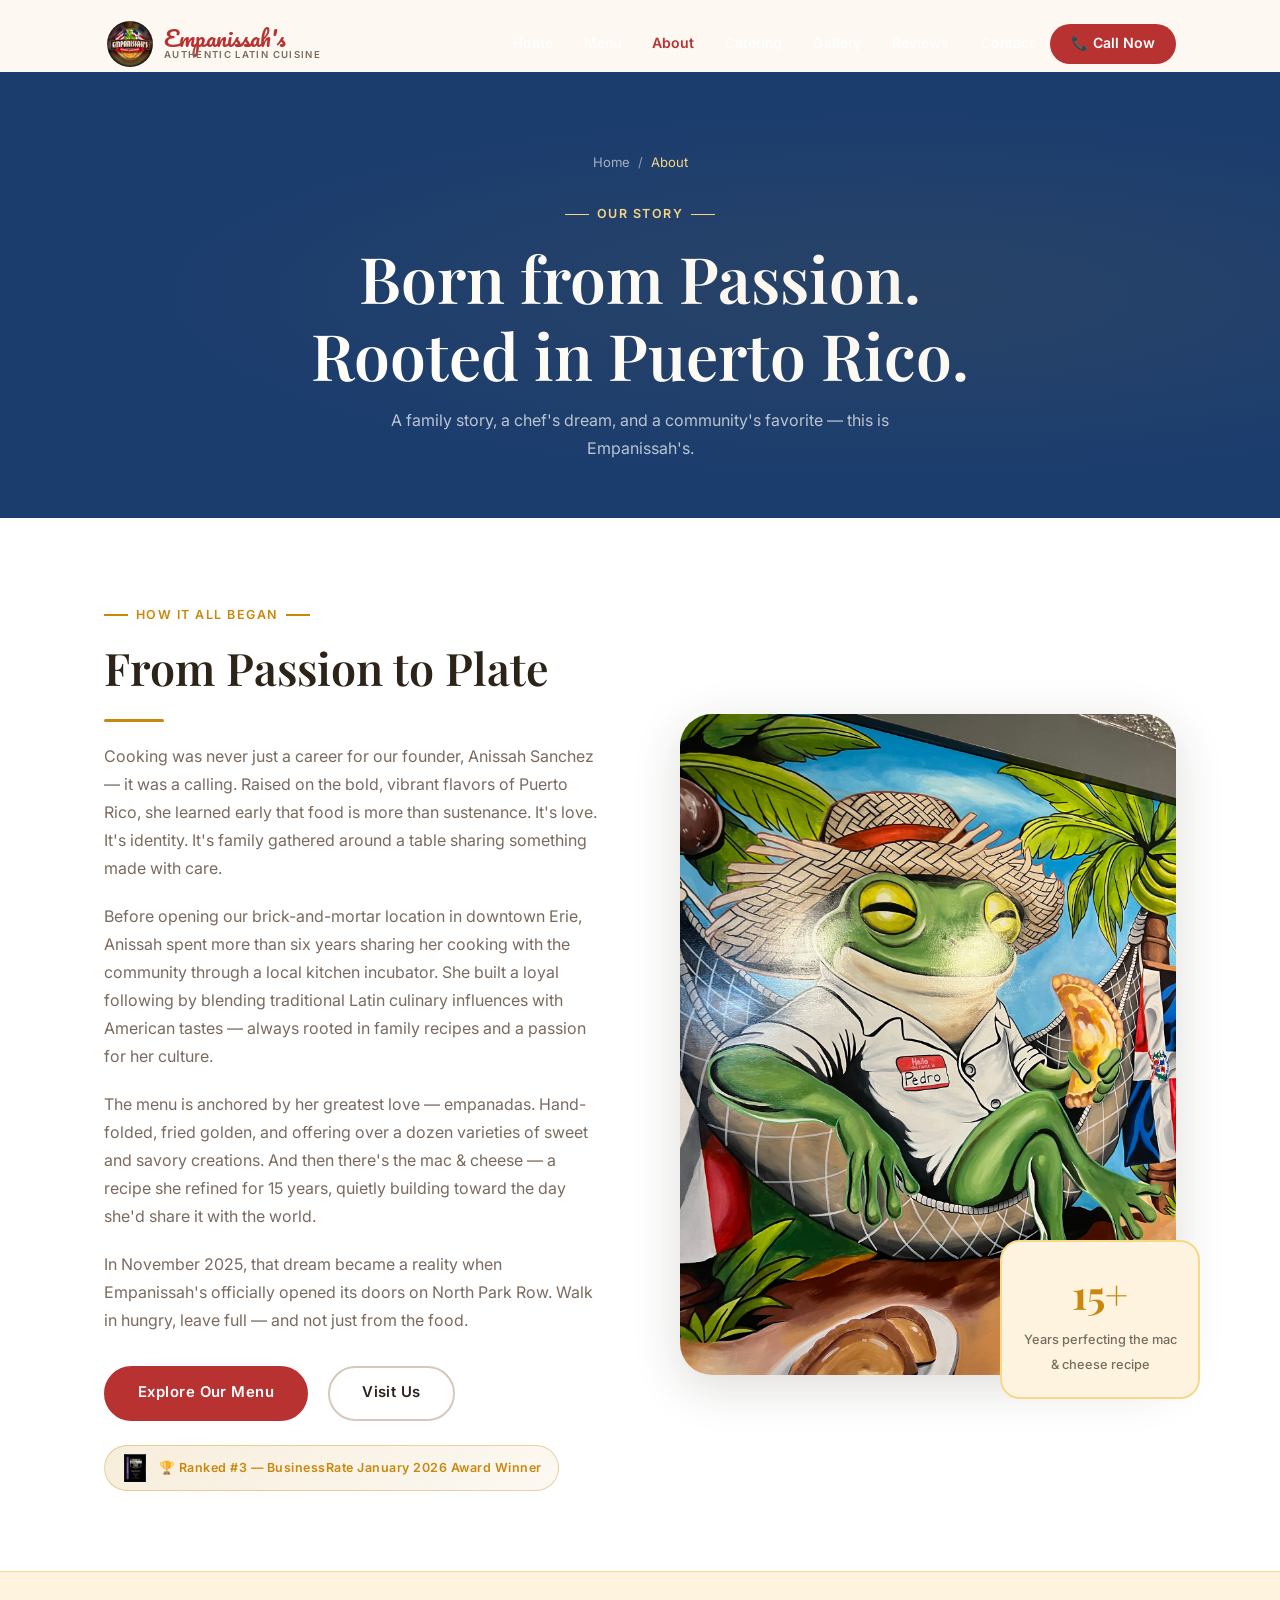
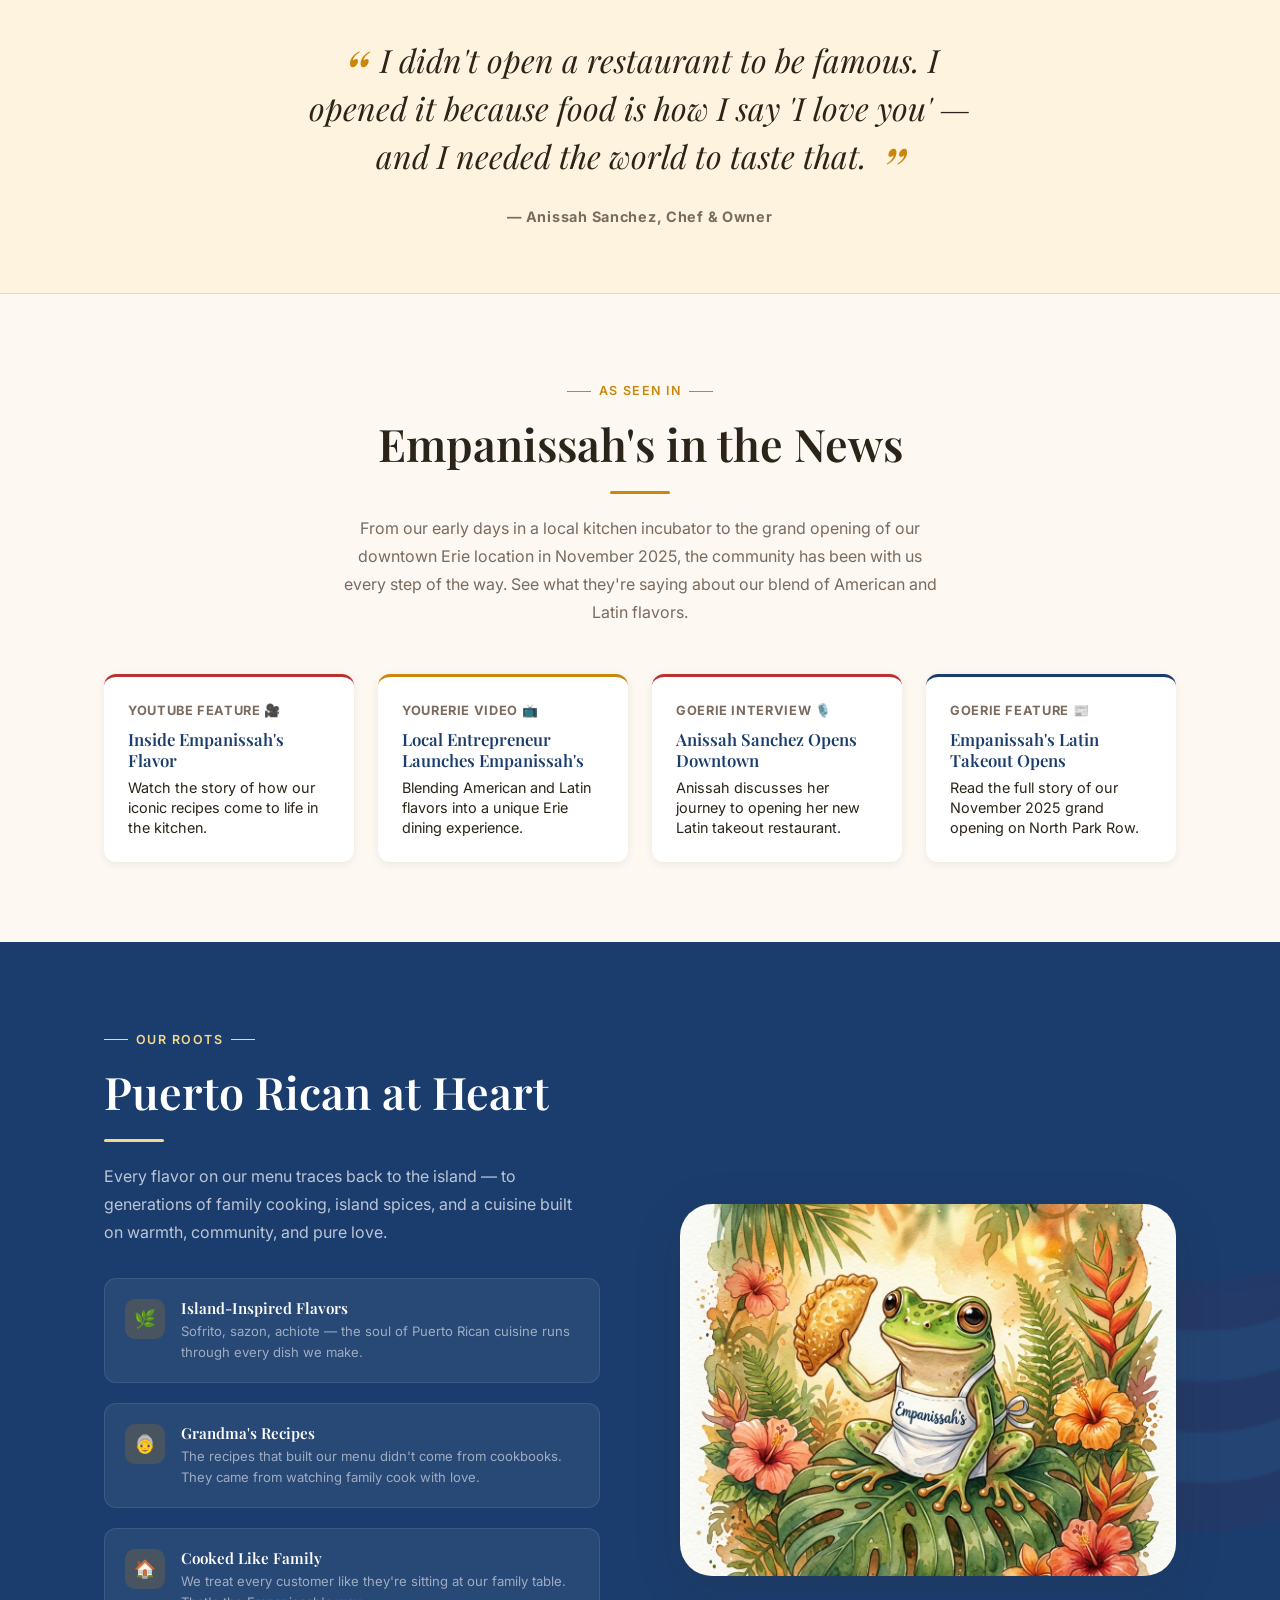
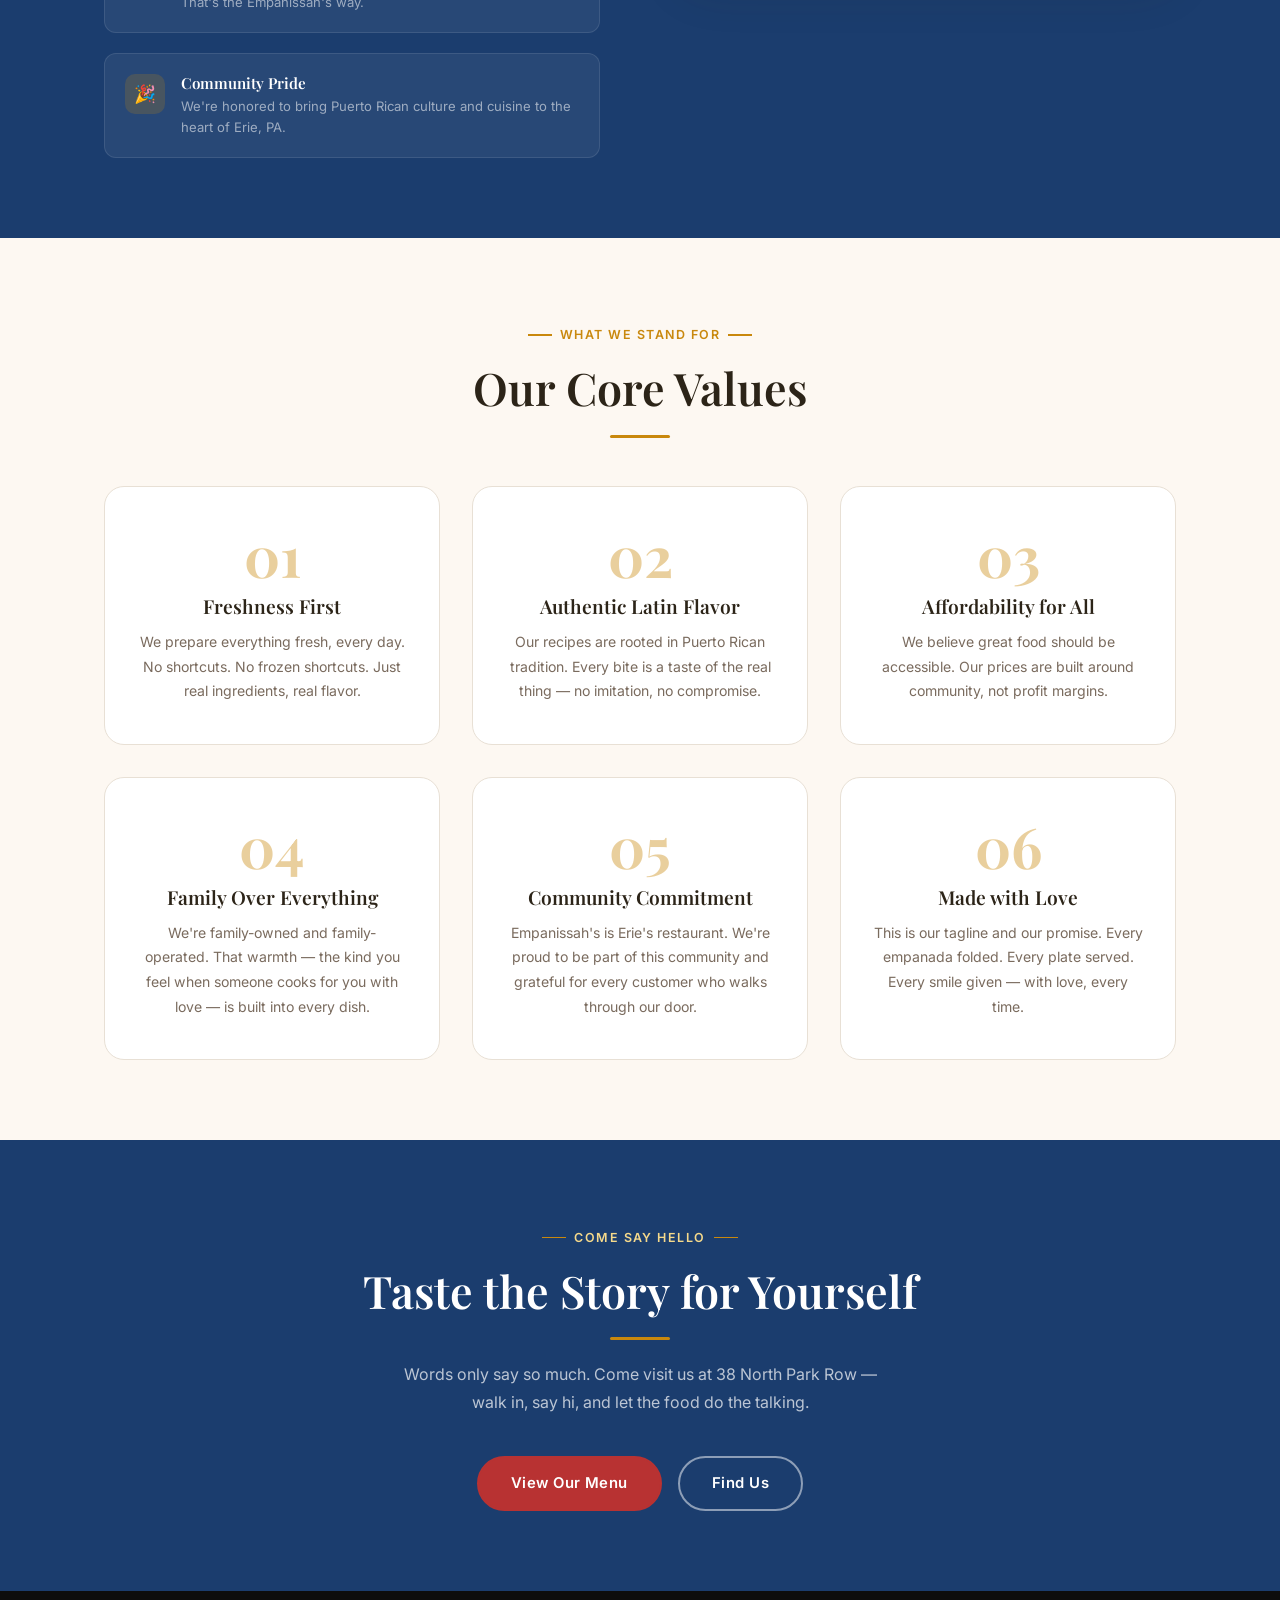
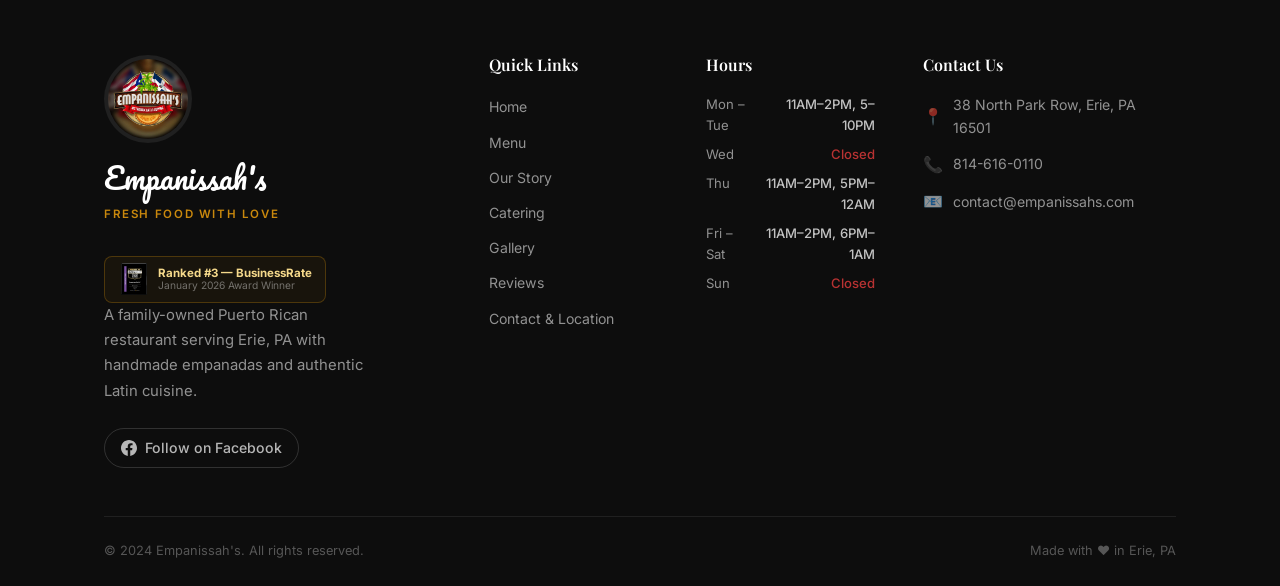
<file: about.html>
<!DOCTYPE html>
<html lang="en">
<head>
  <meta charset="UTF-8">
  <link rel="icon" href="assets/images/Logo.jpg" type="image/jpeg">
  <link rel="apple-touch-icon" href="assets/images/Logo.jpg">
  <meta name="viewport" content="width=device-width, initial-scale=1.0">
  <title>Our Story — Empanissah's | Family-Owned Puerto Rican Restaurant</title>
  <meta name="description" content="Learn the story behind Empanissah's — a family-owned Puerto Rican restaurant born from passion, built on tradition, and rooted in authentic Latin flavor in Erie, PA.">
  <link rel="stylesheet" href="css/main.css">
  <link rel="stylesheet" href="css/nav.css">
  <link rel="stylesheet" href="css/about.css">
</head>
<body class="about-page">

<nav class="site-nav scrolled" id="site-nav">
  <div class="nav-inner">
    <a href="index.html" class="nav-logo">
      <img src="assets/images/Logo.jpg" alt="Empanissah's Logo" class="nav-logo-img">
      <div class="nav-logo-text">
        <span class="logo-name" style="color:var(--red);">Empanissah's</span>
        <span class="logo-tag" style="color:var(--text-muted);">Authentic Latin Cuisine</span>
      </div>
    </a>
    <div class="nav-links">
      <a href="index.html">Home</a>
      <a href="menu.html">Menu</a>
      <a href="about.html" class="active">About</a>
      <a href="catering.html">Catering</a>
      <a href="gallery.html">Gallery</a>
      <a href="reviews.html">Reviews</a>
      <a href="contact.html">Contact</a>
      <a href="tel:8146160110" class="nav-cta">📞 Call Now</a>
    </div>
    <button class="nav-hamburger" id="hamburger" aria-label="Toggle menu"><span></span><span></span><span></span></button>
  </div>
  <div class="nav-mobile" id="nav-mobile">
    <div class="nav-mobile-inner">
      <a href="index.html">Home</a>
      <a href="menu.html">Menu</a>
      <a href="about.html" class="active">About</a>
      <a href="catering.html">Catering</a>
      <a href="gallery.html">Gallery</a>
      <a href="reviews.html">Reviews</a>
      <a href="contact.html">Contact &amp; Location</a>
      <a href="tel:8146160110" class="nav-mobile-cta">📞 Call Now — 814-616-0110</a>
    </div>
  </div>
</nav>

<div style="padding-top:72px;"></div>

<!-- Page Hero -->
<section class="page-hero">
  <div class="container">
    <nav class="breadcrumb"><a href="index.html">Home</a> / <span>About</span></nav>
    <div class="section-eyebrow" style="justify-content:center;">Our Story</div>
    <h1>Born from Passion.<br>Rooted in Puerto Rico.</h1>
    <p>A family story, a chef's dream, and a community's favorite — this is Empanissah's.</p>
  </div>
</section>

<!-- Chef Story -->
<section class="about-story">
  <div class="container">
    <div class="about-story-text">
      <div class="section-eyebrow reveal">How It All Began</div>
      <h2 class="reveal">From Passion to Plate</h2>
      <div class="divider divider-left reveal"></div>
      <p class="reveal">
        Cooking was never just a career for our founder, Anissah Sanchez — it was a calling. Raised on the bold, vibrant flavors of Puerto Rico, she learned early that food is more than sustenance. It's love. It's identity. It's family gathered around a table sharing something made with care.
      </p>
      <p class="reveal">
        Before opening our brick-and-mortar location in downtown Erie, Anissah spent more than six years sharing her cooking with the community through a local kitchen incubator. She built a loyal following by blending traditional Latin culinary influences with American tastes — always rooted in family recipes and a passion for her culture.
      </p>
      <p class="reveal">
        The menu is anchored by her greatest love — empanadas. Hand-folded, fried golden, and offering over a dozen varieties of sweet and savory creations. And then there's the mac & cheese — a recipe she refined for 15 years, quietly building toward the day she'd share it with the world.
      </p>
      <p class="reveal">
        In November 2025, that dream became a reality when Empanissah's officially opened its doors on North Park Row. Walk in hungry, leave full — and not just from the food.
      </p>
      <div style="margin-top:2rem;" class="reveal">
        <a href="menu.html" class="btn btn-primary">Explore Our Menu</a>
        <a href="contact.html" class="btn btn-outline-dark" style="margin-left:1rem;">Visit Us</a>
      </div>
      <div style="margin-top:1.5rem;" class="reveal">
        <div class="award-badge-inline">
          <img src="assets/images/Award.jpg" alt="BusinessRate Award 2026">
          🏆 Ranked #3 — BusinessRate January 2026 Award Winner
        </div>
      </div>
    </div>
    <div class="about-story-image reveal">
      <img src="assets/images/gmap1.jpg" alt="Inside Empanissah's warm dining room">
      <div class="about-story-accent">
        <span class="number">15+</span>
        <span class="label">Years perfecting the mac &amp; cheese recipe</span>
      </div>
    </div>
  </div>
</section>

<!-- Chef Quote -->
<div class="chef-statement">
  <div class="container">
    <p class="chef-quote reveal">
      I didn't open a restaurant to be famous. I opened it because food is how I say 'I love you' — and I needed the world to taste that.
    </p>
    <p class="chef-attribution reveal">— Anissah Sanchez, Chef &amp; Owner</p>
  </div>
</div>

<!-- In The Press -->
<section class="section" id="press" style="background:var(--cream);">
  <div class="container">
    <div class="text-center reveal" style="margin-bottom:3rem;">
      <div class="section-eyebrow" style="justify-content:center;">As Seen In</div>
      <h2>Empanissah's in the News</h2>
      <div class="divider"></div>
      <p style="max-width:600px;margin:0 auto;">From our early days in a local kitchen incubator to the grand opening of our downtown Erie location in November 2025, the community has been with us every step of the way. See what they're saying about our blend of American and Latin flavors.</p>
    </div>
    
    <div style="display:grid;grid-template-columns:repeat(auto-fit,minmax(250px,1fr));gap:1.5rem;" class="reveal">
      <!-- Press Item 1 -->
      <a href="https://www.youtube.com/watch?v=xwEvopsQfrc" target="_blank" rel="noopener" style="background:#fff;border-radius:var(--radius);padding:1.5rem;box-shadow:var(--shadow-sm);text-decoration:none;transition:transform 0.3s, box-shadow 0.3s;display:block;border-top:3px solid var(--red);" onmouseover="this.style.transform='translateY(-4px)';this.style.boxShadow='var(--shadow-md)';" onmouseout="this.style.transform='none';this.style.boxShadow='var(--shadow-sm)';">
        <div style="font-size:0.8rem;text-transform:uppercase;color:var(--text-muted);font-weight:700;margin-bottom:0.5rem;letter-spacing:0.05em;">YouTube Feature 🎥</div>
        <h4 style="color:var(--navy);margin-bottom:0.5rem;font-size:1.05rem;">Inside Empanissah's Flavor</h4>
        <p style="color:var(--text);font-size:0.9rem;margin:0;line-height:1.4;">Watch the story of how our iconic recipes come to life in the kitchen.</p>
      </a>
      
      <!-- Press Item 2 -->
      <a href="https://www.yourerie.com/video/local-entrepreneur-launches-empanissah-blending-american-and-latin-flavors/11225456/" target="_blank" rel="noopener" style="background:#fff;border-radius:var(--radius);padding:1.5rem;box-shadow:var(--shadow-sm);text-decoration:none;transition:transform 0.3s, box-shadow 0.3s;display:block;border-top:3px solid var(--gold);" onmouseover="this.style.transform='translateY(-4px)';this.style.boxShadow='var(--shadow-md)';" onmouseout="this.style.transform='none';this.style.boxShadow='var(--shadow-sm)';">
        <div style="font-size:0.8rem;text-transform:uppercase;color:var(--text-muted);font-weight:700;margin-bottom:0.5rem;letter-spacing:0.05em;">YourErie Video 📺</div>
        <h4 style="color:var(--navy);margin-bottom:0.5rem;font-size:1.05rem;">Local Entrepreneur Launches Empanissah's</h4>
        <p style="color:var(--text);font-size:0.9rem;margin:0;line-height:1.4;">Blending American and Latin flavors into a unique Erie dining experience.</p>
      </a>
      
      <!-- Press Item 3 -->
      <a href="https://www.goerie.com/videos/entertainment/dining/2025/11/12/anissah-sanchez-opens-latin-takeout-restaurant-empanissahs-downtown/87198710007/" target="_blank" rel="noopener" style="background:#fff;border-radius:var(--radius);padding:1.5rem;box-shadow:var(--shadow-sm);text-decoration:none;transition:transform 0.3s, box-shadow 0.3s;display:block;border-top:3px solid var(--red);" onmouseover="this.style.transform='translateY(-4px)';this.style.boxShadow='var(--shadow-md)';" onmouseout="this.style.transform='none';this.style.boxShadow='var(--shadow-sm)';">
        <div style="font-size:0.8rem;text-transform:uppercase;color:var(--text-muted);font-weight:700;margin-bottom:0.5rem;letter-spacing:0.05em;">GoErie Interview 🎙️</div>
        <h4 style="color:var(--navy);margin-bottom:0.5rem;font-size:1.05rem;">Anissah Sanchez Opens Downtown</h4>
        <p style="color:var(--text);font-size:0.9rem;margin:0;line-height:1.4;">Anissah discusses her journey to opening her new Latin takeout restaurant.</p>
      </a>

      <!-- Press Item 4 -->
      <a href="https://www.goerie.com/story/entertainment/dining/2025/11/12/empanissahs-restaurant-latin-takeout-opens-downtown/87129016007/?gnt-cfr=1&gca-cat=pp&gca-ds=override" target="_blank" rel="noopener" style="background:#fff;border-radius:var(--radius);padding:1.5rem;box-shadow:var(--shadow-sm);text-decoration:none;transition:transform 0.3s, box-shadow 0.3s;display:block;border-top:3px solid var(--navy);" onmouseover="this.style.transform='translateY(-4px)';this.style.boxShadow='var(--shadow-md)';" onmouseout="this.style.transform='none';this.style.boxShadow='var(--shadow-sm)';">
        <div style="font-size:0.8rem;text-transform:uppercase;color:var(--text-muted);font-weight:700;margin-bottom:0.5rem;letter-spacing:0.05em;">GoErie Feature 📰</div>
        <h4 style="color:var(--navy);margin-bottom:0.5rem;font-size:1.05rem;">Empanissah's Latin Takeout Opens</h4>
        <p style="color:var(--text);font-size:0.9rem;margin:0;line-height:1.4;">Read the full story of our November 2025 grand opening on North Park Row.</p>
      </a>
    </div>
  </div>
</section>

<!-- Puerto Rican Heritage -->
<section class="heritage-section">
  <div class="container">
    <div>
      <div class="section-eyebrow reveal">Our Roots</div>
      <h2 class="reveal">Puerto Rican at Heart</h2>
      <div class="divider divider-left reveal" style="background:var(--gold-light);"></div>
      <p class="reveal" style="max-width:480px;">Every flavor on our menu traces back to the island — to generations of family cooking, island spices, and a cuisine built on warmth, community, and pure love.</p>
      <div class="heritage-pillars">
        <div class="heritage-pillar reveal">
          <div class="heritage-pillar-icon">🌿</div>
          <div>
            <h4>Island-Inspired Flavors</h4>
            <p>Sofrito, sazon, achiote — the soul of Puerto Rican cuisine runs through every dish we make.</p>
          </div>
        </div>
        <div class="heritage-pillar reveal reveal-delay-1">
          <div class="heritage-pillar-icon">👵</div>
          <div>
            <h4>Grandma's Recipes</h4>
            <p>The recipes that built our menu didn't come from cookbooks. They came from watching family cook with love.</p>
          </div>
        </div>
        <div class="heritage-pillar reveal reveal-delay-2">
          <div class="heritage-pillar-icon">🏠</div>
          <div>
            <h4>Cooked Like Family</h4>
            <p>We treat every customer like they're sitting at our family table. That's the Empanissah's way.</p>
          </div>
        </div>
        <div class="heritage-pillar reveal reveal-delay-3">
          <div class="heritage-pillar-icon">🎉</div>
          <div>
            <h4>Community Pride</h4>
            <p>We're honored to bring Puerto Rican culture and cuisine to the heart of Erie, PA.</p>
          </div>
        </div>
      </div>
    </div>
    <div class="heritage-image reveal">
      <img src="assets/images/mural_frog.png" alt="Empanissah's tropical frog illustration — our Puerto Rican spirit">
    </div>
  </div>
</section>

<!-- Values -->
<section class="values-section">
  <div class="container text-center">
    <div class="section-eyebrow reveal" style="justify-content:center;">What We Stand For</div>
    <h2 class="reveal">Our Core Values</h2>
    <div class="divider reveal"></div>
    <div class="values-grid">
      <div class="value-card reveal">
        <div class="value-number">01</div>
        <h3>Freshness First</h3>
        <p>We prepare everything fresh, every day. No shortcuts. No frozen shortcuts. Just real ingredients, real flavor.</p>
      </div>
      <div class="value-card reveal reveal-delay-1">
        <div class="value-number">02</div>
        <h3>Authentic Latin Flavor</h3>
        <p>Our recipes are rooted in Puerto Rican tradition. Every bite is a taste of the real thing — no imitation, no compromise.</p>
      </div>
      <div class="value-card reveal reveal-delay-2">
        <div class="value-number">03</div>
        <h3>Affordability for All</h3>
        <p>We believe great food should be accessible. Our prices are built around community, not profit margins.</p>
      </div>
      <div class="value-card reveal">
        <div class="value-number">04</div>
        <h3>Family Over Everything</h3>
        <p>We're family-owned and family-operated. That warmth — the kind you feel when someone cooks for you with love — is built into every dish.</p>
      </div>
      <div class="value-card reveal reveal-delay-1">
        <div class="value-number">05</div>
        <h3>Community Commitment</h3>
        <p>Empanissah's is Erie's restaurant. We're proud to be part of this community and grateful for every customer who walks through our door.</p>
      </div>
      <div class="value-card reveal reveal-delay-2">
        <div class="value-number">06</div>
        <h3>Made with Love</h3>
        <p>This is our tagline and our promise. Every empanada folded. Every plate served. Every smile given — with love, every time.</p>
      </div>
    </div>
  </div>
</section>

<!-- CTA -->
<section class="section" style="background:var(--navy);text-align:center;">
  <div class="container">
    <div class="section-eyebrow reveal" style="justify-content:center;color:var(--gold-light);">Come Say Hello</div>
    <h2 style="color:var(--white);" class="reveal">Taste the Story for Yourself</h2>
    <div class="divider reveal"></div>
    <p style="color:rgba(255,255,255,0.7);max-width:500px;margin:0 auto 2.5rem;" class="reveal">Words only say so much. Come visit us at 38 North Park Row — walk in, say hi, and let the food do the talking.</p>
    <div style="display:flex;gap:1rem;justify-content:center;flex-wrap:wrap;" class="reveal">
      <a href="menu.html" class="btn btn-primary">View Our Menu</a>
      <a href="contact.html" class="btn btn-secondary">Find Us</a>
    </div>
  </div>
</section>

<!-- Footer -->
<footer class="site-footer">
  <div class="container">
    <div class="footer-grid">
      <div class="footer-brand">
        <img src="assets/images/Logo.jpg" alt="Empanissah's Logo" style="width:88px;height:88px;object-fit:contain;border-radius:50%;background:rgba(255,255,255,0.08);padding:4px;margin-bottom:0.75rem;display:block;">
        <span class="logo-name">Empanissah's</span>
        <span class="logo-tag">Fresh food with love</span>
        <div class="footer-award">
          <img src="assets/images/Award.jpg" alt="BusinessRate Award">
          <div class="footer-award-text">
            <strong>Ranked #3 — BusinessRate</strong>
            <span>January 2026 Award Winner</span>
          </div>
        </div>
        <p>A family-owned Puerto Rican restaurant serving Erie, PA with handmade empanadas and authentic Latin cuisine.</p>
        <div class="footer-social">
          <a href="https://www.facebook.com/people/Empanissahs/61561961867814/" target="_blank" rel="noopener">
            <svg width="16" height="16" viewBox="0 0 24 24" fill="currentColor"><path d="M24 12.073c0-6.627-5.373-12-12-12s-12 5.373-12 12c0 5.99 4.388 10.954 10.125 11.854v-8.385H7.078v-3.47h3.047V9.43c0-3.007 1.792-4.669 4.533-4.669 1.312 0 2.686.235 2.686.235v2.953H15.83c-1.491 0-1.956.925-1.956 1.874v2.25h3.328l-.532 3.47h-2.796v8.385C19.612 23.027 24 18.062 24 12.073z"/></svg>
            Follow on Facebook
          </a>
        </div>
      </div>
      <div class="footer-col">
        <h4>Quick Links</h4>
        <ul>
          <li><a href="index.html">Home</a></li>
          <li><a href="menu.html">Menu</a></li>
          <li><a href="about.html">Our Story</a></li>
          <li><a href="catering.html">Catering</a></li>
          <li><a href="gallery.html">Gallery</a></li>
          <li><a href="reviews.html">Reviews</a></li>
          <li><a href="contact.html">Contact &amp; Location</a></li>
        </ul>
      </div>
      <div class="footer-col">
        <h4>Hours</h4>
        <div class="footer-hours">
          <div class="hour-row"><span class="day">Mon – Tue</span><span class="time">11AM–2PM, 5–10PM</span></div>
          <div class="hour-row"><span class="day">Wed</span><span class="time closed">Closed</span></div>
          <div class="hour-row"><span class="day">Thu</span><span class="time">11AM–2PM, 5PM–12AM</span></div>
          <div class="hour-row"><span class="day">Fri – Sat</span><span class="time">11AM–2PM, 6PM–1AM</span></div>
          <div class="hour-row"><span class="day">Sun</span><span class="time closed">Closed</span></div>
        </div>
      </div>
      <div class="footer-col">
        <h4>Contact Us</h4>
        <div class="footer-contact">
          <a href="https://maps.google.com/?q=38+North+Park+Row,+Erie,+PA+16501" target="_blank"><span class="icon">📍</span> 38 North Park Row, Erie, PA 16501</a>
          <a href="tel:8146160110"><span class="icon">📞</span> 814-616-0110</a>
          <a href="mailto:contact@empanissahs.com"><span class="icon">📧</span> contact@empanissahs.com</a>
        </div>
      </div>
    </div>
    <div class="footer-bottom">
      <span>© 2024 Empanissah's. All rights reserved.</span>
      <span>Made with ❤️ in Erie, PA</span>
    </div>
  </div>
</footer>

<script src="js/main.js"></script>
</body>
</html>
</file>
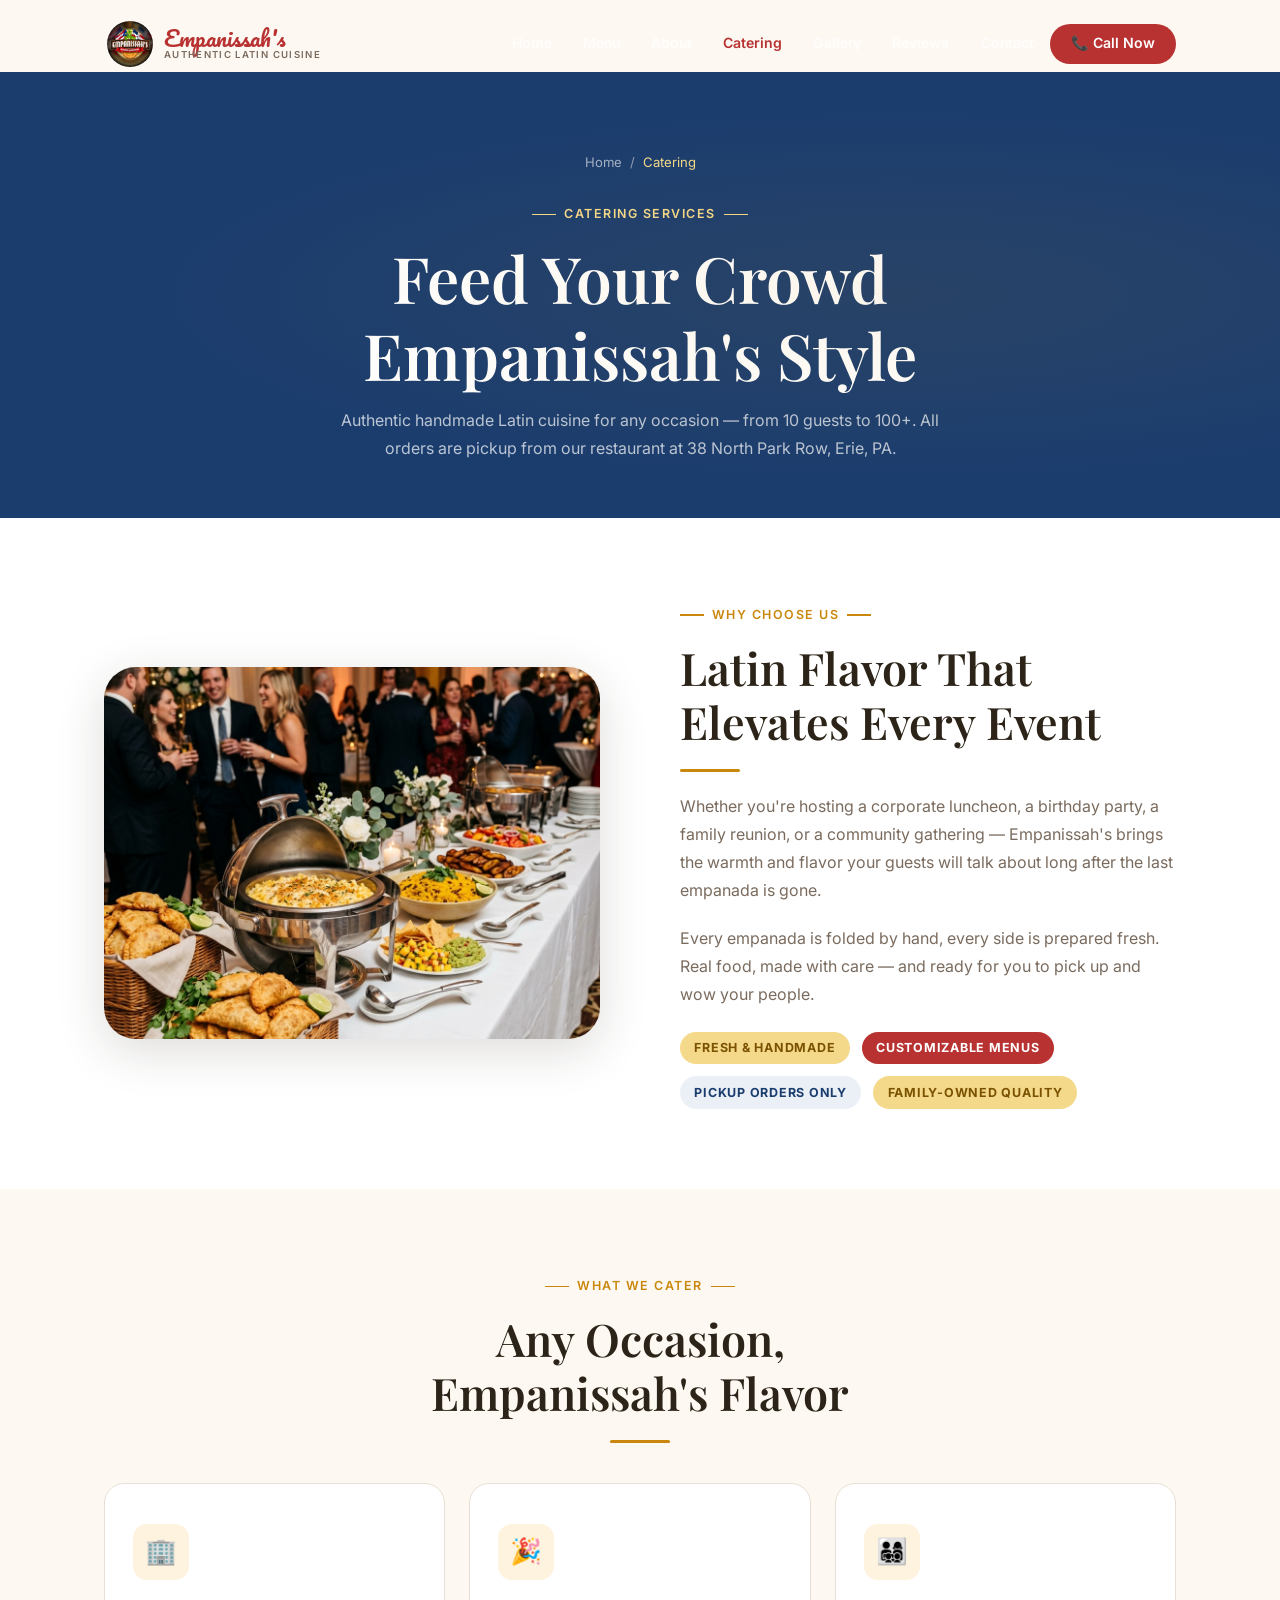
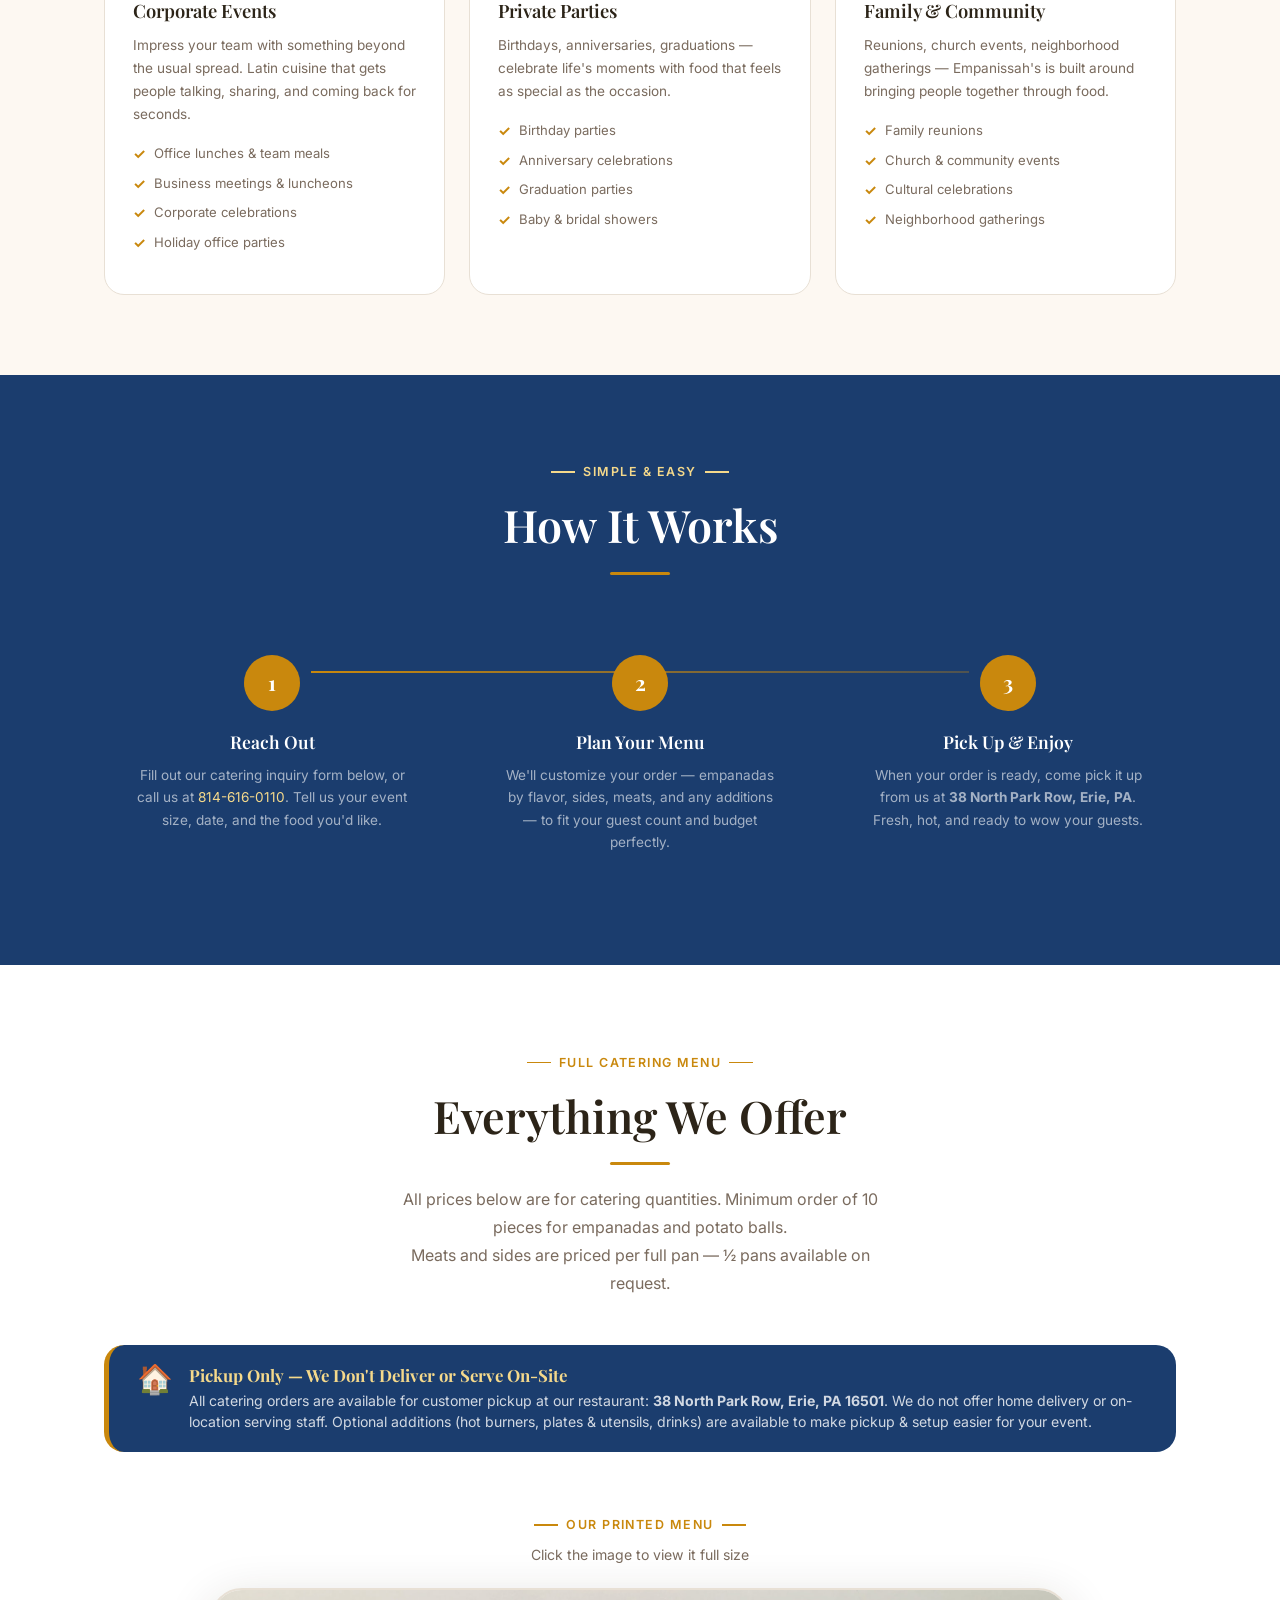
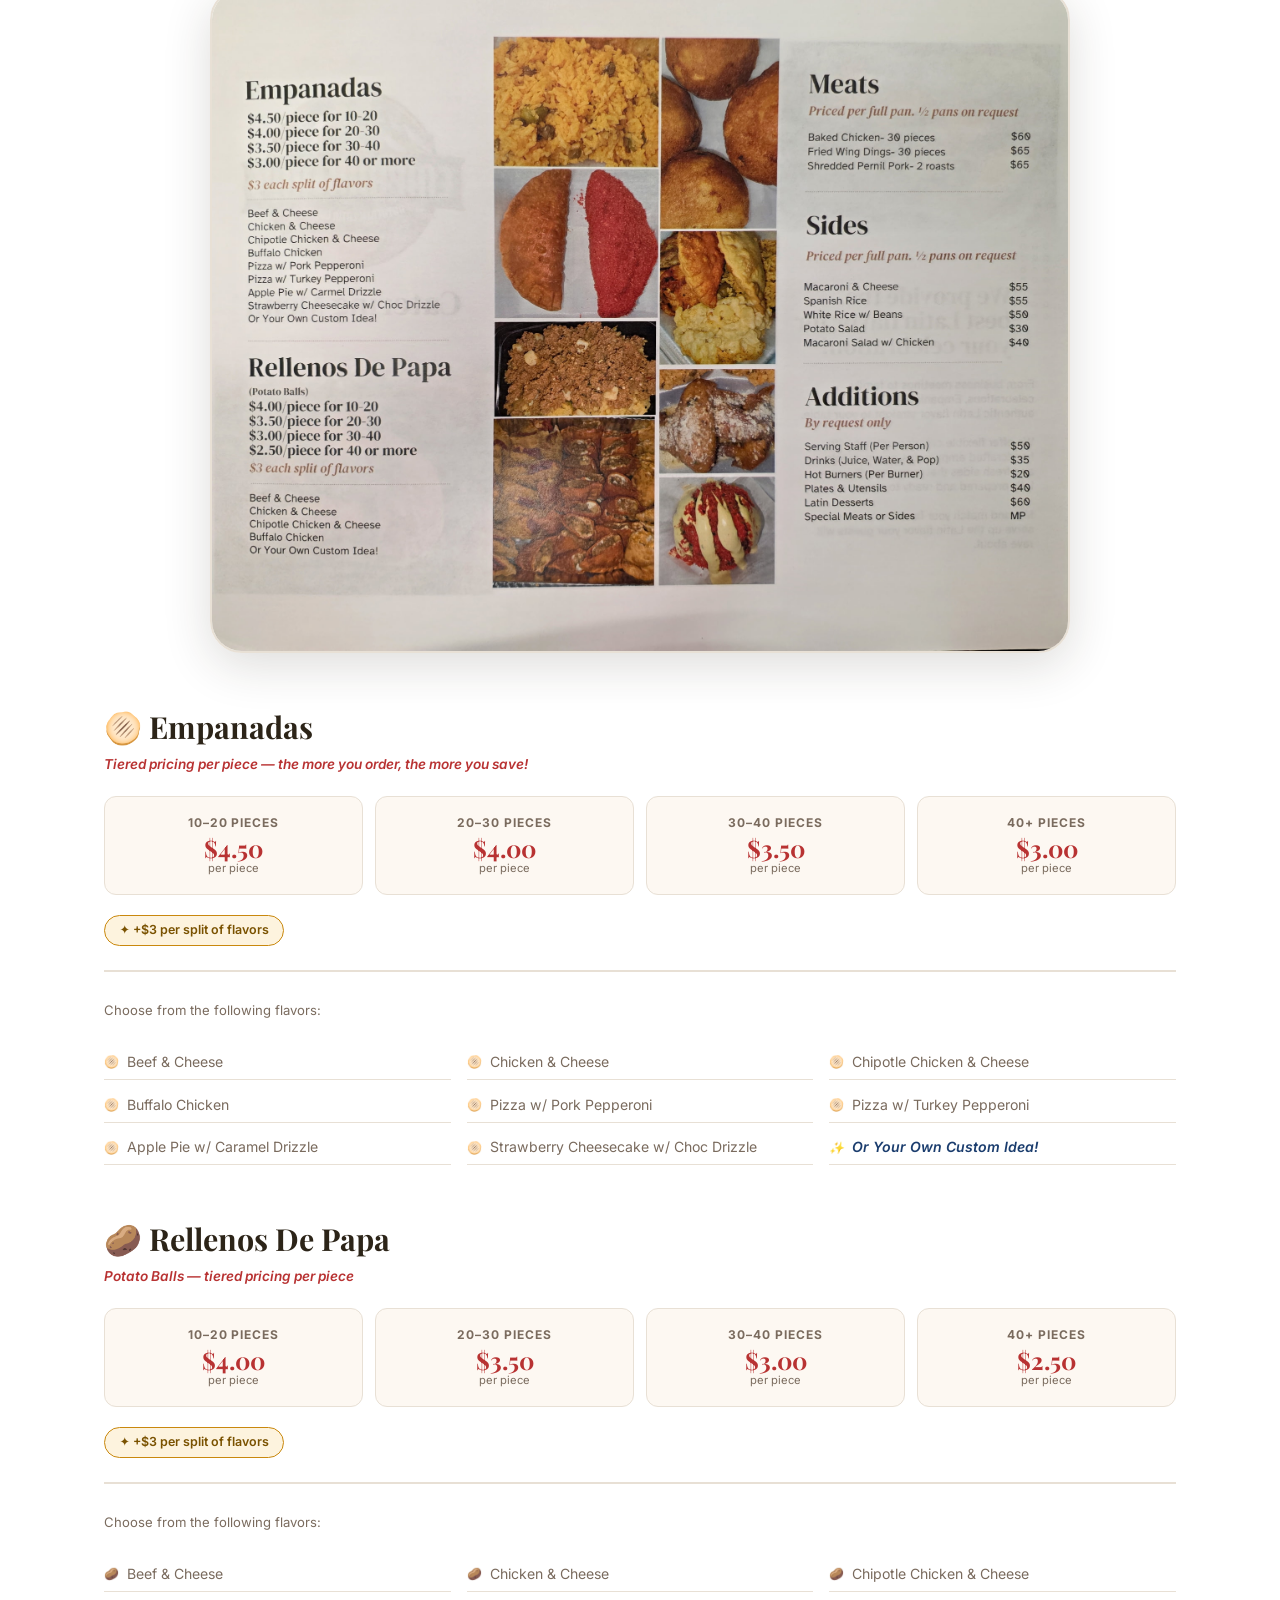
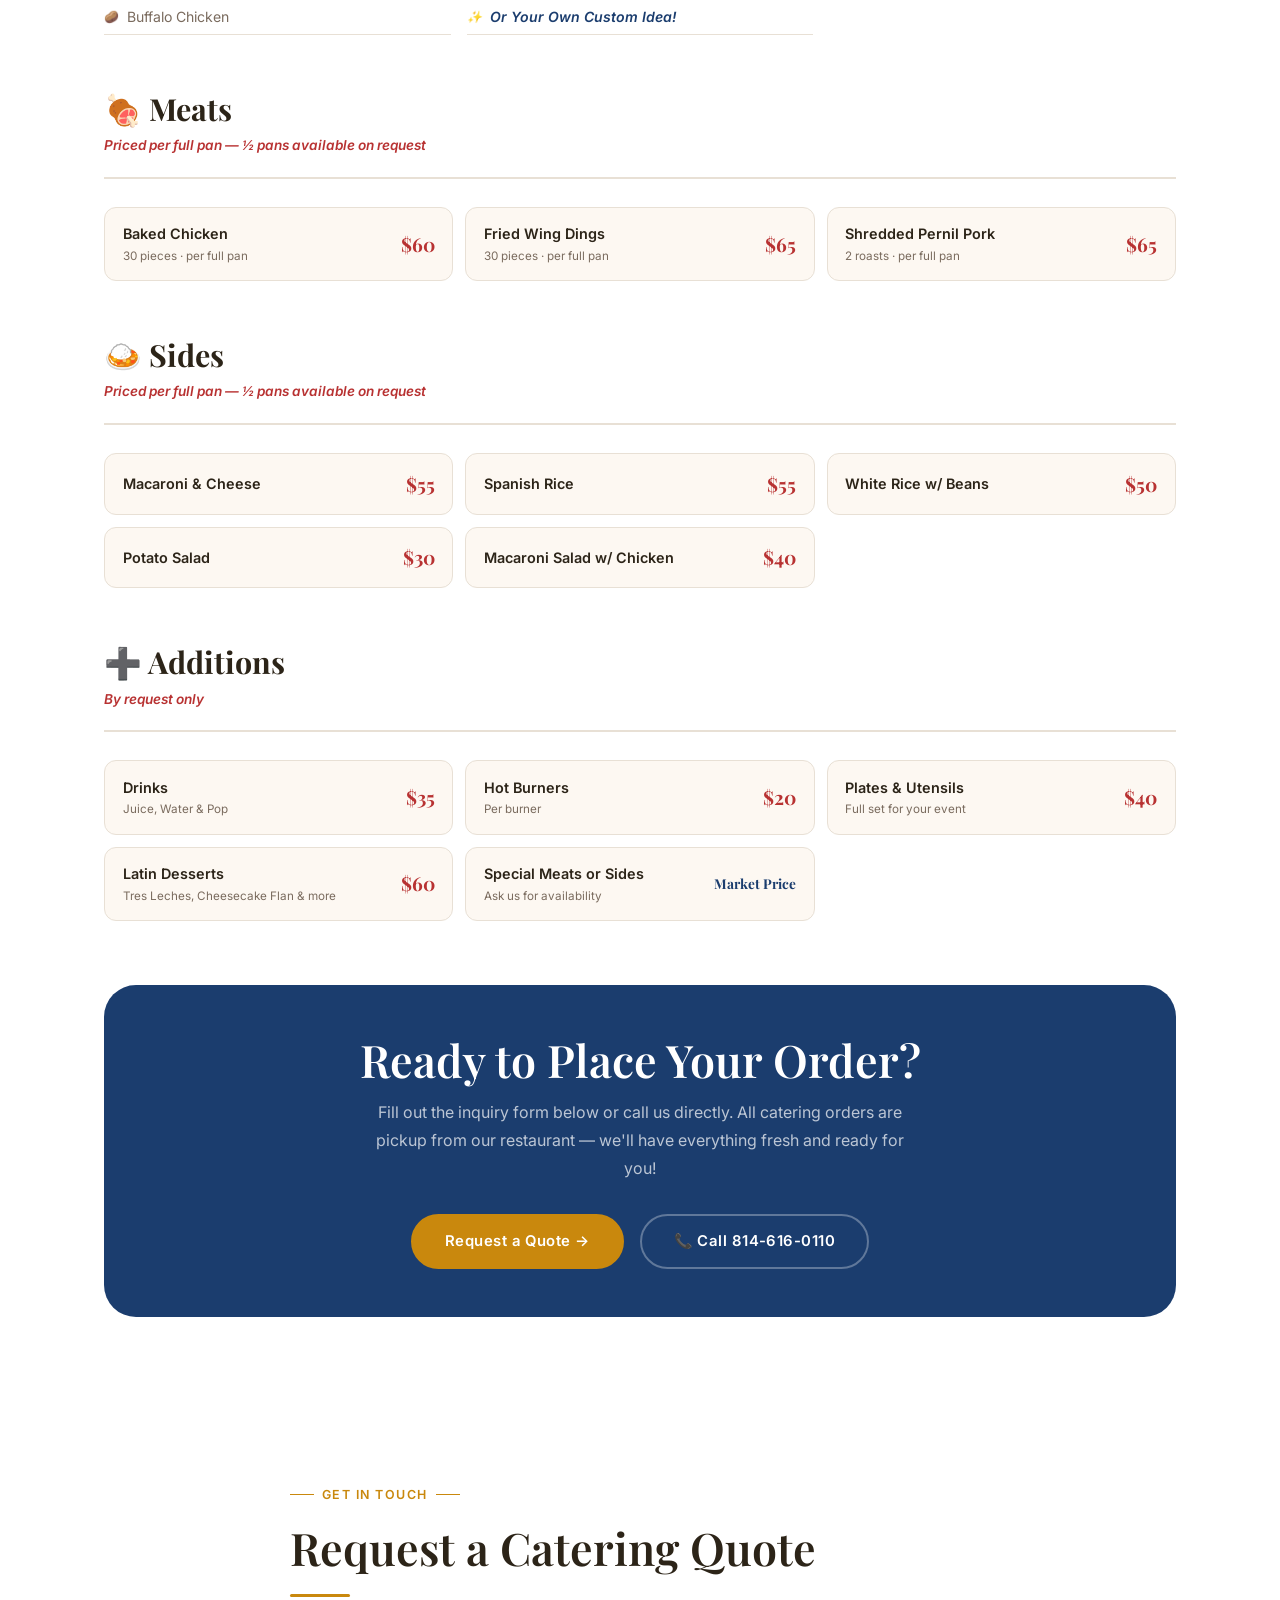
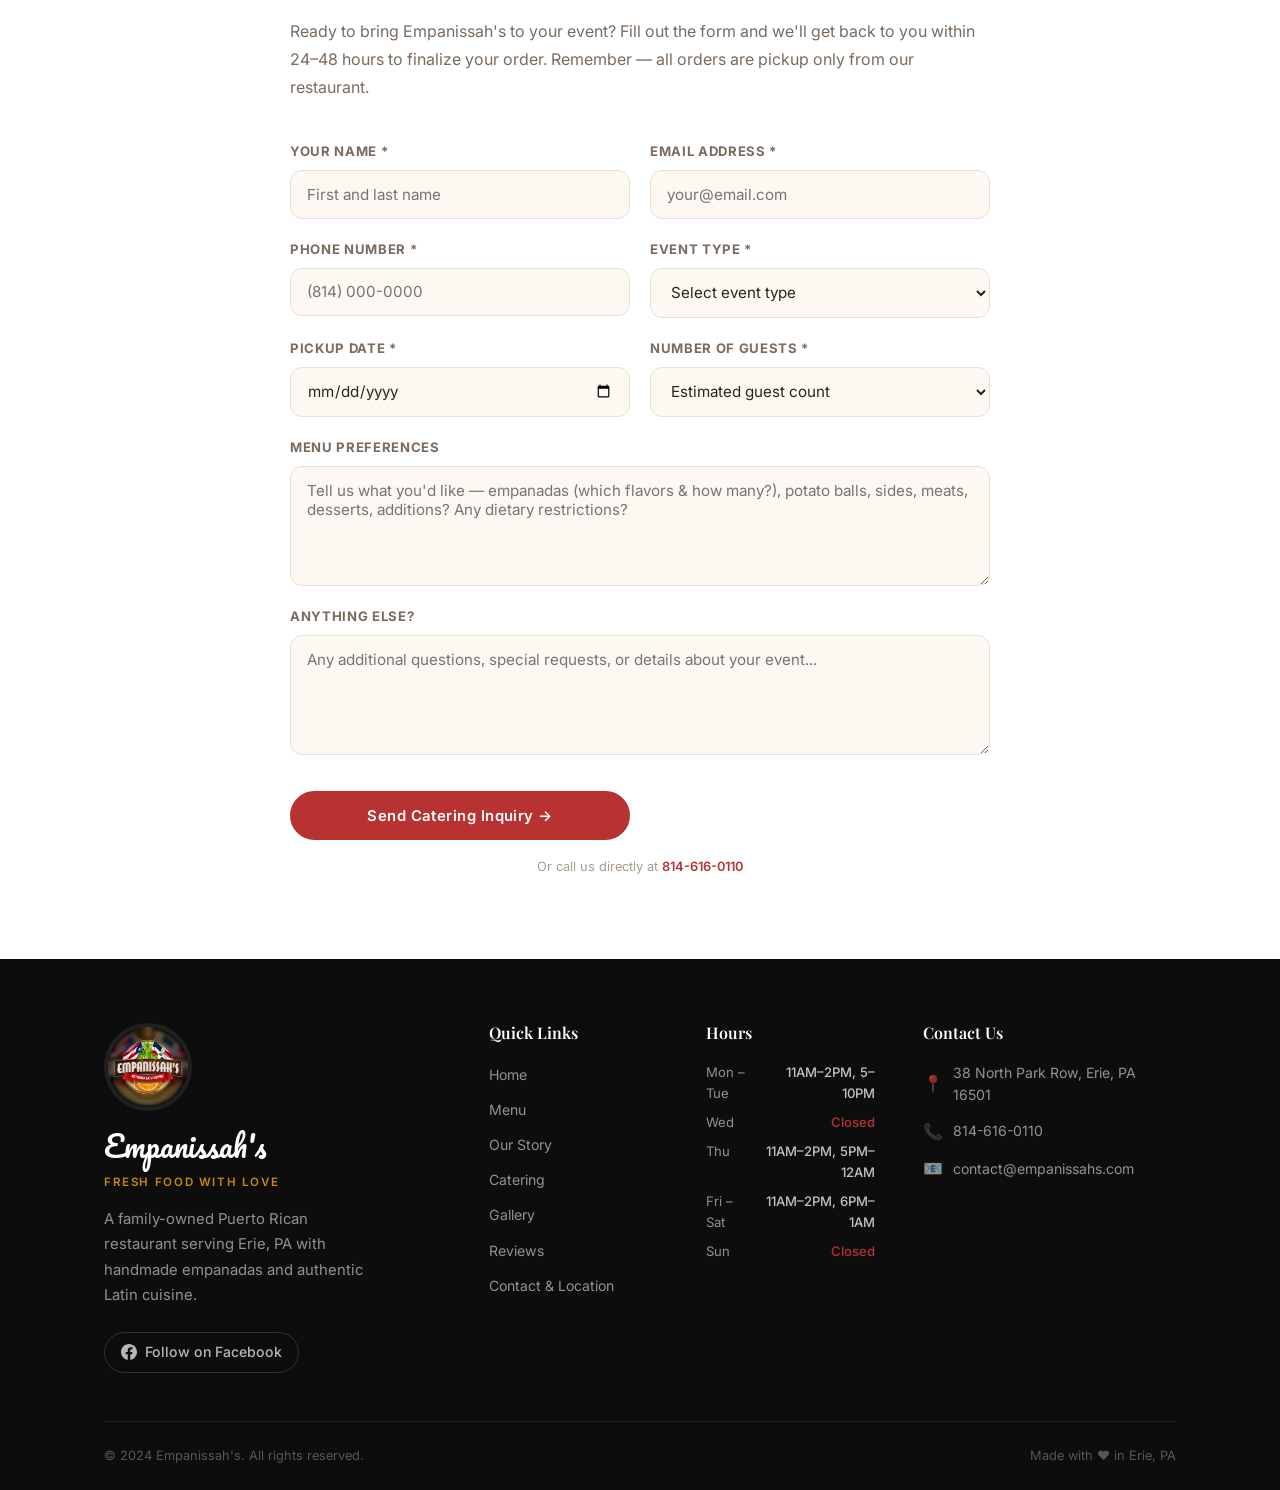
<file: catering.html>
<!DOCTYPE html>
<html lang="en">
<head>
  <meta charset="UTF-8">
  <link rel="icon" href="assets/images/Logo.jpg" type="image/jpeg">
  <link rel="apple-touch-icon" href="assets/images/Logo.jpg">
  <meta name="viewport" content="width=device-width, initial-scale=1.0">
  <title>Catering — Empanissah's | Latin Cuisine for Your Event</title>
  <meta name="description" content="Book Empanissah's for catering — authentic Puerto Rican and Latin cuisine for corporate events, family gatherings, parties, and celebrations in Erie, PA. Pickup only.">
  <link rel="stylesheet" href="css/main.css">
  <link rel="stylesheet" href="css/nav.css">
  <link rel="stylesheet" href="css/pages.css">
  <style>
    /* ── CATERING MENU STYLES ── */
    .catering-menu-section { background: var(--white); }
    .catering-menu-section .container { max-width: var(--container); margin: 0 auto; padding: 5rem var(--section-px); }

    .pickup-notice {
      display: flex;
      align-items: flex-start;
      gap: 1rem;
      background: var(--navy);
      color: #fff;
      border-radius: var(--radius-lg);
      padding: 1.25rem 1.75rem;
      margin-bottom: 3.5rem;
      border-left: 5px solid var(--gold);
    }
    .pickup-notice-icon { font-size: 1.8rem; line-height: 1; flex-shrink: 0; }
    .pickup-notice h4 { font-family: var(--font-heading); font-size: 1.05rem; font-weight: 700; color: var(--gold-light); margin-bottom: 0.25rem; }
    .pickup-notice p { font-size: 0.88rem; color: rgba(255,255,255,0.8); line-height: 1.5; margin: 0; }

    .catering-category { margin-bottom: 3.5rem; }
    .catering-category-header {
      display: flex;
      align-items: center;
      gap: 1rem;
      margin-bottom: 0.5rem;
    }
    .catering-category-header h2 {
      font-family: var(--font-heading);
      font-size: 1.9rem;
      font-weight: 700;
      color: var(--text);
      margin: 0;
    }
    .catering-category-sub {
      font-size: 0.85rem;
      font-style: italic;
      color: var(--red);
      font-weight: 600;
      margin-bottom: 1.25rem;
    }
    .catering-category-note {
      font-size: 0.82rem;
      color: var(--text-muted);
      margin-bottom: 1.5rem;
    }
    .catering-divider { border: none; border-top: 2px solid var(--border); margin-bottom: 1.75rem; }

    /* Tiered pricing table */
    .tiered-pricing {
      display: grid;
      grid-template-columns: repeat(4, 1fr);
      gap: 0.75rem;
      margin-bottom: 1.25rem;
    }
    .tier-box {
      background: var(--cream);
      border: 1px solid var(--border);
      border-radius: var(--radius);
      padding: 1rem;
      text-align: center;
      transition: all var(--transition);
    }
    .tier-box:hover { border-color: var(--gold); transform: translateY(-2px); box-shadow: var(--shadow-sm); }
    .tier-qty { font-size: 0.75rem; font-weight: 700; text-transform: uppercase; letter-spacing: 0.08em; color: var(--text-muted); margin-bottom: 0.25rem; }
    .tier-price { font-family: var(--font-heading); font-size: 1.5rem; font-weight: 700; color: var(--red); line-height: 1; }
    .tier-unit { font-size: 0.7rem; color: var(--text-muted); }

    .split-note {
      display: inline-flex;
      align-items: center;
      gap: 0.4rem;
      background: var(--gold-soft);
      border: 1px solid var(--gold);
      border-radius: 100px;
      padding: 0.3rem 0.9rem;
      font-size: 0.78rem;
      font-weight: 600;
      color: #7A5200;
      margin-bottom: 1.5rem;
    }

    /* Flavors list */
    .flavors-list {
      display: grid;
      grid-template-columns: repeat(3, 1fr);
      gap: 0.5rem 1rem;
      margin-bottom: 0;
    }
    .flavor-item {
      display: flex;
      align-items: center;
      gap: 0.5rem;
      font-size: 0.88rem;
      color: var(--text-muted);
      padding: 0.35rem 0;
      border-bottom: 1px solid var(--border);
    }
    .flavor-item::before { content: '🫓'; font-size: 0.75rem; flex-shrink: 0; }
    .flavor-item.potato::before { content: '🥔'; }
    .flavor-item.custom { color: var(--navy); font-weight: 600; font-style: italic; }
    .flavor-item.custom::before { content: '✨'; }

    @media (max-width: 768px) {
      .tiered-pricing { grid-template-columns: repeat(2, 1fr); }
      .flavors-list { grid-template-columns: 1fr 1fr; }
    }
    @media (max-width: 480px) {
      .tiered-pricing { grid-template-columns: 1fr 1fr; }
      .flavors-list { grid-template-columns: 1fr; }
    }

    /* Per-pan items grid (meats, sides, additions) */
    .catering-items-grid {
      display: grid;
      grid-template-columns: repeat(3, 1fr);
      gap: 0.75rem;
    }
    .catering-item-row {
      display: flex;
      justify-content: space-between;
      align-items: center;
      background: var(--cream);
      border: 1px solid var(--border);
      border-radius: var(--radius);
      padding: 0.9rem 1.1rem;
      transition: all var(--transition);
    }
    .catering-item-row:hover { border-color: var(--gold); box-shadow: var(--shadow-sm); transform: translateY(-2px); }
    .catering-item-row .item-name { font-size: 0.9rem; font-weight: 600; color: var(--text); }
    .catering-item-row .item-detail { font-size: 0.73rem; color: var(--text-muted); margin-top: 0.1rem; }
    .catering-item-row .item-price { font-family: var(--font-heading); font-size: 1.2rem; font-weight: 700; color: var(--red); white-space: nowrap; }
    .catering-item-row .item-price.mp { font-size: 0.85rem; color: var(--navy); }

    @media (max-width: 900px) { .catering-items-grid { grid-template-columns: 1fr 1fr; } }
    @media (max-width: 560px) { .catering-items-grid { grid-template-columns: 1fr; } }

    /* CTA banner */
    .catering-cta-banner {
      background: var(--navy);
      border-radius: var(--radius-xl);
      padding: 3rem 2.5rem;
      text-align: center;
      margin-top: 4rem;
    }
    .catering-cta-banner h2 { color: var(--white); margin-bottom: 0.75rem; }
    .catering-cta-banner p { color: rgba(255,255,255,0.7); max-width: 540px; margin: 0 auto 2rem; }
    .catering-cta-banner .btn-row { display: flex; flex-wrap: wrap; gap: 1rem; justify-content: center; }
  </style>
</head>
<body class="catering-page">

<nav class="site-nav scrolled" id="site-nav">
  <div class="nav-inner">
    <a href="index.html" class="nav-logo">
      <img src="assets/images/Logo.jpg" alt="Empanissah's Logo" class="nav-logo-img">
      <div class="nav-logo-text">
        <span class="logo-name" style="color:var(--red);">Empanissah's</span>
        <span class="logo-tag" style="color:var(--text-muted);">Authentic Latin Cuisine</span>
      </div>
    </a>
    <div class="nav-links">
      <a href="index.html">Home</a>
      <a href="menu.html">Menu</a>
      <a href="about.html">About</a>
      <a href="catering.html" class="active">Catering</a>
      <a href="gallery.html">Gallery</a>
      <a href="reviews.html">Reviews</a>
      <a href="contact.html">Contact</a>
      <a href="tel:8146160110" class="nav-cta">📞 Call Now</a>
    </div>
    <button class="nav-hamburger" id="hamburger" aria-label="Toggle menu"><span></span><span></span><span></span></button>
  </div>
  <div class="nav-mobile" id="nav-mobile">
    <div class="nav-mobile-inner">
      <a href="index.html">Home</a>
      <a href="menu.html">Menu</a>
      <a href="about.html">About</a>
      <a href="catering.html" class="active">Catering</a>
      <a href="gallery.html">Gallery</a>
      <a href="reviews.html">Reviews</a>
      <a href="contact.html">Contact &amp; Location</a>
      <a href="tel:8146160110" class="nav-mobile-cta">📞 Call Now — 814-616-0110</a>
    </div>
  </div>
</nav>

<div style="padding-top:72px;"></div>

<!-- Page Hero -->
<section class="page-hero">
  <div class="container">
    <nav class="breadcrumb"><a href="index.html">Home</a> / <span>Catering</span></nav>
    <div class="section-eyebrow" style="justify-content:center;">Catering Services</div>
    <h1>Feed Your Crowd<br>Empanissah's Style</h1>
    <p>Authentic handmade Latin cuisine for any occasion — from 10 guests to 100+. All orders are pickup from our restaurant at 38 North Park Row, Erie, PA.</p>
  </div>
</section>

<!-- Intro -->
<section class="catering-intro">
  <div class="container">
    <div class="catering-intro-image reveal">
      <img src="assets/images/catering.png" alt="Empanissah's catering spread">
    </div>
    <div class="catering-intro-text">
      <div class="section-eyebrow reveal">Why Choose Us</div>
      <h2 class="reveal">Latin Flavor That<br>Elevates Every Event</h2>
      <div class="divider divider-left reveal"></div>
      <p class="reveal">
        Whether you're hosting a corporate luncheon, a birthday party, a family reunion, or a community gathering — Empanissah's brings the warmth and flavor your guests will talk about long after the last empanada is gone.
      </p>
      <p class="reveal">
        Every empanada is folded by hand, every side is prepared fresh. Real food, made with care — and ready for you to pick up and wow your people.
      </p>
      <div style="display:flex;flex-wrap:wrap;gap:0.75rem;margin-top:1.5rem;" class="reveal">
        <span class="badge badge-gold" style="font-size:0.78rem;padding:0.4rem 0.9rem;">Fresh &amp; Handmade</span>
        <span class="badge badge-red" style="font-size:0.78rem;padding:0.4rem 0.9rem;">Customizable Menus</span>
        <span class="badge badge-navy" style="font-size:0.78rem;padding:0.4rem 0.9rem;">Pickup Orders Only</span>
        <span class="badge badge-gold" style="font-size:0.78rem;padding:0.4rem 0.9rem;">Family-Owned Quality</span>
      </div>
    </div>
  </div>
</section>

<!-- Event Types -->
<section class="section catering-types">
  <div class="container">
    <div class="text-center reveal">
      <div class="section-eyebrow" style="justify-content:center;">What We Cater</div>
      <h2>Any Occasion,<br>Empanissah's Flavor</h2>
      <div class="divider"></div>
    </div>
    <div class="catering-types-grid">
      <div class="catering-type-card reveal">
        <div class="catering-type-icon">🏢</div>
        <h3>Corporate Events</h3>
        <p>Impress your team with something beyond the usual spread. Latin cuisine that gets people talking, sharing, and coming back for seconds.</p>
        <ul class="catering-type-list">
          <li>Office lunches &amp; team meals</li>
          <li>Business meetings &amp; luncheons</li>
          <li>Corporate celebrations</li>
          <li>Holiday office parties</li>
        </ul>
      </div>
      <div class="catering-type-card reveal reveal-delay-1">
        <div class="catering-type-icon">🎉</div>
        <h3>Private Parties</h3>
        <p>Birthdays, anniversaries, graduations — celebrate life's moments with food that feels as special as the occasion.</p>
        <ul class="catering-type-list">
          <li>Birthday parties</li>
          <li>Anniversary celebrations</li>
          <li>Graduation parties</li>
          <li>Baby &amp; bridal showers</li>
        </ul>
      </div>
      <div class="catering-type-card reveal reveal-delay-2">
        <div class="catering-type-icon">👨‍👩‍👧‍👦</div>
        <h3>Family &amp; Community</h3>
        <p>Reunions, church events, neighborhood gatherings — Empanissah's is built around bringing people together through food.</p>
        <ul class="catering-type-list">
          <li>Family reunions</li>
          <li>Church &amp; community events</li>
          <li>Cultural celebrations</li>
          <li>Neighborhood gatherings</li>
        </ul>
      </div>
    </div>
  </div>
</section>

<!-- How It Works -->
<section class="catering-steps">
  <div class="container">
    <div class="text-center">
      <div class="section-eyebrow reveal" style="justify-content:center;">Simple &amp; Easy</div>
      <h2 class="reveal">How It Works</h2>
      <div class="divider reveal"></div>
    </div>
    <div class="steps-grid">
      <div class="step-card reveal">
        <div class="step-number">1</div>
        <h3>Reach Out</h3>
        <p>Fill out our catering inquiry form below, or call us at <a href="tel:8146160110" style="color:var(--gold-light);">814-616-0110</a>. Tell us your event size, date, and the food you'd like.</p>
      </div>
      <div class="step-card reveal reveal-delay-2">
        <div class="step-number">2</div>
        <h3>Plan Your Menu</h3>
        <p>We'll customize your order — empanadas by flavor, sides, meats, and any additions — to fit your guest count and budget perfectly.</p>
      </div>
      <div class="step-card reveal reveal-delay-4">
        <div class="step-number">3</div>
        <h3>Pick Up &amp; Enjoy</h3>
        <p>When your order is ready, come pick it up from us at <strong>38 North Park Row, Erie, PA</strong>. Fresh, hot, and ready to wow your guests.</p>
      </div>
    </div>
  </div>
</section>

<!-- ══════════ CATERING MENU ══════════ -->
<section class="catering-menu-section">
  <div class="container">

    <div class="text-center reveal" style="margin-bottom:3rem;">
      <div class="section-eyebrow" style="justify-content:center;">Full Catering Menu</div>
      <h2>Everything We Offer</h2>
      <div class="divider"></div>
      <p style="max-width:520px;margin:0 auto;">All prices below are for catering quantities. Minimum order of 10 pieces for empanadas and potato balls. <br>Meats and sides are priced per full pan — ½ pans available on request.</p>
    </div>

    <!-- Pickup Notice -->
    <div class="pickup-notice reveal">
      <div class="pickup-notice-icon">🏠</div>
      <div>
        <h4>Pickup Only — We Don't Deliver or Serve On-Site</h4>
        <p>All catering orders are available for customer pickup at our restaurant: <strong>38 North Park Row, Erie, PA 16501</strong>. We do not offer home delivery or on-location serving staff. Optional additions (hot burners, plates &amp; utensils, drinks) are available to make pickup &amp; setup easier for your event.</p>
      </div>
    </div>

    <!-- ── MENU IMAGE ── -->
    <div class="catering-menu-img-wrap reveal" style="margin-bottom:3.5rem;">
      <div style="text-align:center;margin-bottom:1.25rem;">
        <div class="section-eyebrow" style="justify-content:center;margin-bottom:0.5rem;">Our Printed Menu</div>
        <p style="font-size:0.88rem;color:var(--text-muted);">Click the image to view it full size</p>
      </div>
      <div id="catering-menu-card" onclick="openCateringMenu()" style="
        position:relative;
        max-width:860px;
        margin:0 auto;
        border-radius:var(--radius-xl);
        overflow:hidden;
        box-shadow:var(--shadow-lg);
        cursor:zoom-in;
        border:2px solid var(--border);
        transition:all var(--transition);
      ">
        <img
          src="assets/images/catering menu.jpg"
          alt="Empanissah's Full Catering Menu"
          style="width:100%;display:block;object-fit:cover;"
        >
        <div style="
          position:absolute;
          inset:0;
          background:rgba(0,0,0,0);
          display:flex;
          align-items:center;
          justify-content:center;
          transition:background 0.25s ease;
        " class="catering-menu-hover-overlay">
          <div style="
            background:rgba(0,0,0,0.72);
            color:#fff;
            border-radius:100px;
            padding:0.6rem 1.5rem;
            font-size:0.9rem;
            font-weight:700;
            letter-spacing:0.05em;
            display:flex;
            align-items:center;
            gap:0.5rem;
            opacity:0;
            transform:translateY(4px);
            transition:all 0.25s ease;
            backdrop-filter:blur(6px);
          " class="catering-menu-hover-label">🔍 View Full Size</div>
        </div>
      </div>
    </div>

    <!-- Catering Menu Lightbox -->
    <div id="catering-menu-lightbox" onclick="closeCateringMenu()" style="
      display:none;
      position:fixed;
      inset:0;
      z-index:9999;
      background:rgba(0,0,0,0.9);
      backdrop-filter:blur(8px);
      align-items:center;
      justify-content:center;
      padding:2rem;
      cursor:zoom-out;
    ">
      <img
        src="assets/images/catering menu.jpg"
        alt="Empanissah's Full Catering Menu"
        style="max-width:95vw;max-height:92vh;object-fit:contain;border-radius:12px;box-shadow:0 24px 80px rgba(0,0,0,0.5);"
      >
      <button onclick="closeCateringMenu()" style="
        position:fixed;
        top:1.5rem;
        right:1.5rem;
        width:44px;
        height:44px;
        border-radius:50%;
        background:rgba(255,255,255,0.15);
        color:white;
        font-size:1.1rem;
        cursor:pointer;
        border:none;
        backdrop-filter:blur(8px);
        transition:background 0.2s;
        display:flex;
        align-items:center;
        justify-content:center;
      ">✕</button>
    </div>

    <!-- ── EMPANADAS ── -->
    <div class="catering-category reveal">
      <div class="catering-category-header">
        <h2>🫓 Empanadas</h2>
      </div>
      <div class="catering-category-sub">Tiered pricing per piece — the more you order, the more you save!</div>
      <div class="tiered-pricing">
        <div class="tier-box">
          <div class="tier-qty">10–20 pieces</div>
          <div class="tier-price">$4.50</div>
          <div class="tier-unit">per piece</div>
        </div>
        <div class="tier-box">
          <div class="tier-qty">20–30 pieces</div>
          <div class="tier-price">$4.00</div>
          <div class="tier-unit">per piece</div>
        </div>
        <div class="tier-box">
          <div class="tier-qty">30–40 pieces</div>
          <div class="tier-price">$3.50</div>
          <div class="tier-unit">per piece</div>
        </div>
        <div class="tier-box">
          <div class="tier-qty">40+ pieces</div>
          <div class="tier-price">$3.00</div>
          <div class="tier-unit">per piece</div>
        </div>
      </div>
      <div class="split-note">✦ +$3 per split of flavors</div>
      <hr class="catering-divider">
      <div class="catering-category-note">Choose from the following flavors:</div>
      <div class="flavors-list">
        <div class="flavor-item">Beef &amp; Cheese</div>
        <div class="flavor-item">Chicken &amp; Cheese</div>
        <div class="flavor-item">Chipotle Chicken &amp; Cheese</div>
        <div class="flavor-item">Buffalo Chicken</div>
        <div class="flavor-item">Pizza w/ Pork Pepperoni</div>
        <div class="flavor-item">Pizza w/ Turkey Pepperoni</div>
        <div class="flavor-item">Apple Pie w/ Caramel Drizzle</div>
        <div class="flavor-item">Strawberry Cheesecake w/ Choc Drizzle</div>
        <div class="flavor-item custom">Or Your Own Custom Idea!</div>
      </div>
    </div>

    <!-- ── RELLENOS DE PAPA ── -->
    <div class="catering-category reveal">
      <div class="catering-category-header">
        <h2>🥔 Rellenos De Papa</h2>
      </div>
      <div class="catering-category-sub">Potato Balls — tiered pricing per piece</div>
      <div class="tiered-pricing">
        <div class="tier-box">
          <div class="tier-qty">10–20 pieces</div>
          <div class="tier-price">$4.00</div>
          <div class="tier-unit">per piece</div>
        </div>
        <div class="tier-box">
          <div class="tier-qty">20–30 pieces</div>
          <div class="tier-price">$3.50</div>
          <div class="tier-unit">per piece</div>
        </div>
        <div class="tier-box">
          <div class="tier-qty">30–40 pieces</div>
          <div class="tier-price">$3.00</div>
          <div class="tier-unit">per piece</div>
        </div>
        <div class="tier-box">
          <div class="tier-qty">40+ pieces</div>
          <div class="tier-price">$2.50</div>
          <div class="tier-unit">per piece</div>
        </div>
      </div>
      <div class="split-note">✦ +$3 per split of flavors</div>
      <hr class="catering-divider">
      <div class="catering-category-note">Choose from the following flavors:</div>
      <div class="flavors-list">
        <div class="flavor-item potato">Beef &amp; Cheese</div>
        <div class="flavor-item potato">Chicken &amp; Cheese</div>
        <div class="flavor-item potato">Chipotle Chicken &amp; Cheese</div>
        <div class="flavor-item potato">Buffalo Chicken</div>
        <div class="flavor-item custom">Or Your Own Custom Idea!</div>
      </div>
    </div>

    <!-- ── MEATS ── -->
    <div class="catering-category reveal">
      <div class="catering-category-header">
        <h2>🍖 Meats</h2>
      </div>
      <div class="catering-category-sub">Priced per full pan — ½ pans available on request</div>
      <hr class="catering-divider">
      <div class="catering-items-grid">
        <div class="catering-item-row">
          <div>
            <div class="item-name">Baked Chicken</div>
            <div class="item-detail">30 pieces · per full pan</div>
          </div>
          <div class="item-price">$60</div>
        </div>
        <div class="catering-item-row">
          <div>
            <div class="item-name">Fried Wing Dings</div>
            <div class="item-detail">30 pieces · per full pan</div>
          </div>
          <div class="item-price">$65</div>
        </div>
        <div class="catering-item-row">
          <div>
            <div class="item-name">Shredded Pernil Pork</div>
            <div class="item-detail">2 roasts · per full pan</div>
          </div>
          <div class="item-price">$65</div>
        </div>
      </div>
    </div>

    <!-- ── SIDES ── -->
    <div class="catering-category reveal">
      <div class="catering-category-header">
        <h2>🍛 Sides</h2>
      </div>
      <div class="catering-category-sub">Priced per full pan — ½ pans available on request</div>
      <hr class="catering-divider">
      <div class="catering-items-grid">
        <div class="catering-item-row">
          <div><div class="item-name">Macaroni &amp; Cheese</div></div>
          <div class="item-price">$55</div>
        </div>
        <div class="catering-item-row">
          <div><div class="item-name">Spanish Rice</div></div>
          <div class="item-price">$55</div>
        </div>
        <div class="catering-item-row">
          <div><div class="item-name">White Rice w/ Beans</div></div>
          <div class="item-price">$50</div>
        </div>
        <div class="catering-item-row">
          <div><div class="item-name">Potato Salad</div></div>
          <div class="item-price">$30</div>
        </div>
        <div class="catering-item-row">
          <div><div class="item-name">Macaroni Salad w/ Chicken</div></div>
          <div class="item-price">$40</div>
        </div>
      </div>
    </div>

    <!-- ── ADDITIONS ── -->
    <div class="catering-category reveal">
      <div class="catering-category-header">
        <h2>➕ Additions</h2>
      </div>
      <div class="catering-category-sub">By request only</div>
      <hr class="catering-divider">
      <div class="catering-items-grid">
        <div class="catering-item-row">
          <div>
            <div class="item-name">Drinks</div>
            <div class="item-detail">Juice, Water &amp; Pop</div>
          </div>
          <div class="item-price">$35</div>
        </div>
        <div class="catering-item-row">
          <div>
            <div class="item-name">Hot Burners</div>
            <div class="item-detail">Per burner</div>
          </div>
          <div class="item-price">$20</div>
        </div>
        <div class="catering-item-row">
          <div>
            <div class="item-name">Plates &amp; Utensils</div>
            <div class="item-detail">Full set for your event</div>
          </div>
          <div class="item-price">$40</div>
        </div>
        <div class="catering-item-row">
          <div>
            <div class="item-name">Latin Desserts</div>
            <div class="item-detail">Tres Leches, Cheesecake Flan &amp; more</div>
          </div>
          <div class="item-price">$60</div>
        </div>
        <div class="catering-item-row">
          <div>
            <div class="item-name">Special Meats or Sides</div>
            <div class="item-detail">Ask us for availability</div>
          </div>
          <div class="item-price mp">Market Price</div>
        </div>
      </div>
    </div>

    <!-- CTA Banner -->
    <div class="catering-cta-banner reveal">
      <h2>Ready to Place Your Order?</h2>
      <p>Fill out the inquiry form below or call us directly. All catering orders are pickup from our restaurant — we'll have everything fresh and ready for you!</p>
      <div class="btn-row">
        <a href="#catering-form" class="btn btn-gold">Request a Quote →</a>
        <a href="tel:8146160110" class="btn btn-secondary" style="color:#fff;border-color:rgba(255,255,255,0.3);">📞 Call 814-616-0110</a>
      </div>
    </div>

  </div>
</section>

<!-- Inquiry Form -->
<section class="catering-form-section" id="catering-form">
  <div class="container">
    <div class="catering-form-container">
      <div class="section-eyebrow reveal">Get in Touch</div>
      <h2 class="reveal">Request a Catering Quote</h2>
      <div class="divider divider-left reveal"></div>
      <p class="subtext reveal">Ready to bring Empanissah's to your event? Fill out the form and we'll get back to you within 24–48 hours to finalize your order. Remember — all orders are pickup only from our restaurant.</p>
      <form class="form-grid reveal" onsubmit="handleCateringSubmit(event)">
        <div class="form-group">
          <label for="cat-name">Your Name *</label>
          <input type="text" id="cat-name" name="name" placeholder="First and last name" required>
        </div>
        <div class="form-group">
          <label for="cat-email">Email Address *</label>
          <input type="email" id="cat-email" name="email" placeholder="your@email.com" required>
        </div>
        <div class="form-group">
          <label for="cat-phone">Phone Number *</label>
          <input type="tel" id="cat-phone" name="phone" placeholder="(814) 000-0000" required>
        </div>
        <div class="form-group">
          <label for="cat-eventtype">Event Type *</label>
          <select id="cat-eventtype" name="event_type" required>
            <option value="">Select event type</option>
            <option value="corporate">Corporate / Business</option>
            <option value="birthday">Birthday Party</option>
            <option value="family">Family / Reunion</option>
            <option value="wedding">Wedding / Anniversary</option>
            <option value="graduation">Graduation</option>
            <option value="community">Community / Church Event</option>
            <option value="other">Other</option>
          </select>
        </div>
        <div class="form-group">
          <label for="cat-date">Pickup Date *</label>
          <input type="date" id="cat-date" name="event_date" required>
        </div>
        <div class="form-group">
          <label for="cat-guests">Number of Guests *</label>
          <select id="cat-guests" name="guests" required>
            <option value="">Estimated guest count</option>
            <option value="10-25">10–25 guests</option>
            <option value="25-50">25–50 guests</option>
            <option value="50-100">50–100 guests</option>
            <option value="100-200">100–200 guests</option>
            <option value="200+">200+ guests</option>
          </select>
        </div>
        <div class="form-group full">
          <label for="cat-menu">Menu Preferences</label>
          <textarea id="cat-menu" name="menu" placeholder="Tell us what you'd like — empanadas (which flavors &amp; how many?), potato balls, sides, meats, desserts, additions? Any dietary restrictions?"></textarea>
        </div>
        <div class="form-group full">
          <label for="cat-message">Anything Else?</label>
          <textarea id="cat-message" name="message" placeholder="Any additional questions, special requests, or details about your event..."></textarea>
        </div>
        <div class="form-submit">
          <button type="submit" class="btn btn-primary" id="cat-submit-btn">Send Catering Inquiry →</button>
        </div>
      </form>
      <p class="form-note reveal">Or call us directly at <a href="tel:8146160110" style="color:var(--red);font-weight:600;">814-616-0110</a></p>
    </div>
  </div>
</section>

<!-- Footer -->
<footer class="site-footer">
  <div class="container">
    <div class="footer-grid">
      <div class="footer-brand">
        <img src="assets/images/Logo.jpg" alt="Empanissah's Logo" style="width:88px;height:88px;object-fit:contain;border-radius:50%;background:rgba(255,255,255,0.08);padding:4px;margin-bottom:0.75rem;display:block;">
        <span class="logo-name">Empanissah's</span>
        <span class="logo-tag">Fresh food with love</span>
        <p>A family-owned Puerto Rican restaurant serving Erie, PA with handmade empanadas and authentic Latin cuisine.</p>
        <div class="footer-social">
          <a href="https://www.facebook.com/people/Empanissahs/61561961867814/" target="_blank" rel="noopener">
            <svg width="16" height="16" viewBox="0 0 24 24" fill="currentColor"><path d="M24 12.073c0-6.627-5.373-12-12-12s-12 5.373-12 12c0 5.99 4.388 10.954 10.125 11.854v-8.385H7.078v-3.47h3.047V9.43c0-3.007 1.792-4.669 4.533-4.669 1.312 0 2.686.235 2.686.235v2.953H15.83c-1.491 0-1.956.925-1.956 1.874v2.25h3.328l-.532 3.47h-2.796v8.385C19.612 23.027 24 18.062 24 12.073z"/></svg>
            Follow on Facebook
          </a>
        </div>
      </div>
      <div class="footer-col">
        <h4>Quick Links</h4>
        <ul>
          <li><a href="index.html">Home</a></li>
          <li><a href="menu.html">Menu</a></li>
          <li><a href="about.html">Our Story</a></li>
          <li><a href="catering.html">Catering</a></li>
          <li><a href="gallery.html">Gallery</a></li>
          <li><a href="reviews.html">Reviews</a></li>
          <li><a href="contact.html">Contact &amp; Location</a></li>
        </ul>
      </div>
      <div class="footer-col">
        <h4>Hours</h4>
        <div class="footer-hours">
          <div class="hour-row"><span class="day">Mon – Tue</span><span class="time">11AM–2PM, 5–10PM</span></div>
          <div class="hour-row"><span class="day">Wed</span><span class="time closed">Closed</span></div>
          <div class="hour-row"><span class="day">Thu</span><span class="time">11AM–2PM, 5PM–12AM</span></div>
          <div class="hour-row"><span class="day">Fri – Sat</span><span class="time">11AM–2PM, 6PM–1AM</span></div>
          <div class="hour-row"><span class="day">Sun</span><span class="time closed">Closed</span></div>
        </div>
      </div>
      <div class="footer-col">
        <h4>Contact Us</h4>
        <div class="footer-contact">
          <a href="https://maps.google.com/?q=38+North+Park+Row,+Erie,+PA+16501" target="_blank"><span class="icon">📍</span> 38 North Park Row, Erie, PA 16501</a>
          <a href="tel:8146160110"><span class="icon">📞</span> 814-616-0110</a>
          <a href="mailto:contact@empanissahs.com"><span class="icon">📧</span> contact@empanissahs.com</a>
        </div>
      </div>
    </div>
    <div class="footer-bottom">
      <span>© 2024 Empanissah's. All rights reserved.</span>
      <span>Made with ❤️ in Erie, PA</span>
    </div>
  </div>
</footer>

<script src="js/main.js"></script>
<script>
function handleCateringSubmit(e) {
  e.preventDefault();
  const btn = document.getElementById('cat-submit-btn');
  btn.textContent = '✅ Inquiry Sent! We\'ll be in touch soon.';
  btn.disabled = true;
  btn.style.background = 'var(--navy)';
  btn.style.borderColor = 'var(--navy)';
}

function openCateringMenu() {
  const lb = document.getElementById('catering-menu-lightbox');
  lb.style.display = 'flex';
  document.body.style.overflow = 'hidden';
}
function closeCateringMenu() {
  const lb = document.getElementById('catering-menu-lightbox');
  lb.style.display = 'none';
  document.body.style.overflow = '';
}
document.addEventListener('keydown', function(e) {
  if (e.key === 'Escape') closeCateringMenu();
});

// Hover effect for menu card
const card = document.getElementById('catering-menu-card');
if (card) {
  const overlay = card.querySelector('.catering-menu-hover-overlay');
  const label   = card.querySelector('.catering-menu-hover-label');
  card.addEventListener('mouseenter', function() {
    overlay.style.background = 'rgba(0,0,0,0.35)';
    label.style.opacity = '1';
    label.style.transform = 'translateY(0)';
  });
  card.addEventListener('mouseleave', function() {
    overlay.style.background = 'rgba(0,0,0,0)';
    label.style.opacity = '0';
    label.style.transform = 'translateY(4px)';
  });
}
</script>
</body>
</html>
</file>
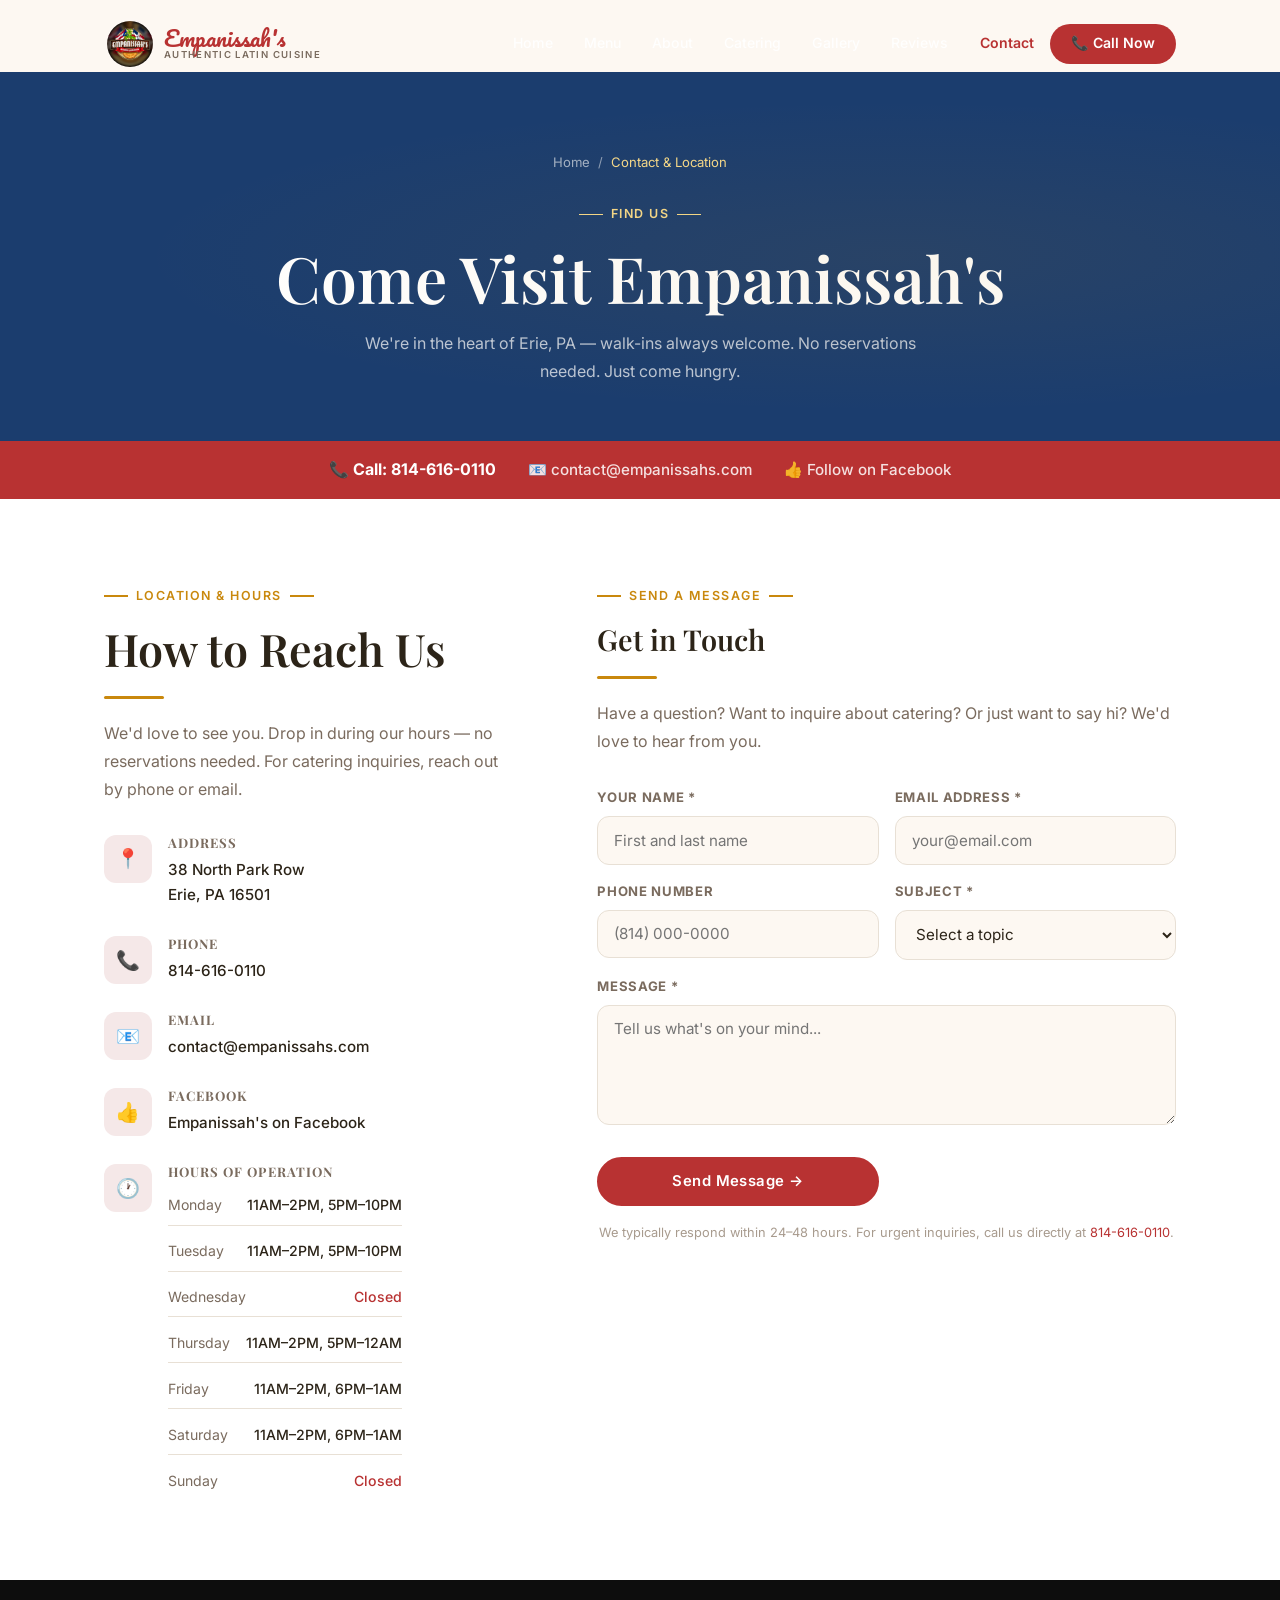
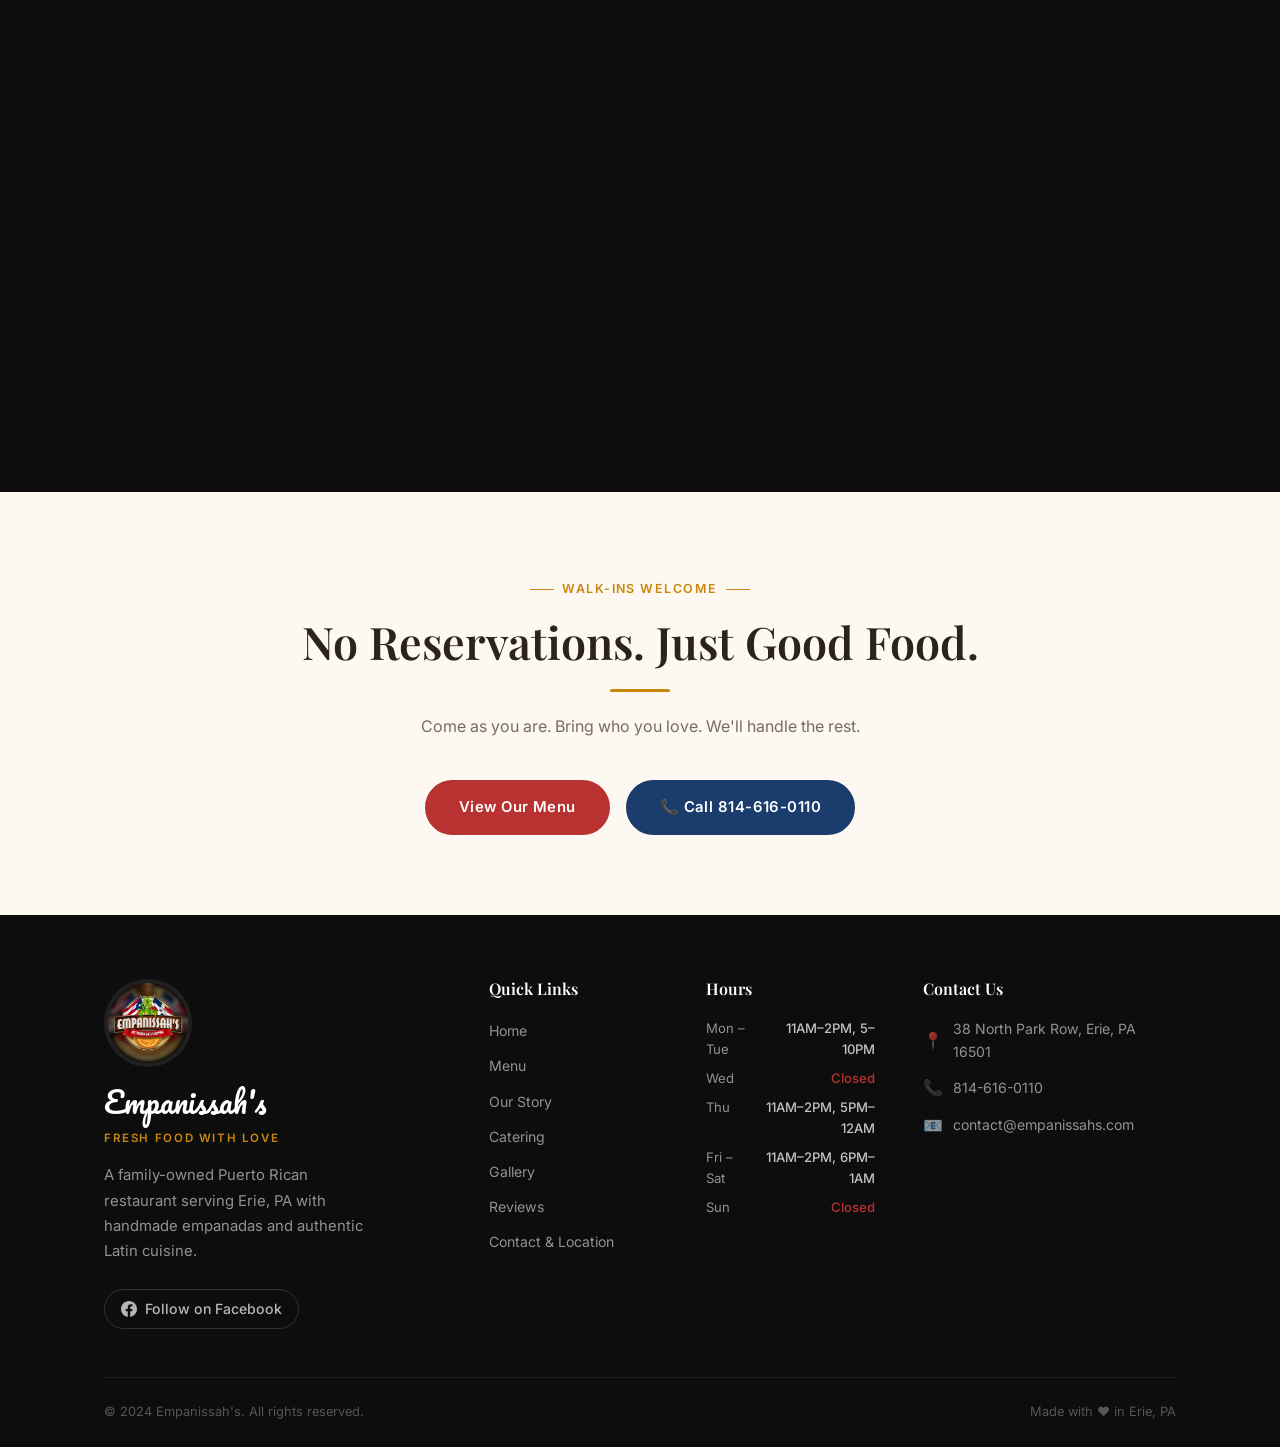
<file: contact.html>
<!DOCTYPE html>
<html lang="en">
<head>
  <meta charset="UTF-8">
  <link rel="icon" href="assets/images/Logo.jpg" type="image/jpeg">
  <link rel="apple-touch-icon" href="assets/images/Logo.jpg">
  <meta name="viewport" content="width=device-width, initial-scale=1.0">
  <title>Contact &amp; Location — Empanissah's | 38 North Park Row, Erie PA</title>
  <meta name="description" content="Find Empanissah's at 38 North Park Row, Erie, PA 16501. View our hours, get directions, call 814-616-0110, or send us a message. Walk-ins always welcome.">
  <link rel="stylesheet" href="css/main.css">
  <link rel="stylesheet" href="css/nav.css">
  <link rel="stylesheet" href="css/pages.css">
</head>
<body class="contact-page">

<nav class="site-nav scrolled" id="site-nav">
  <div class="nav-inner">
    <a href="index.html" class="nav-logo">
      <img src="assets/images/Logo.jpg" alt="Empanissah's Logo" class="nav-logo-img">
      <div class="nav-logo-text">
        <span class="logo-name" style="color:var(--red);">Empanissah's</span>
        <span class="logo-tag" style="color:var(--text-muted);">Authentic Latin Cuisine</span>
      </div>
    </a>
    <div class="nav-links">
      <a href="index.html">Home</a>
      <a href="menu.html">Menu</a>
      <a href="about.html">About</a>
      <a href="catering.html">Catering</a>
      <a href="gallery.html">Gallery</a>
      <a href="reviews.html">Reviews</a>
      <a href="contact.html" class="active">Contact</a>
      <a href="tel:8146160110" class="nav-cta">📞 Call Now</a>
    </div>
    <button class="nav-hamburger" id="hamburger" aria-label="Toggle menu"><span></span><span></span><span></span></button>
  </div>
  <div class="nav-mobile" id="nav-mobile">
    <div class="nav-mobile-inner">
      <a href="index.html">Home</a>
      <a href="menu.html">Menu</a>
      <a href="about.html">About</a>
      <a href="catering.html">Catering</a>
      <a href="gallery.html">Gallery</a>
      <a href="reviews.html">Reviews</a>
      <a href="contact.html" class="active">Contact &amp; Location</a>
      <a href="tel:8146160110" class="nav-mobile-cta">📞 Call Now — 814-616-0110</a>
    </div>
  </div>
</nav>

<div style="padding-top:72px;"></div>

<!-- Page Hero -->
<section class="page-hero">
  <div class="container">
    <nav class="breadcrumb"><a href="index.html">Home</a> / <span>Contact &amp; Location</span></nav>
    <div class="section-eyebrow" style="justify-content:center;">Find Us</div>
    <h1>Come Visit Empanissah's</h1>
    <p>We're in the heart of Erie, PA — walk-ins always welcome. No reservations needed. Just come hungry.</p>
  </div>
</section>

<!-- Quick CTA Bar -->
<div style="background:var(--red);padding:1rem 0;">
  <div class="container" style="display:flex;flex-wrap:wrap;align-items:center;justify-content:center;gap:2rem;">
    <a href="tel:8146160110" style="color:white;font-weight:700;font-size:1rem;display:flex;align-items:center;gap:0.5rem;">
      📞 Call: 814-616-0110
    </a>
    <a href="mailto:contact@empanissahs.com" style="color:rgba(255,255,255,0.85);font-weight:500;font-size:0.95rem;display:flex;align-items:center;gap:0.5rem;">
      📧 contact@empanissahs.com
    </a>
    <a href="https://www.facebook.com/people/Empanissahs/61561961867814/" target="_blank" rel="noopener" style="color:rgba(255,255,255,0.85);font-weight:500;font-size:0.95rem;display:flex;align-items:center;gap:0.5rem;">
      👍 Follow on Facebook
    </a>
  </div>
</div>

<!-- Main Contact Content -->
<section class="contact-main">
  <div class="container">
    <div class="contact-info">
      <div class="section-eyebrow reveal">Location &amp; Hours</div>
      <h2 class="reveal">How to Reach Us</h2>
      <div class="divider divider-left reveal"></div>
      <p class="description reveal">We'd love to see you. Drop in during our hours — no reservations needed. For catering inquiries, reach out by phone or email.</p>

      <div class="contact-items">
        <div class="contact-item reveal">
          <div class="contact-item-icon">📍</div>
          <div class="contact-item-body">
            <h5>Address</h5>
            <a href="https://maps.google.com/?q=38+North+Park+Row,+Erie,+PA+16501" target="_blank" rel="noopener">
              38 North Park Row<br>Erie, PA 16501
            </a>
          </div>
        </div>

        <div class="contact-item reveal">
          <div class="contact-item-icon">📞</div>
          <div class="contact-item-body">
            <h5>Phone</h5>
            <a href="tel:8146160110">814-616-0110</a>
          </div>
        </div>

        <div class="contact-item reveal">
          <div class="contact-item-icon">📧</div>
          <div class="contact-item-body">
            <h5>Email</h5>
            <a href="mailto:contact@empanissahs.com">contact@empanissahs.com</a>
          </div>
        </div>

        <div class="contact-item reveal">
          <div class="contact-item-icon">👍</div>
          <div class="contact-item-body">
            <h5>Facebook</h5>
            <a href="https://www.facebook.com/people/Empanissahs/61561961867814/" target="_blank" rel="noopener">Empanissah's on Facebook</a>
          </div>
        </div>

        <div class="contact-item reveal">
          <div class="contact-item-icon">🕐</div>
          <div class="contact-item-body">
            <h5>Hours of Operation</h5>
            <div class="contact-hours-grid">
              <div class="contact-hour-row">
                <span class="day">Monday</span>
                <span class="time">11AM–2PM, 5PM–10PM</span>
              </div>
              <div class="contact-hour-row">
                <span class="day">Tuesday</span>
                <span class="time">11AM–2PM, 5PM–10PM</span>
              </div>
              <div class="contact-hour-row">
                <span class="day">Wednesday</span>
                <span class="time closed">Closed</span>
              </div>
              <div class="contact-hour-row">
                <span class="day">Thursday</span>
                <span class="time">11AM–2PM, 5PM–12AM</span>
              </div>
              <div class="contact-hour-row">
                <span class="day">Friday</span>
                <span class="time">11AM–2PM, 6PM–1AM</span>
              </div>
              <div class="contact-hour-row">
                <span class="day">Saturday</span>
                <span class="time">11AM–2PM, 6PM–1AM</span>
              </div>
              <div class="contact-hour-row">
                <span class="day">Sunday</span>
                <span class="time closed">Closed</span>
              </div>
            </div>
          </div>
        </div>
      </div>
    </div>

    <!-- Contact Form -->
    <div>
      <div class="section-eyebrow reveal">Send a Message</div>
      <h2 class="reveal" style="font-size:1.8rem;">Get in Touch</h2>
      <div class="divider divider-left reveal"></div>
      <p class="reveal" style="margin-bottom:2rem;">Have a question? Want to inquire about catering? Or just want to say hi? We'd love to hear from you.</p>
      <form class="form-grid reveal" onsubmit="handleContactSubmit(event)" style="gap:1rem;">
        <div class="form-group">
          <label for="con-name">Your Name *</label>
          <input type="text" id="con-name" name="name" placeholder="First and last name" required>
        </div>
        <div class="form-group">
          <label for="con-email">Email Address *</label>
          <input type="email" id="con-email" name="email" placeholder="your@email.com" required>
        </div>
        <div class="form-group">
          <label for="con-phone">Phone Number</label>
          <input type="tel" id="con-phone" name="phone" placeholder="(814) 000-0000">
        </div>
        <div class="form-group">
          <label for="con-subject">Subject *</label>
          <select id="con-subject" name="subject" required>
            <option value="">Select a topic</option>
            <option value="catering">Catering Inquiry</option>
            <option value="feedback">Feedback</option>
            <option value="menu">Menu Question</option>
            <option value="hours">Hours / Location</option>
            <option value="other">Other</option>
          </select>
        </div>
        <div class="form-group full">
          <label for="con-message">Message *</label>
          <textarea id="con-message" name="message" placeholder="Tell us what's on your mind..." required></textarea>
        </div>
        <div class="form-submit">
          <button type="submit" class="btn btn-primary" id="con-submit-btn">Send Message →</button>
        </div>
      </form>
      <p class="form-note">We typically respond within 24–48 hours. For urgent inquiries, call us directly at <a href="tel:8146160110" style="color:var(--red);">814-616-0110</a>.</p>
    </div>
  </div>
</section>

<!-- Map -->
<div class="contact-map-section">
  <iframe
    src="https://www.google.com/maps/embed?pb=!1m18!1m12!1m3!1d2974.7408178649!2d-80.08586812393758!3d42.12960597120949!2m3!1f0!2f0!3f0!3m2!1i1024!2i768!4f13.1!3m3!1m2!1s0x88330e32a4b9c8cf%3A0x4d9e4de9abb67e13!2s38%20N%20Park%20Row%2C%20Erie%2C%20PA%2016501!5e0!3m2!1sen!2sus!4v1712250000000!5m2!1sen!2sus"
    allowfullscreen
    loading="lazy"
    referrerpolicy="no-referrer-when-downgrade"
    title="Empanissah's at 38 North Park Row, Erie PA — Google Maps">
  </iframe>
</div>

<!-- Final CTA -->
<section class="section" style="background:var(--cream);text-align:center;">
  <div class="container">
    <div class="section-eyebrow reveal" style="justify-content:center;">Walk-Ins Welcome</div>
    <h2 class="reveal">No Reservations. Just Good Food.</h2>
    <div class="divider reveal"></div>
    <p style="max-width:500px;margin:0 auto 2.5rem;" class="reveal">Come as you are. Bring who you love. We'll handle the rest.</p>
    <div style="display:flex;gap:1rem;justify-content:center;flex-wrap:wrap;" class="reveal">
      <a href="menu.html" class="btn btn-primary">View Our Menu</a>
      <a href="tel:8146160110" class="btn btn-navy">📞 Call 814-616-0110</a>
    </div>
  </div>
</section>

<!-- Footer -->
<footer class="site-footer">
  <div class="container">
    <div class="footer-grid">
      <div class="footer-brand">
        <img src="assets/images/Logo.jpg" alt="Empanissah's Logo" style="width:88px;height:88px;object-fit:contain;border-radius:50%;background:rgba(255,255,255,0.08);padding:4px;margin-bottom:0.75rem;display:block;">
        <span class="logo-name">Empanissah's</span>
        <span class="logo-tag">Fresh food with love</span>
        <p>A family-owned Puerto Rican restaurant serving Erie, PA with handmade empanadas and authentic Latin cuisine.</p>
        <div class="footer-social">
          <a href="https://www.facebook.com/people/Empanissahs/61561961867814/" target="_blank" rel="noopener">
            <svg width="16" height="16" viewBox="0 0 24 24" fill="currentColor"><path d="M24 12.073c0-6.627-5.373-12-12-12s-12 5.373-12 12c0 5.99 4.388 10.954 10.125 11.854v-8.385H7.078v-3.47h3.047V9.43c0-3.007 1.792-4.669 4.533-4.669 1.312 0 2.686.235 2.686.235v2.953H15.83c-1.491 0-1.956.925-1.956 1.874v2.25h3.328l-.532 3.47h-2.796v8.385C19.612 23.027 24 18.062 24 12.073z"/></svg>
            Follow on Facebook
          </a>
        </div>
      </div>
      <div class="footer-col">
        <h4>Quick Links</h4>
        <ul>
          <li><a href="index.html">Home</a></li>
          <li><a href="menu.html">Menu</a></li>
          <li><a href="about.html">Our Story</a></li>
          <li><a href="catering.html">Catering</a></li>
          <li><a href="gallery.html">Gallery</a></li>
          <li><a href="reviews.html">Reviews</a></li>
          <li><a href="contact.html">Contact &amp; Location</a></li>
        </ul>
      </div>
      <div class="footer-col">
        <h4>Hours</h4>
        <div class="footer-hours">
          <div class="hour-row"><span class="day">Mon – Tue</span><span class="time">11AM–2PM, 5–10PM</span></div>
          <div class="hour-row"><span class="day">Wed</span><span class="time closed">Closed</span></div>
          <div class="hour-row"><span class="day">Thu</span><span class="time">11AM–2PM, 5PM–12AM</span></div>
          <div class="hour-row"><span class="day">Fri – Sat</span><span class="time">11AM–2PM, 6PM–1AM</span></div>
          <div class="hour-row"><span class="day">Sun</span><span class="time closed">Closed</span></div>
        </div>
      </div>
      <div class="footer-col">
        <h4>Contact Us</h4>
        <div class="footer-contact">
          <a href="https://maps.google.com/?q=38+North+Park+Row,+Erie,+PA+16501" target="_blank"><span class="icon">📍</span> 38 North Park Row, Erie, PA 16501</a>
          <a href="tel:8146160110"><span class="icon">📞</span> 814-616-0110</a>
          <a href="mailto:contact@empanissahs.com"><span class="icon">📧</span> contact@empanissahs.com</a>
        </div>
      </div>
    </div>
    <div class="footer-bottom">
      <span>© 2024 Empanissah's. All rights reserved.</span>
      <span>Made with ❤️ in Erie, PA</span>
    </div>
  </div>
</footer>

<script src="js/main.js"></script>
<script>
function handleContactSubmit(e) {
  e.preventDefault();
  const btn = document.getElementById('con-submit-btn');
  btn.textContent = '✅ Message Sent! We\'ll be in touch.';
  btn.disabled = true;
  btn.style.background = 'var(--navy)';
  btn.style.borderColor = 'var(--navy)';
}
</script>
</body>
</html>
</file>
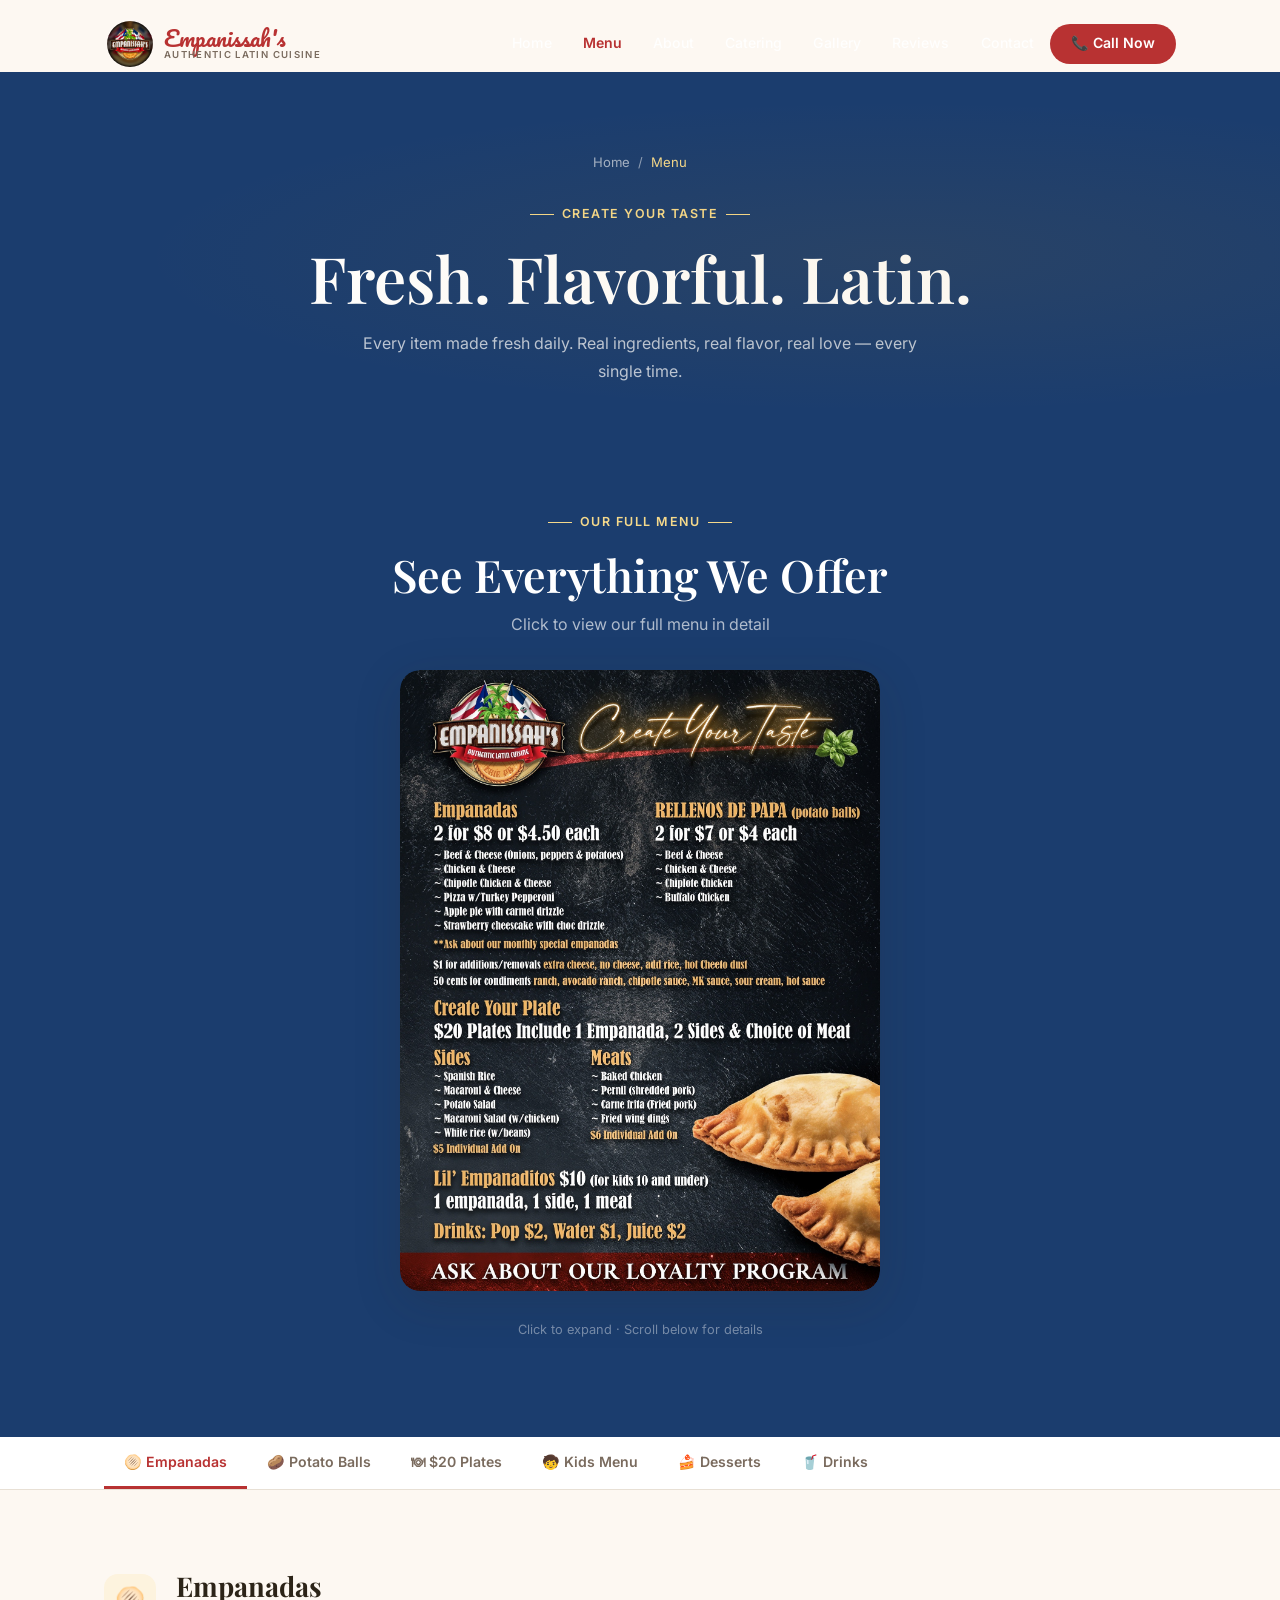
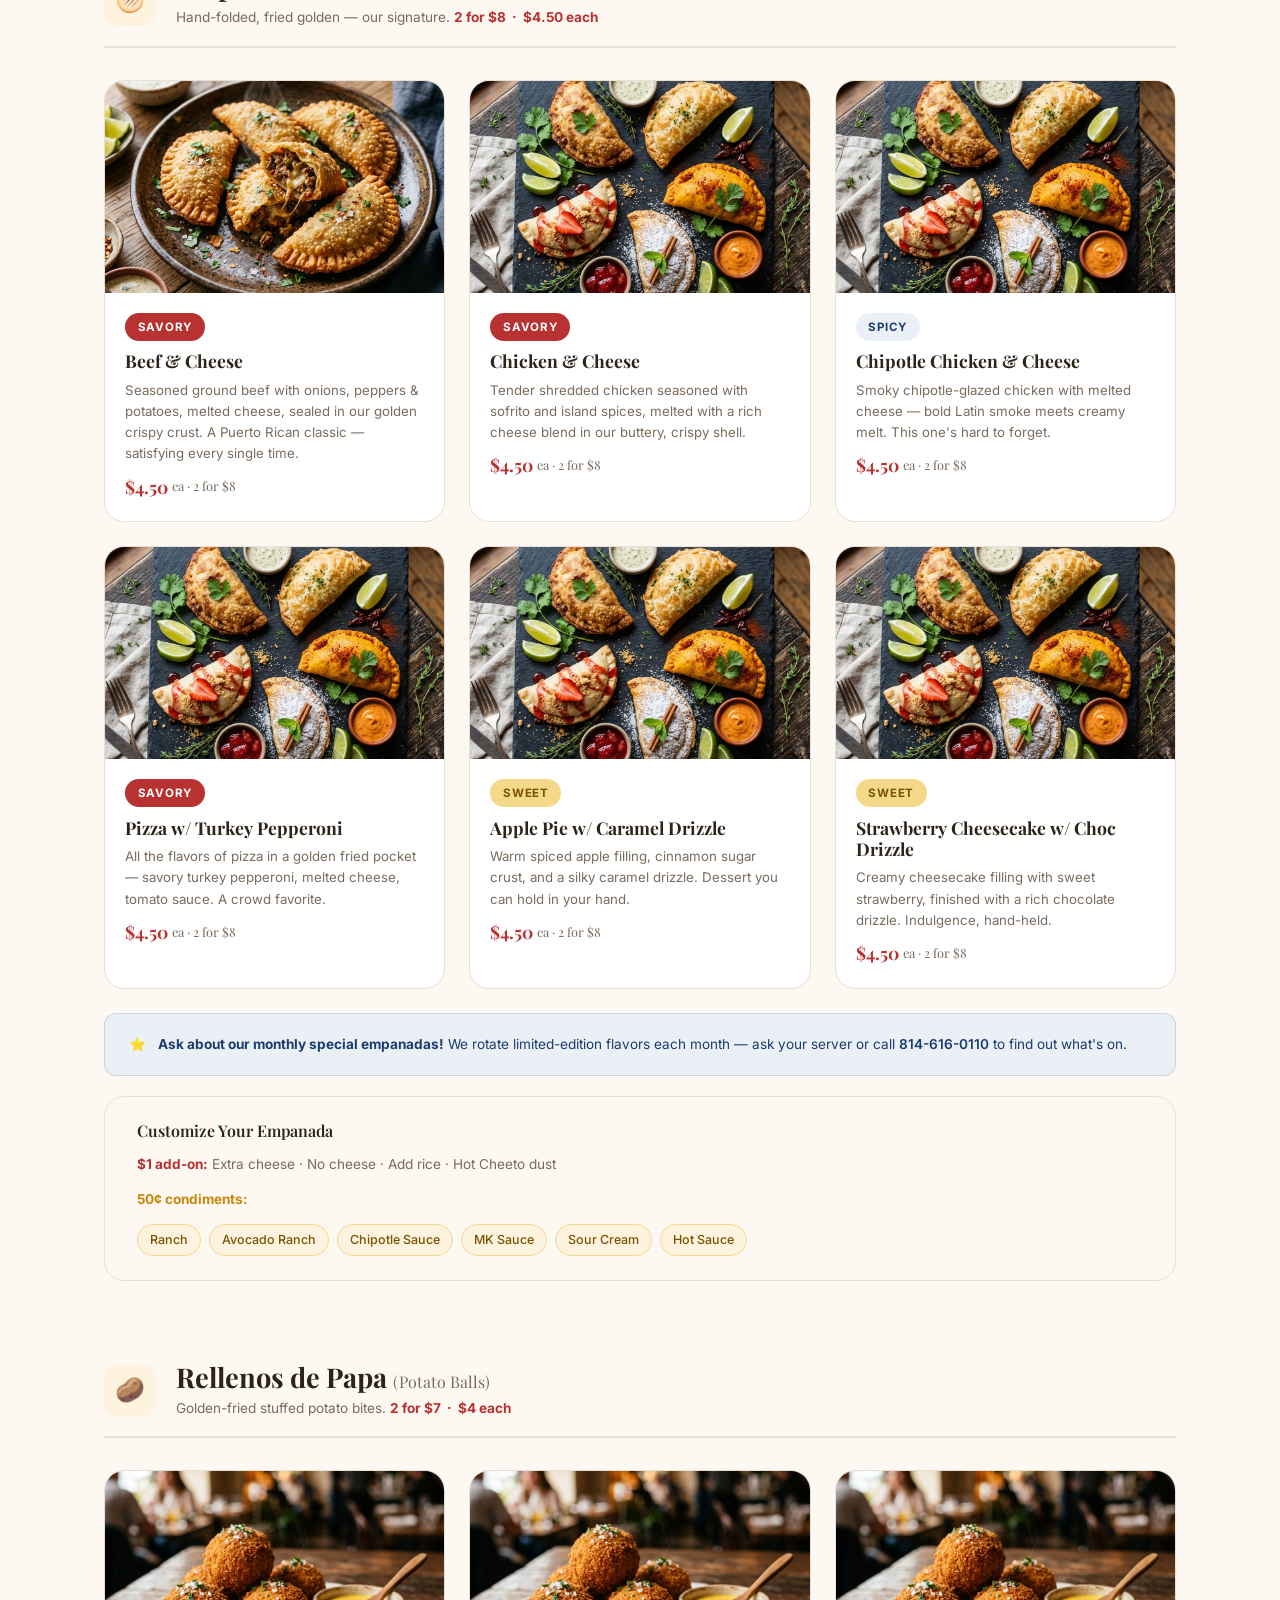
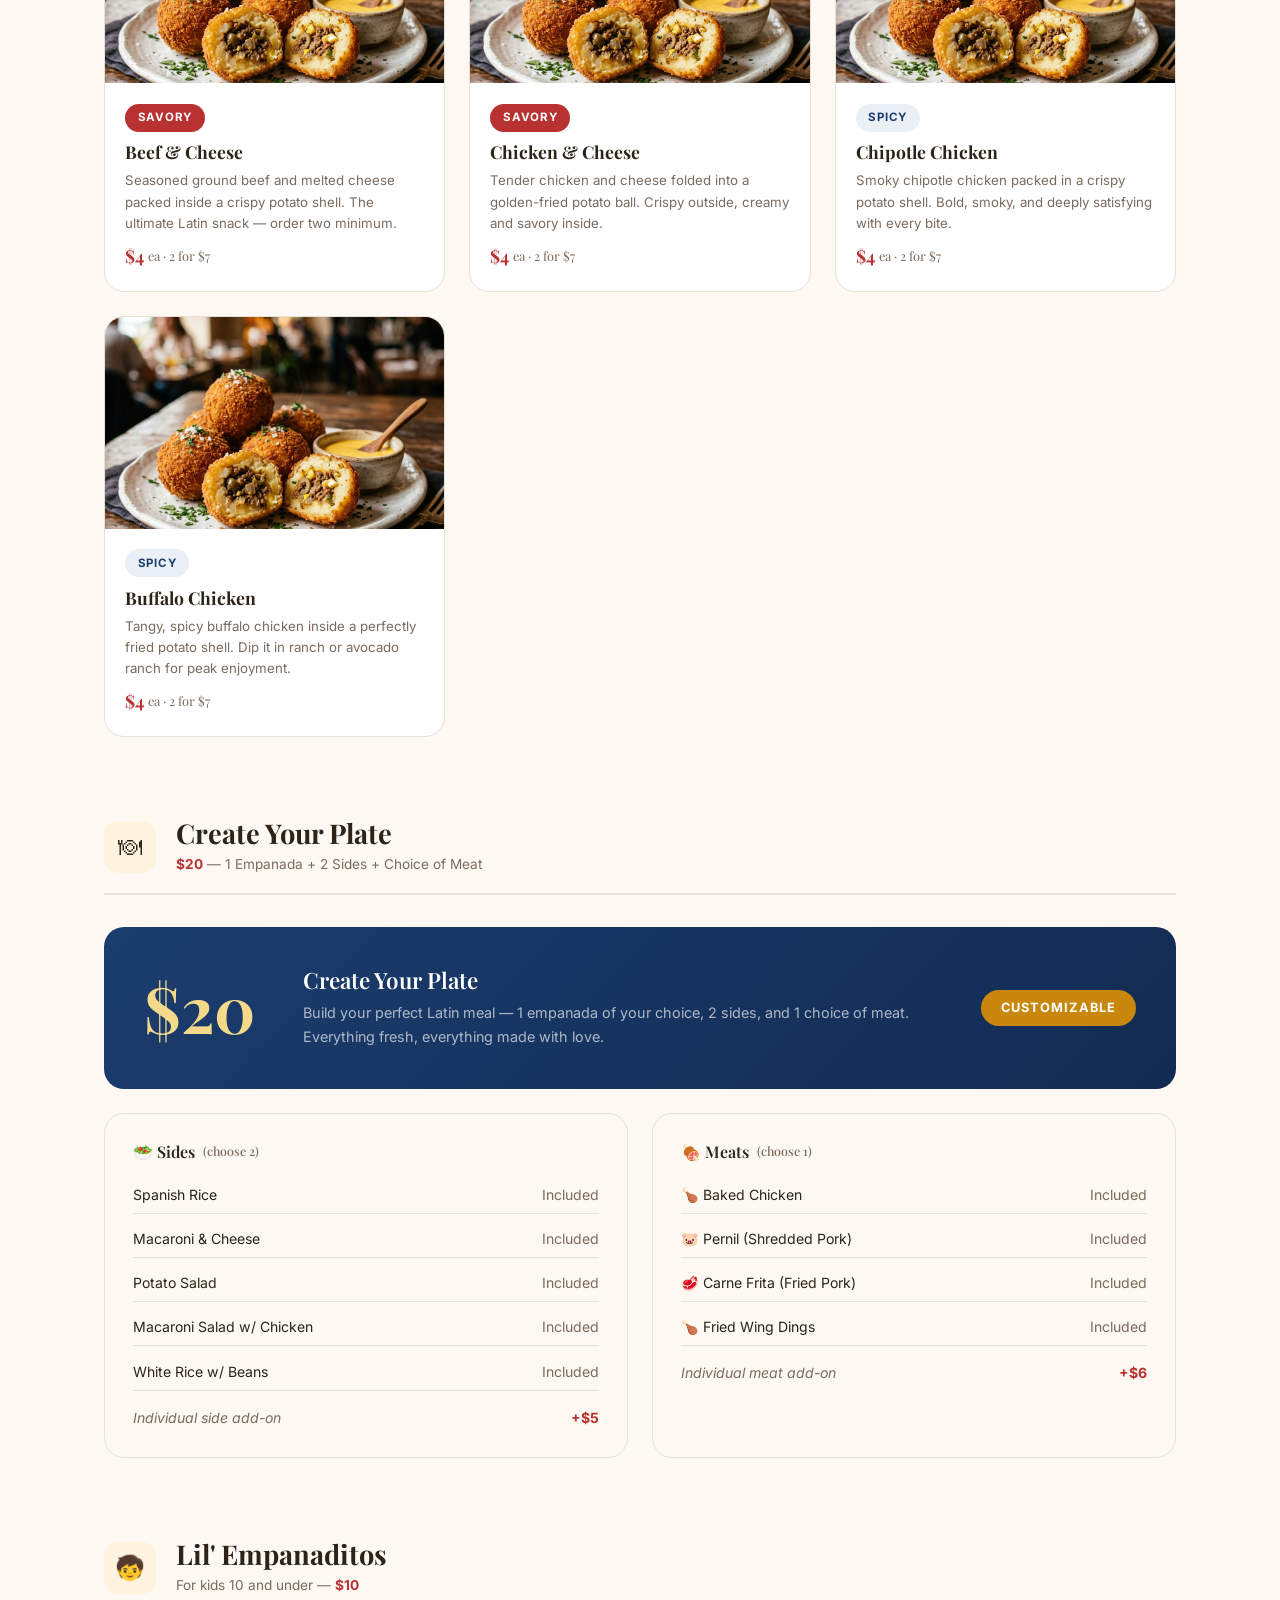
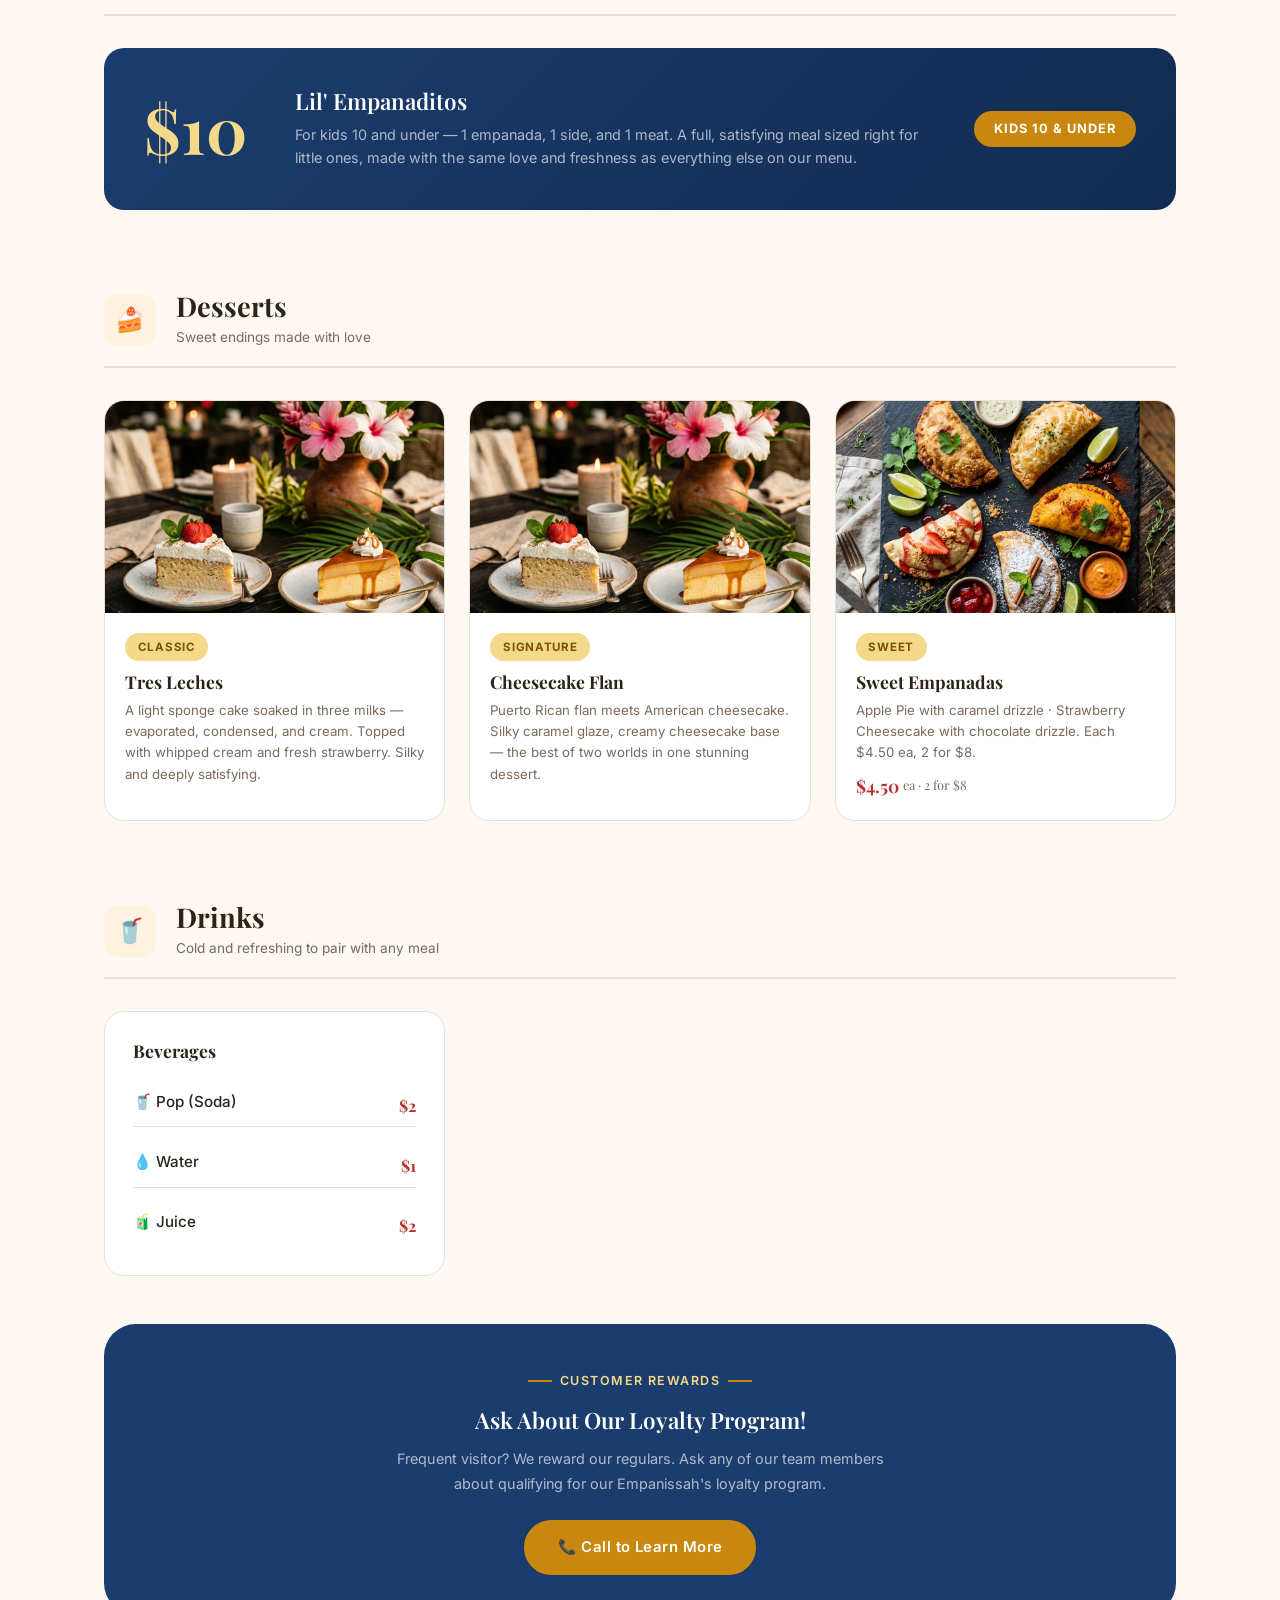
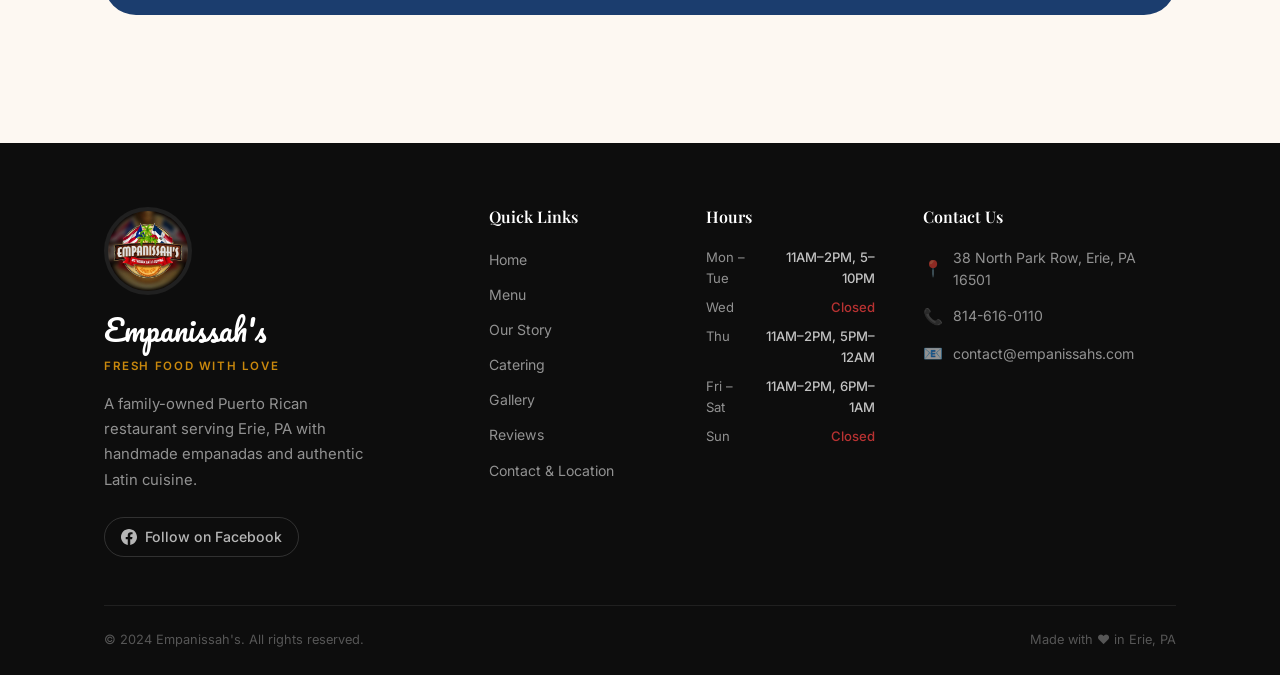
<file: menu.html>
<!DOCTYPE html>
<html lang="en">
<head>
  <meta charset="UTF-8">
  <link rel="icon" href="assets/images/Logo.jpg" type="image/jpeg">
  <link rel="apple-touch-icon" href="assets/images/Logo.jpg">
  <meta name="viewport" content="width=device-width, initial-scale=1.0">
  <title>Menu — Empanissah's | Authentic Latin Cuisine</title>
  <meta name="description" content="Browse the full Empanissah's menu — empanadas 2 for $8, potato balls 2 for $7, $20 Create Your Plate, kids menu, drinks, and more. Fresh Latin food in Erie, PA.">
  <link rel="stylesheet" href="css/main.css">
  <link rel="stylesheet" href="css/nav.css">
  <link rel="stylesheet" href="css/menu.css">
  <style>
    /* Full Menu Image Lightbox */
    #menu-lightbox {
      display: none;
      position: fixed;
      inset: 0;
      z-index: 9999;
      align-items: center;
      justify-content: center;
      background: rgba(0,0,0,0.94);
      backdrop-filter: blur(12px);
    }
    #menu-lightbox.open { display: flex; }
    #menu-lightbox img {
      max-width: 92vw;
      max-height: 92vh;
      object-fit: contain;
      border-radius: 16px;
      box-shadow: 0 24px 80px rgba(0,0,0,0.6);
    }
    #menu-lb-close {
      position: fixed;
      top: 1.5rem;
      right: 1.5rem;
      width: 48px;
      height: 48px;
      border-radius: 50%;
      background: rgba(255,255,255,0.15);
      color: white;
      font-size: 1.2rem;
      cursor: pointer;
      border: none;
      backdrop-filter: blur(8px);
      transition: background 0.2s;
      display: flex;
      align-items: center;
      justify-content: center;
    }
    #menu-lb-close:hover { background: rgba(255,255,255,0.28); }

    /* Price tag */
    .price-tag {
      display: inline-flex;
      align-items: center;
      gap: 0.25rem;
      font-family: var(--font-heading);
      font-size: 1.1rem;
      font-weight: 700;
      color: var(--red);
      margin-top: 0.5rem;
    }
    .price-note {
      font-size: 0.78rem;
      color: var(--text-muted);
      margin-top: 0.2rem;
    }

    /* Addon pills */
    .addon-list {
      display: flex;
      flex-wrap: wrap;
      gap: 0.4rem;
      margin-top: 0.75rem;
    }
    .addon-pill {
      font-size: 0.73rem;
      padding: 0.22rem 0.65rem;
      border-radius: 100px;
      background: var(--cream-dark);
      border: 1px solid var(--border);
      color: var(--text-muted);
      font-weight: 500;
    }

    /* Menu image showcase */
    .menu-image-section {
      background: var(--navy);
      padding: 4rem 0;
      text-align: center;
    }
    .menu-image-section .section-eyebrow { color: var(--gold-light); justify-content: center; }
    .menu-image-section .section-eyebrow::before,
    .menu-image-section .section-eyebrow::after { background: var(--gold-light); }
    .menu-image-section h2 { color: var(--white); margin-bottom: 0.5rem; }
    .menu-image-section p { color: rgba(255,255,255,0.65); max-width: 480px; margin: 0 auto 2rem; }
    .menu-board-thumb {
      display: inline-block;
      position: relative;
      cursor: pointer;
      border-radius: var(--radius-lg);
      overflow: hidden;
      box-shadow: var(--shadow-lg);
      transition: transform var(--transition), box-shadow var(--transition);
      max-width: 480px;
      width: 90%;
    }
    .menu-board-thumb:hover {
      transform: scale(1.02);
      box-shadow: 0 24px 64px rgba(0,0,0,0.5);
    }
    .menu-board-thumb img { display: block; width: 100%; border-radius: var(--radius-lg); }
    .menu-board-overlay {
      position: absolute;
      inset: 0;
      background: rgba(0,0,0,0.0);
      transition: background 0.3s;
      display: flex;
      align-items: center;
      justify-content: center;
      border-radius: var(--radius-lg);
    }
    .menu-board-thumb:hover .menu-board-overlay { background: rgba(0,0,0,0.25); }
    .menu-board-zoom {
      color: white;
      font-size: 1rem;
      font-weight: 700;
      background: rgba(0,0,0,0.5);
      padding: 0.6rem 1.4rem;
      border-radius: 100px;
      opacity: 0;
      transition: opacity 0.3s;
      display: flex;
      align-items: center;
      gap: 0.5rem;
    }
    .menu-board-thumb:hover .menu-board-zoom { opacity: 1; }

    /* Condiments section */
    .condiments-grid {
      display: flex;
      flex-wrap: wrap;
      gap: 0.5rem;
      margin-top: 0.75rem;
    }
    .condiment-tag {
      font-size: 0.78rem;
      padding: 0.3rem 0.75rem;
      border-radius: 100px;
      background: var(--gold-soft);
      border: 1px solid var(--gold-light);
      color: #7A5200;
      font-weight: 500;
    }
  </style>
</head>
<body class="menu-page">

<nav class="site-nav scrolled" id="site-nav">
  <div class="nav-inner">
    <a href="index.html" class="nav-logo">
      <img src="assets/images/Logo.jpg" alt="Empanissah's Logo" class="nav-logo-img">
      <div class="nav-logo-text">
        <span class="logo-name" style="color:var(--red);">Empanissah's</span>
        <span class="logo-tag" style="color:var(--text-muted);">Authentic Latin Cuisine</span>
      </div>
    </a>
    <div class="nav-links">
      <a href="index.html">Home</a>
      <a href="menu.html" class="active">Menu</a>
      <a href="about.html">About</a>
      <a href="catering.html">Catering</a>
      <a href="gallery.html">Gallery</a>
      <a href="reviews.html">Reviews</a>
      <a href="contact.html">Contact</a>
      <a href="tel:8146160110" class="nav-cta">📞 Call Now</a>
    </div>
    <button class="nav-hamburger" id="hamburger" aria-label="Toggle menu">
      <span></span><span></span><span></span>
    </button>
  </div>
  <div class="nav-mobile" id="nav-mobile">
    <div class="nav-mobile-inner">
      <a href="index.html">Home</a>
      <a href="menu.html" class="active">Menu</a>
      <a href="about.html">About</a>
      <a href="catering.html">Catering</a>
      <a href="gallery.html">Gallery</a>
      <a href="reviews.html">Reviews</a>
      <a href="contact.html">Contact &amp; Location</a>
      <a href="tel:8146160110" class="nav-mobile-cta">📞 Call Now — 814-616-0110</a>
    </div>
  </div>
</nav>

<div style="padding-top:72px;"></div>

<!-- Page Hero -->
<section class="page-hero">
  <div class="container">
    <nav class="breadcrumb"><a href="index.html">Home</a> / <span>Menu</span></nav>
    <div class="section-eyebrow" style="justify-content:center;">Create Your Taste</div>
    <h1>Fresh. Flavorful. Latin.</h1>
    <p>Every item made fresh daily. Real ingredients, real flavor, real love — every single time.</p>
  </div>
</section>

<!-- Full Menu Board Image -->
<section class="menu-image-section">
  <div class="container">
    <div class="section-eyebrow reveal">Our Full Menu</div>
    <h2 class="reveal">See Everything We Offer</h2>
    <p class="reveal">Click to view our full menu in detail</p>
    <div class="menu-board-thumb reveal" onclick="openMenuLightbox()">
      <img src="assets/images/menu_board.jpg" alt="Empanissah's full menu — Create Your Taste">
      <div class="menu-board-overlay">
        <div class="menu-board-zoom">🔍 View Full Menu</div>
      </div>
    </div>
    <p style="color:rgba(255,255,255,0.4);font-size:0.8rem;margin-top:1.25rem;" class="reveal">Click to expand · Scroll below for details</p>
  </div>
</section>

<!-- Sticky Category Nav -->
<div class="menu-category-nav">
  <div class="menu-category-inner">
    <button class="menu-cat-btn active" onclick="scrollToSection('empanadas', this)">🫓 Empanadas</button>
    <button class="menu-cat-btn" onclick="scrollToSection('potato-balls', this)">🥔 Potato Balls</button>
    <button class="menu-cat-btn" onclick="scrollToSection('create-plate', this)">🍽 $20 Plates</button>
    <button class="menu-cat-btn" onclick="scrollToSection('kids', this)">🧒 Kids Menu</button>
    <button class="menu-cat-btn" onclick="scrollToSection('desserts', this)">🍰 Desserts</button>
    <button class="menu-cat-btn" onclick="scrollToSection('drinks', this)">🥤 Drinks</button>
  </div>
</div>

<div class="menu-page-content">
  <div class="container">

    <!-- ── EMPANADAS ── -->
    <section class="menu-section" id="empanadas">
      <div class="menu-section-header reveal">
        <div class="menu-section-icon">🫓</div>
        <div>
          <h2>Empanadas</h2>
          <p>Hand-folded, fried golden — our signature. <strong style="color:var(--red);">2 for $8 &nbsp;·&nbsp; $4.50 each</strong></p>
        </div>
      </div>
      <div class="menu-full-grid">

        <div class="menu-full-card reveal">
          <img class="menu-full-image" src="assets/images/hero_empanadas.png" alt="Beef & Cheese Empanada">
          <div class="menu-full-body">
            <span class="badge badge-red">Savory</span>
            <h3>Beef &amp; Cheese</h3>
            <p>Seasoned ground beef with onions, peppers &amp; potatoes, melted cheese, sealed in our golden crispy crust. A Puerto Rican classic — satisfying every single time.</p>
            <div class="price-tag">$4.50 <span style="font-size:0.8rem;font-weight:400;color:var(--text-muted);">ea · 2 for $8</span></div>
          </div>
        </div>

        <div class="menu-full-card reveal reveal-delay-1">
          <img class="menu-full-image" src="assets/images/empanada_variety.png" alt="Chicken & Cheese Empanada">
          <div class="menu-full-body">
            <span class="badge badge-red">Savory</span>
            <h3>Chicken &amp; Cheese</h3>
            <p>Tender shredded chicken seasoned with sofrito and island spices, melted with a rich cheese blend in our buttery, crispy shell.</p>
            <div class="price-tag">$4.50 <span style="font-size:0.8rem;font-weight:400;color:var(--text-muted);">ea · 2 for $8</span></div>
          </div>
        </div>

        <div class="menu-full-card reveal reveal-delay-2">
          <img class="menu-full-image" src="assets/images/empanada_variety.png" alt="Chipotle Chicken & Cheese">
          <div class="menu-full-body">
            <span class="badge badge-navy">Spicy</span>
            <h3>Chipotle Chicken &amp; Cheese</h3>
            <p>Smoky chipotle-glazed chicken with melted cheese — bold Latin smoke meets creamy melt. This one's hard to forget.</p>
            <div class="price-tag">$4.50 <span style="font-size:0.8rem;font-weight:400;color:var(--text-muted);">ea · 2 for $8</span></div>
          </div>
        </div>

        <div class="menu-full-card reveal">
          <img class="menu-full-image" src="assets/images/empanada_variety.png" alt="Pizza Empanada">
          <div class="menu-full-body">
            <span class="badge badge-red">Savory</span>
            <h3>Pizza w/ Turkey Pepperoni</h3>
            <p>All the flavors of pizza in a golden fried pocket — savory turkey pepperoni, melted cheese, tomato sauce. A crowd favorite.</p>
            <div class="price-tag">$4.50 <span style="font-size:0.8rem;font-weight:400;color:var(--text-muted);">ea · 2 for $8</span></div>
          </div>
        </div>

        <div class="menu-full-card reveal reveal-delay-1">
          <img class="menu-full-image" src="assets/images/empanada_variety.png" alt="Apple Pie Empanada">
          <div class="menu-full-body">
            <span class="badge badge-gold">Sweet</span>
            <h3>Apple Pie w/ Caramel Drizzle</h3>
            <p>Warm spiced apple filling, cinnamon sugar crust, and a silky caramel drizzle. Dessert you can hold in your hand.</p>
            <div class="price-tag">$4.50 <span style="font-size:0.8rem;font-weight:400;color:var(--text-muted);">ea · 2 for $8</span></div>
          </div>
        </div>

        <div class="menu-full-card reveal reveal-delay-2">
          <img class="menu-full-image" src="assets/images/empanada_variety.png" alt="Strawberry Cheesecake Empanada">
          <div class="menu-full-body">
            <span class="badge badge-gold">Sweet</span>
            <h3>Strawberry Cheesecake w/ Choc Drizzle</h3>
            <p>Creamy cheesecake filling with sweet strawberry, finished with a rich chocolate drizzle. Indulgence, hand-held.</p>
            <div class="price-tag">$4.50 <span style="font-size:0.8rem;font-weight:400;color:var(--text-muted);">ea · 2 for $8</span></div>
          </div>
        </div>

      </div>

      <!-- Monthly special note -->
      <div class="menu-note reveal" style="margin-top:1.5rem;">
        <span>⭐</span>
        <span><strong style="color:var(--navy);">Ask about our monthly special empanadas!</strong> We rotate limited-edition flavors each month — ask your server or call <a href="tel:8146160110" style="color:var(--navy);font-weight:600;">814-616-0110</a> to find out what's on.</span>
      </div>

      <!-- Customizations -->
      <div style="background:var(--cream);border:1px solid var(--border);border-radius:var(--radius-lg);padding:1.5rem 2rem;margin-top:1.25rem;" class="reveal">
        <h4 style="font-size:1rem;margin-bottom:0.75rem;">Customize Your Empanada</h4>
        <p style="font-size:0.85rem;margin-bottom:0.75rem;"><span style="color:var(--red);font-weight:700;">$1 add-on:</span> Extra cheese · No cheese · Add rice · Hot Cheeto dust</p>
        <p style="font-size:0.85rem;"><span style="color:var(--gold);font-weight:700;">50¢ condiments:</span></p>
        <div class="condiments-grid">
          <span class="condiment-tag">Ranch</span>
          <span class="condiment-tag">Avocado Ranch</span>
          <span class="condiment-tag">Chipotle Sauce</span>
          <span class="condiment-tag">MK Sauce</span>
          <span class="condiment-tag">Sour Cream</span>
          <span class="condiment-tag">Hot Sauce</span>
        </div>
      </div>
    </section>

    <!-- ── POTATO BALLS ── -->
    <section class="menu-section" id="potato-balls">
      <div class="menu-section-header reveal">
        <div class="menu-section-icon">🥔</div>
        <div>
          <h2>Rellenos de Papa <span style="font-size:1rem;font-weight:400;color:var(--text-muted);">(Potato Balls)</span></h2>
          <p>Golden-fried stuffed potato bites. <strong style="color:var(--red);">2 for $7 &nbsp;·&nbsp; $4 each</strong></p>
        </div>
      </div>
      <div class="menu-full-grid">

        <div class="menu-full-card reveal">
          <img class="menu-full-image" src="assets/images/potato_balls.png" alt="Beef & Cheese Potato Ball">
          <div class="menu-full-body">
            <span class="badge badge-red">Savory</span>
            <h3>Beef &amp; Cheese</h3>
            <p>Seasoned ground beef and melted cheese packed inside a crispy potato shell. The ultimate Latin snack — order two minimum.</p>
            <div class="price-tag">$4 <span style="font-size:0.8rem;font-weight:400;color:var(--text-muted);">ea · 2 for $7</span></div>
          </div>
        </div>

        <div class="menu-full-card reveal reveal-delay-1">
          <img class="menu-full-image" src="assets/images/potato_balls.png" alt="Chicken & Cheese Potato Ball">
          <div class="menu-full-body">
            <span class="badge badge-red">Savory</span>
            <h3>Chicken &amp; Cheese</h3>
            <p>Tender chicken and cheese folded into a golden-fried potato ball. Crispy outside, creamy and savory inside.</p>
            <div class="price-tag">$4 <span style="font-size:0.8rem;font-weight:400;color:var(--text-muted);">ea · 2 for $7</span></div>
          </div>
        </div>

        <div class="menu-full-card reveal reveal-delay-2">
          <img class="menu-full-image" src="assets/images/potato_balls.png" alt="Chipotle Chicken Potato Ball">
          <div class="menu-full-body">
            <span class="badge badge-navy">Spicy</span>
            <h3>Chipotle Chicken</h3>
            <p>Smoky chipotle chicken packed in a crispy potato shell. Bold, smoky, and deeply satisfying with every bite.</p>
            <div class="price-tag">$4 <span style="font-size:0.8rem;font-weight:400;color:var(--text-muted);">ea · 2 for $7</span></div>
          </div>
        </div>

        <div class="menu-full-card reveal">
          <img class="menu-full-image" src="assets/images/potato_balls.png" alt="Buffalo Chicken Potato Ball">
          <div class="menu-full-body">
            <span class="badge badge-navy">Spicy</span>
            <h3>Buffalo Chicken</h3>
            <p>Tangy, spicy buffalo chicken inside a perfectly fried potato shell. Dip it in ranch or avocado ranch for peak enjoyment.</p>
            <div class="price-tag">$4 <span style="font-size:0.8rem;font-weight:400;color:var(--text-muted);">ea · 2 for $7</span></div>
          </div>
        </div>

      </div>
    </section>

    <!-- ── CREATE YOUR PLATE ── -->
    <section class="menu-section" id="create-plate">
      <div class="menu-section-header reveal">
        <div class="menu-section-icon">🍽</div>
        <div>
          <h2>Create Your Plate</h2>
          <p><strong style="color:var(--red);">$20</strong> — 1 Empanada + 2 Sides + Choice of Meat</p>
        </div>
      </div>

      <div class="menu-full-grid">
        <div class="menu-full-card menu-special-card reveal" style="grid-column:1/-1;">
          <div class="menu-special-price">$20</div>
          <div class="menu-special-info">
            <h3>Create Your Plate</h3>
            <p>Build your perfect Latin meal — 1 empanada of your choice, 2 sides, and 1 choice of meat. Everything fresh, everything made with love.</p>
          </div>
          <span class="menu-special-badge">Customizable</span>
        </div>
      </div>

      <div style="display:grid;grid-template-columns:1fr 1fr;gap:1.5rem;margin-top:1.5rem;" class="reveal">
        <!-- Sides -->
        <div style="background:var(--cream);border:1px solid var(--border);border-radius:var(--radius-lg);padding:1.75rem;">
          <h4 style="font-size:1rem;margin-bottom:1rem;display:flex;align-items:center;gap:0.5rem;">🥗 Sides <span style="font-size:0.78rem;font-weight:500;color:var(--text-muted);">(choose 2)</span></h4>
          <div style="display:flex;flex-direction:column;gap:0.5rem;">
            <div style="display:flex;justify-content:space-between;font-size:0.88rem;padding:0.4rem 0;border-bottom:1px solid var(--border);">
              <span>Spanish Rice</span><span style="color:var(--text-muted);">Included</span>
            </div>
            <div style="display:flex;justify-content:space-between;font-size:0.88rem;padding:0.4rem 0;border-bottom:1px solid var(--border);">
              <span>Macaroni &amp; Cheese</span><span style="color:var(--text-muted);">Included</span>
            </div>
            <div style="display:flex;justify-content:space-between;font-size:0.88rem;padding:0.4rem 0;border-bottom:1px solid var(--border);">
              <span>Potato Salad</span><span style="color:var(--text-muted);">Included</span>
            </div>
            <div style="display:flex;justify-content:space-between;font-size:0.88rem;padding:0.4rem 0;border-bottom:1px solid var(--border);">
              <span>Macaroni Salad w/ Chicken</span><span style="color:var(--text-muted);">Included</span>
            </div>
            <div style="display:flex;justify-content:space-between;font-size:0.88rem;padding:0.4rem 0;border-bottom:1px solid var(--border);">
              <span>White Rice w/ Beans</span><span style="color:var(--text-muted);">Included</span>
            </div>
            <div style="display:flex;justify-content:space-between;font-size:0.88rem;padding:0.5rem 0 0;">
              <span style="color:var(--text-muted);font-style:italic;">Individual side add-on</span><span style="color:var(--red);font-weight:700;">+$5</span>
            </div>
          </div>
        </div>
        <!-- Meats -->
        <div style="background:var(--cream);border:1px solid var(--border);border-radius:var(--radius-lg);padding:1.75rem;">
          <h4 style="font-size:1rem;margin-bottom:1rem;display:flex;align-items:center;gap:0.5rem;">🍖 Meats <span style="font-size:0.78rem;font-weight:500;color:var(--text-muted);">(choose 1)</span></h4>
          <div style="display:flex;flex-direction:column;gap:0.5rem;">
            <div style="display:flex;justify-content:space-between;font-size:0.88rem;padding:0.4rem 0;border-bottom:1px solid var(--border);">
              <span>🍗 Baked Chicken</span><span style="color:var(--text-muted);">Included</span>
            </div>
            <div style="display:flex;justify-content:space-between;font-size:0.88rem;padding:0.4rem 0;border-bottom:1px solid var(--border);">
              <span>🐷 Pernil (Shredded Pork)</span><span style="color:var(--text-muted);">Included</span>
            </div>
            <div style="display:flex;justify-content:space-between;font-size:0.88rem;padding:0.4rem 0;border-bottom:1px solid var(--border);">
              <span>🥩 Carne Frita (Fried Pork)</span><span style="color:var(--text-muted);">Included</span>
            </div>
            <div style="display:flex;justify-content:space-between;font-size:0.88rem;padding:0.4rem 0;border-bottom:1px solid var(--border);">
              <span>🍗 Fried Wing Dings</span><span style="color:var(--text-muted);">Included</span>
            </div>
            <div style="display:flex;justify-content:space-between;font-size:0.88rem;padding:0.5rem 0 0;">
              <span style="color:var(--text-muted);font-style:italic;">Individual meat add-on</span><span style="color:var(--red);font-weight:700;">+$6</span>
            </div>
          </div>
        </div>
      </div>
    </section>

    <!-- ── KIDS ── -->
    <section class="menu-section" id="kids">
      <div class="menu-section-header reveal">
        <div class="menu-section-icon">🧒</div>
        <div>
          <h2>Lil' Empanaditos</h2>
          <p>For kids 10 and under — <strong style="color:var(--red);">$10</strong></p>
        </div>
      </div>
      <div class="menu-full-grid">
        <div class="menu-full-card menu-special-card reveal" style="grid-column:1/-1;">
          <div class="menu-special-price">$10</div>
          <div class="menu-special-info">
            <h3>Lil' Empanaditos</h3>
            <p>For kids 10 and under — 1 empanada, 1 side, and 1 meat. A full, satisfying meal sized right for little ones, made with the same love and freshness as everything else on our menu.</p>
          </div>
          <span class="menu-special-badge">Kids 10 &amp; Under</span>
        </div>
      </div>
    </section>

    <!-- ── DESSERTS ── -->
    <section class="menu-section" id="desserts">
      <div class="menu-section-header reveal">
        <div class="menu-section-icon">🍰</div>
        <div>
          <h2>Desserts</h2>
          <p>Sweet endings made with love</p>
        </div>
      </div>
      <div class="menu-full-grid">
        <div class="menu-full-card reveal">
          <img class="menu-full-image" src="assets/images/desserts.png" alt="Tres Leches">
          <div class="menu-full-body">
            <span class="badge badge-gold">Classic</span>
            <h3>Tres Leches</h3>
            <p>A light sponge cake soaked in three milks — evaporated, condensed, and cream. Topped with whipped cream and fresh strawberry. Silky and deeply satisfying.</p>
          </div>
        </div>
        <div class="menu-full-card reveal reveal-delay-1">
          <img class="menu-full-image" src="assets/images/desserts.png" alt="Cheesecake Flan">
          <div class="menu-full-body">
            <span class="badge badge-gold">Signature</span>
            <h3>Cheesecake Flan</h3>
            <p>Puerto Rican flan meets American cheesecake. Silky caramel glaze, creamy cheesecake base — the best of two worlds in one stunning dessert.</p>
          </div>
        </div>
        <div class="menu-full-card reveal reveal-delay-2">
          <img class="menu-full-image" src="assets/images/empanada_variety.png" alt="Sweet Empanadas">
          <div class="menu-full-body">
            <span class="badge badge-gold">Sweet</span>
            <h3>Sweet Empanadas</h3>
            <p>Apple Pie with caramel drizzle · Strawberry Cheesecake with chocolate drizzle. Each $4.50 ea, 2 for $8.</p>
            <div class="price-tag">$4.50 <span style="font-size:0.8rem;font-weight:400;color:var(--text-muted);">ea · 2 for $8</span></div>
          </div>
        </div>
      </div>
    </section>

    <!-- ── DRINKS ── -->
    <section class="menu-section" id="drinks">
      <div class="menu-section-header reveal">
        <div class="menu-section-icon">🥤</div>
        <div>
          <h2>Drinks</h2>
          <p>Cold and refreshing to pair with any meal</p>
        </div>
      </div>
      <div class="menu-full-grid">
        <div class="menu-full-card reveal" style="flex-direction:row;" >
          <div class="menu-full-body" style="padding:1.75rem;">
            <h3 style="font-size:1.1rem;margin-bottom:1rem;">Beverages</h3>
            <div style="display:flex;flex-direction:column;gap:0.6rem;">
              <div style="display:flex;justify-content:space-between;align-items:center;padding:0.5rem 0;border-bottom:1px solid var(--border);">
                <span style="font-size:0.95rem;font-weight:500;">🥤 Pop (Soda)</span>
                <span class="price-tag" style="font-size:1rem;">$2</span>
              </div>
              <div style="display:flex;justify-content:space-between;align-items:center;padding:0.5rem 0;border-bottom:1px solid var(--border);">
                <span style="font-size:0.95rem;font-weight:500;">💧 Water</span>
                <span class="price-tag" style="font-size:1rem;">$1</span>
              </div>
              <div style="display:flex;justify-content:space-between;align-items:center;padding:0.5rem 0;">
                <span style="font-size:0.95rem;font-weight:500;">🧃 Juice</span>
                <span class="price-tag" style="font-size:1rem;">$2</span>
              </div>
            </div>
          </div>
        </div>
      </div>
    </section>

    <!-- Loyalty note -->
    <div style="background:var(--navy);border-radius:var(--radius-xl);padding:2.5rem;text-align:center;margin-bottom:3rem;" class="reveal">
      <div class="section-eyebrow" style="justify-content:center;color:var(--gold-light);">Customer Rewards</div>
      <h3 style="color:var(--white);font-size:1.4rem;margin-bottom:0.75rem;">Ask About Our Loyalty Program!</h3>
      <p style="color:rgba(255,255,255,0.65);max-width:500px;margin:0 auto 1.5rem;font-size:0.9rem;">Frequent visitor? We reward our regulars. Ask any of our team members about qualifying for our Empanissah's loyalty program.</p>
      <a href="tel:8146160110" class="btn btn-gold">📞 Call to Learn More</a>
    </div>

  </div>
</div>

<!-- Menu Lightbox -->
<div id="menu-lightbox" onclick="closeMenuLightbox()">
  <img src="assets/images/menu_board.jpg" alt="Full Empanissah's Menu">
  <button id="menu-lb-close" onclick="closeMenuLightbox()">✕</button>
</div>

<!-- Footer -->
<footer class="site-footer">
  <div class="container">
    <div class="footer-grid">
      <div class="footer-brand">
        <img src="assets/images/Logo.jpg" alt="Empanissah's Logo" style="width:88px;height:88px;object-fit:contain;border-radius:50%;background:rgba(255,255,255,0.08);padding:4px;margin-bottom:0.75rem;display:block;">
        <span class="logo-name">Empanissah's</span>
        <span class="logo-tag">Fresh food with love</span>
        <p>A family-owned Puerto Rican restaurant serving Erie, PA with handmade empanadas and authentic Latin cuisine.</p>
        <div class="footer-social">
          <a href="https://www.facebook.com/people/Empanissahs/61561961867814/" target="_blank" rel="noopener">
            <svg width="16" height="16" viewBox="0 0 24 24" fill="currentColor"><path d="M24 12.073c0-6.627-5.373-12-12-12s-12 5.373-12 12c0 5.99 4.388 10.954 10.125 11.854v-8.385H7.078v-3.47h3.047V9.43c0-3.007 1.792-4.669 4.533-4.669 1.312 0 2.686.235 2.686.235v2.953H15.83c-1.491 0-1.956.925-1.956 1.874v2.25h3.328l-.532 3.47h-2.796v8.385C19.612 23.027 24 18.062 24 12.073z"/></svg>
            Follow on Facebook
          </a>
        </div>
      </div>
      <div class="footer-col">
        <h4>Quick Links</h4>
        <ul>
          <li><a href="index.html">Home</a></li>
          <li><a href="menu.html">Menu</a></li>
          <li><a href="about.html">Our Story</a></li>
          <li><a href="catering.html">Catering</a></li>
          <li><a href="gallery.html">Gallery</a></li>
          <li><a href="reviews.html">Reviews</a></li>
          <li><a href="contact.html">Contact &amp; Location</a></li>
        </ul>
      </div>
      <div class="footer-col">
        <h4>Hours</h4>
        <div class="footer-hours">
          <div class="hour-row"><span class="day">Mon – Tue</span><span class="time">11AM–2PM, 5–10PM</span></div>
          <div class="hour-row"><span class="day">Wed</span><span class="time closed">Closed</span></div>
          <div class="hour-row"><span class="day">Thu</span><span class="time">11AM–2PM, 5PM–12AM</span></div>
          <div class="hour-row"><span class="day">Fri – Sat</span><span class="time">11AM–2PM, 6PM–1AM</span></div>
          <div class="hour-row"><span class="day">Sun</span><span class="time closed">Closed</span></div>
        </div>
      </div>
      <div class="footer-col">
        <h4>Contact Us</h4>
        <div class="footer-contact">
          <a href="https://maps.google.com/?q=38+North+Park+Row,+Erie,+PA+16501" target="_blank"><span class="icon">📍</span> 38 North Park Row, Erie, PA 16501</a>
          <a href="tel:8146160110"><span class="icon">📞</span> 814-616-0110</a>
          <a href="mailto:contact@empanissahs.com"><span class="icon">📧</span> contact@empanissahs.com</a>
        </div>
      </div>
    </div>
    <div class="footer-bottom">
      <span>© 2024 Empanissah's. All rights reserved.</span>
      <span>Made with ❤️ in Erie, PA</span>
    </div>
  </div>
</footer>

<script src="js/main.js"></script>
<script>
function scrollToSection(id, btn) {
  const el = document.getElementById(id);
  if (el) {
    const offset = 140;
    const top = el.getBoundingClientRect().top + window.scrollY - offset;
    window.scrollTo({ top, behavior: 'smooth' });
  }
  document.querySelectorAll('.menu-cat-btn').forEach(b => b.classList.remove('active'));
  if (btn) btn.classList.add('active');
}
function openMenuLightbox() {
  document.getElementById('menu-lightbox').classList.add('open');
  document.body.style.overflow = 'hidden';
}
function closeMenuLightbox() {
  document.getElementById('menu-lightbox').classList.remove('open');
  document.body.style.overflow = '';
}
document.addEventListener('keydown', e => {
  if (e.key === 'Escape') closeMenuLightbox();
});
</script>
</body>
</html>
</file>
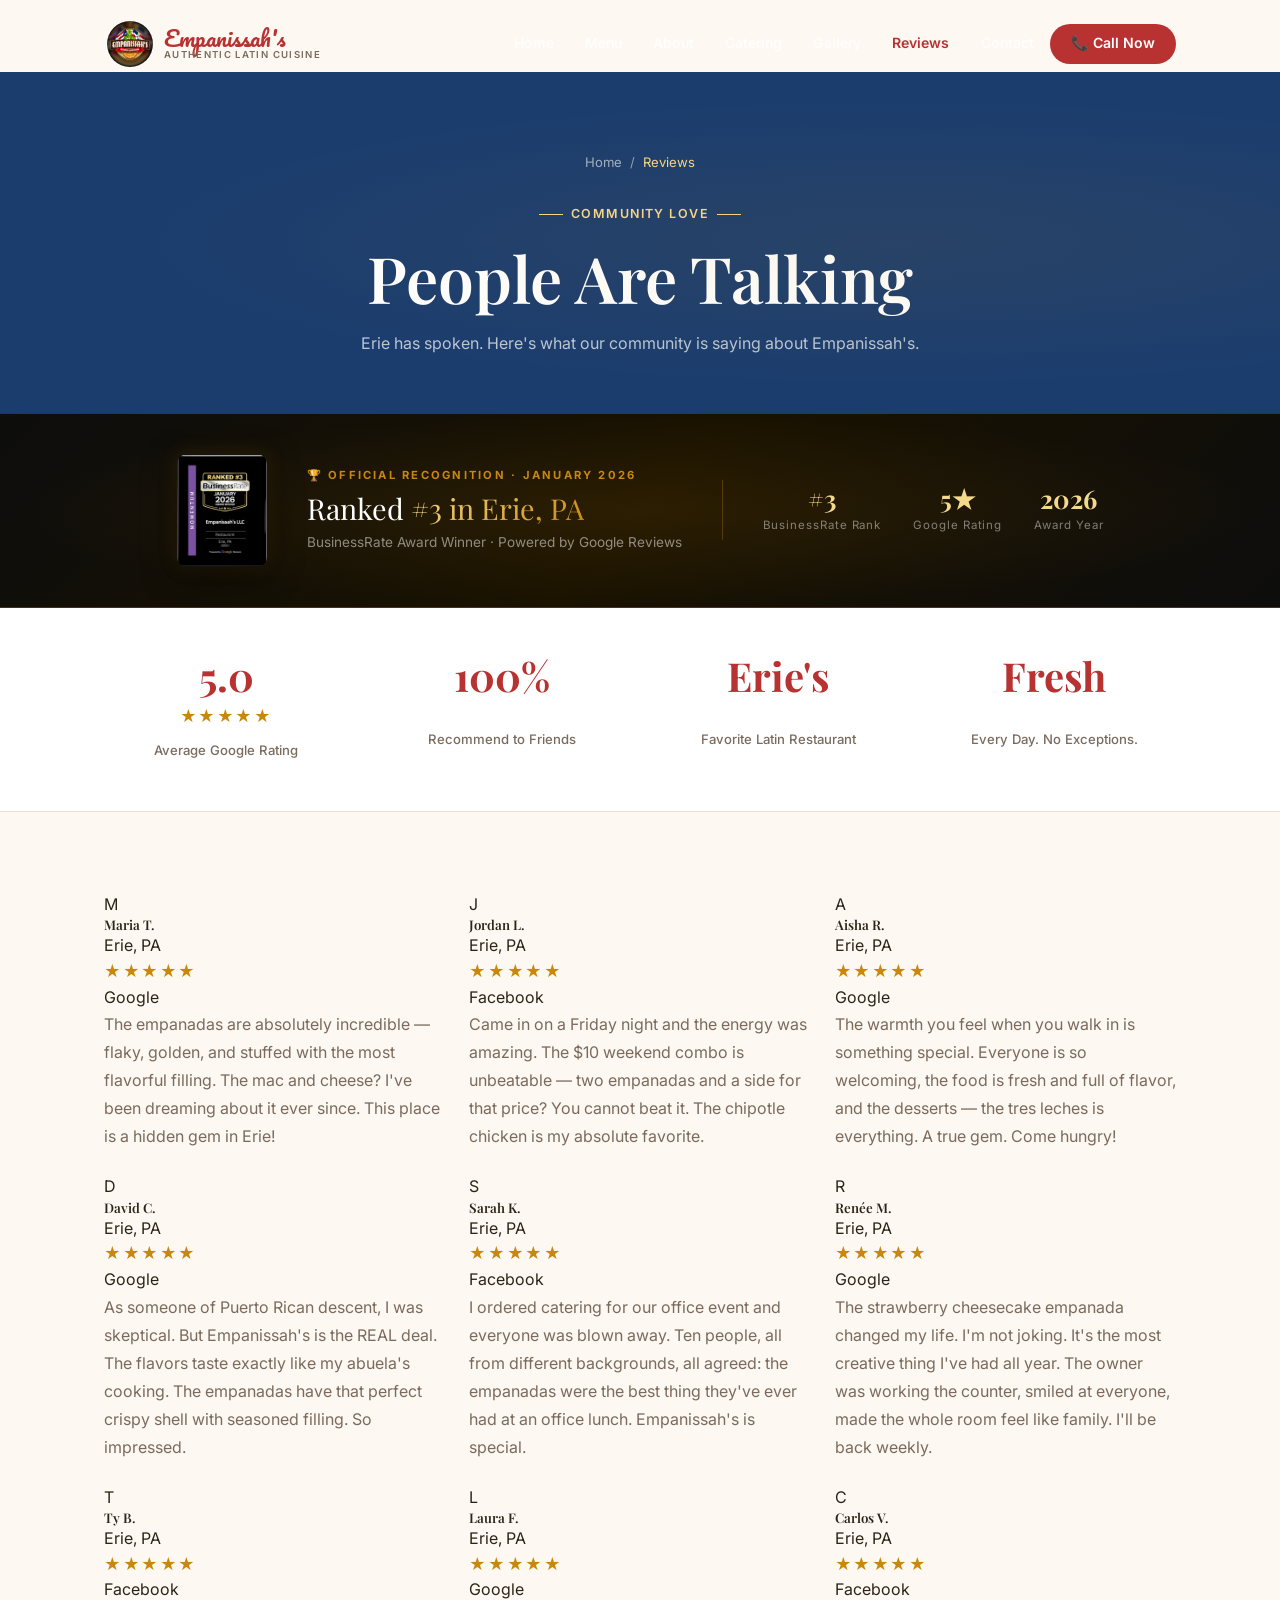
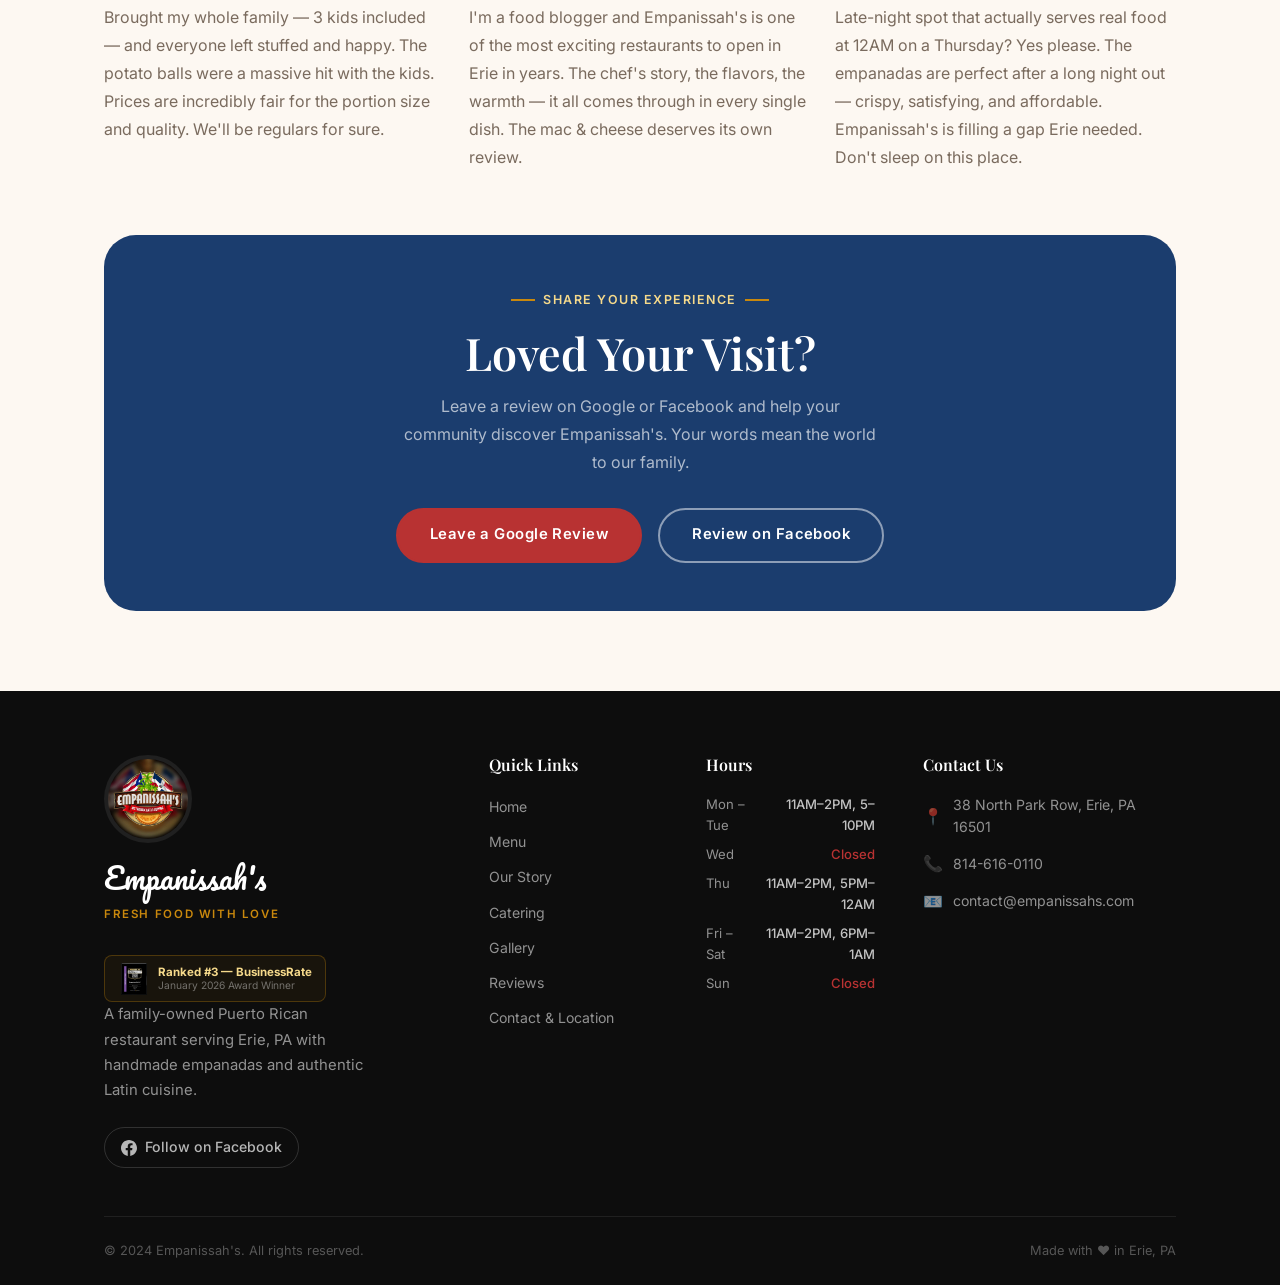
<file: reviews.html>
<!DOCTYPE html>
<html lang="en">
<head>
  <meta charset="UTF-8">
  <link rel="icon" href="assets/images/Logo.jpg" type="image/jpeg">
  <link rel="apple-touch-icon" href="assets/images/Logo.jpg">
  <meta name="viewport" content="width=device-width, initial-scale=1.0">
  <title>Reviews — Empanissah's | What People Are Saying</title>
  <meta name="description" content="Read what the Erie community is saying about Empanissah's — five-star reviews praising the handmade empanadas, famous mac & cheese, Latin flavors, and warm service.">
  <link rel="stylesheet" href="css/main.css">
  <link rel="stylesheet" href="css/nav.css">
  <link rel="stylesheet" href="css/pages.css">
</head>
<body class="reviews-page">

<nav class="site-nav scrolled" id="site-nav">
  <div class="nav-inner">
    <a href="index.html" class="nav-logo">
      <img src="assets/images/Logo.jpg" alt="Empanissah's Logo" class="nav-logo-img">
      <div class="nav-logo-text">
        <span class="logo-name" style="color:var(--red);">Empanissah's</span>
        <span class="logo-tag" style="color:var(--text-muted);">Authentic Latin Cuisine</span>
      </div>
    </a>
    <div class="nav-links">
      <a href="index.html">Home</a>
      <a href="menu.html">Menu</a>
      <a href="about.html">About</a>
      <a href="catering.html">Catering</a>
      <a href="gallery.html">Gallery</a>
      <a href="reviews.html" class="active">Reviews</a>
      <a href="contact.html">Contact</a>
      <a href="tel:8146160110" class="nav-cta">📞 Call Now</a>
    </div>
    <button class="nav-hamburger" id="hamburger" aria-label="Toggle menu"><span></span><span></span><span></span></button>
  </div>
  <div class="nav-mobile" id="nav-mobile">
    <div class="nav-mobile-inner">
      <a href="index.html">Home</a>
      <a href="menu.html">Menu</a>
      <a href="about.html">About</a>
      <a href="catering.html">Catering</a>
      <a href="gallery.html">Gallery</a>
      <a href="reviews.html" class="active">Reviews</a>
      <a href="contact.html">Contact &amp; Location</a>
      <a href="tel:8146160110" class="nav-mobile-cta">📞 Call Now — 814-616-0110</a>
    </div>
  </div>
</nav>

<div style="padding-top:72px;"></div>

<!-- Page Hero -->
<section class="page-hero">
  <div class="container">
    <nav class="breadcrumb"><a href="index.html">Home</a> / <span>Reviews</span></nav>
    <div class="section-eyebrow" style="justify-content:center;">Community Love</div>
    <h1>People Are Talking</h1>
    <p>Erie has spoken. Here's what our community is saying about Empanissah's.</p>
  </div>
</section>

<!-- Award Banner -->
<div class="award-banner reveal">
  <div class="container">
    <div class="award-banner-inner">
      <img src="assets/images/Award.jpg" alt="BusinessRate Award 2026" class="award-banner-img">
      <div class="award-banner-text">
        <span class="award-banner-tag">🏆 Official Recognition · January 2026</span>
        <div class="award-banner-title">Ranked <span>#3 in Erie, PA</span></div>
        <div class="award-banner-sub">BusinessRate Award Winner · Powered by Google Reviews</div>
      </div>
      <div class="award-banner-divider"></div>
      <div class="award-banner-stats">
        <div class="award-stat">
          <span class="award-stat-num">#3</span>
          <span class="award-stat-label">BusinessRate Rank</span>
        </div>
        <div class="award-stat">
          <span class="award-stat-num">5★</span>
          <span class="award-stat-label">Google Rating</span>
        </div>
        <div class="award-stat">
          <span class="award-stat-num">2026</span>
          <span class="award-stat-label">Award Year</span>
        </div>
      </div>
    </div>
  </div>
</div>

<!-- Stats -->
<div class="reviews-stats">
  <div class="container">
    <div class="reviews-stats-grid">
      <div class="stat-item reveal">
        <span class="stat-number">5.0</span>
        <div class="stars" style="margin:0.5rem 0;">★★★★★</div>
        <span class="stat-label">Average Google Rating</span>
      </div>
      <div class="stat-item reveal reveal-delay-1">
        <span class="stat-number">100%</span>
        <div style="height:1.5rem;"></div>
        <span class="stat-label">Recommend to Friends</span>
      </div>
      <div class="stat-item reveal reveal-delay-2">
        <span class="stat-number">Erie's</span>
        <div style="height:1.5rem;"></div>
        <span class="stat-label">Favorite Latin Restaurant</span>
      </div>
      <div class="stat-item reveal reveal-delay-3">
        <span class="stat-number">Fresh</span>
        <div style="height:1.5rem;"></div>
        <span class="stat-label">Every Day. No Exceptions.</span>
      </div>
    </div>
  </div>
</div>

<!-- Reviews Grid -->
<section class="reviews-full">
  <div class="container">
    <div class="reviews-all-grid">

      <div class="review-card reveal">
        <div class="review-card-top">
          <div class="reviewer-info">
            <div class="reviewer-avatar">M</div>
            <div class="reviewer-details"><h5>Maria T.</h5><span>Erie, PA</span></div>
          </div>
          <div><div class="stars">★★★★★</div><div class="review-source">Google</div></div>
        </div>
        <p class="review-text">The empanadas are absolutely incredible — flaky, golden, and stuffed with the most flavorful filling. The mac and cheese? I've been dreaming about it ever since. This place is a hidden gem in Erie!</p>
      </div>

      <div class="review-card reveal reveal-delay-1">
        <div class="review-card-top">
          <div class="reviewer-info">
            <div class="reviewer-avatar">J</div>
            <div class="reviewer-details"><h5>Jordan L.</h5><span>Erie, PA</span></div>
          </div>
          <div><div class="stars">★★★★★</div><div class="review-source">Facebook</div></div>
        </div>
        <p class="review-text">Came in on a Friday night and the energy was amazing. The $10 weekend combo is unbeatable — two empanadas and a side for that price? You cannot beat it. The chipotle chicken is my absolute favorite.</p>
      </div>

      <div class="review-card reveal reveal-delay-2">
        <div class="review-card-top">
          <div class="reviewer-info">
            <div class="reviewer-avatar">A</div>
            <div class="reviewer-details"><h5>Aisha R.</h5><span>Erie, PA</span></div>
          </div>
          <div><div class="stars">★★★★★</div><div class="review-source">Google</div></div>
        </div>
        <p class="review-text">The warmth you feel when you walk in is something special. Everyone is so welcoming, the food is fresh and full of flavor, and the desserts — the tres leches is everything. A true gem. Come hungry!</p>
      </div>

      <div class="review-card reveal">
        <div class="review-card-top">
          <div class="reviewer-info">
            <div class="reviewer-avatar">D</div>
            <div class="reviewer-details"><h5>David C.</h5><span>Erie, PA</span></div>
          </div>
          <div><div class="stars">★★★★★</div><div class="review-source">Google</div></div>
        </div>
        <p class="review-text">As someone of Puerto Rican descent, I was skeptical. But Empanissah's is the REAL deal. The flavors taste exactly like my abuela's cooking. The empanadas have that perfect crispy shell with seasoned filling. So impressed.</p>
      </div>

      <div class="review-card reveal reveal-delay-1">
        <div class="review-card-top">
          <div class="reviewer-info">
            <div class="reviewer-avatar">S</div>
            <div class="reviewer-details"><h5>Sarah K.</h5><span>Erie, PA</span></div>
          </div>
          <div><div class="stars">★★★★★</div><div class="review-source">Facebook</div></div>
        </div>
        <p class="review-text">I ordered catering for our office event and everyone was blown away. Ten people, all from different backgrounds, all agreed: the empanadas were the best thing they've ever had at an office lunch. Empanissah's is special.</p>
      </div>

      <div class="review-card reveal reveal-delay-2">
        <div class="review-card-top">
          <div class="reviewer-info">
            <div class="reviewer-avatar">R</div>
            <div class="reviewer-details"><h5>Renée M.</h5><span>Erie, PA</span></div>
          </div>
          <div><div class="stars">★★★★★</div><div class="review-source">Google</div></div>
        </div>
        <p class="review-text">The strawberry cheesecake empanada changed my life. I'm not joking. It's the most creative thing I've had all year. The owner was working the counter, smiled at everyone, made the whole room feel like family. I'll be back weekly.</p>
      </div>

      <div class="review-card reveal">
        <div class="review-card-top">
          <div class="reviewer-info">
            <div class="reviewer-avatar">T</div>
            <div class="reviewer-details"><h5>Ty B.</h5><span>Erie, PA</span></div>
          </div>
          <div><div class="stars">★★★★★</div><div class="review-source">Facebook</div></div>
        </div>
        <p class="review-text">Brought my whole family — 3 kids included — and everyone left stuffed and happy. The potato balls were a massive hit with the kids. Prices are incredibly fair for the portion size and quality. We'll be regulars for sure.</p>
      </div>

      <div class="review-card reveal reveal-delay-1">
        <div class="review-card-top">
          <div class="reviewer-info">
            <div class="reviewer-avatar">L</div>
            <div class="reviewer-details"><h5>Laura F.</h5><span>Erie, PA</span></div>
          </div>
          <div><div class="stars">★★★★★</div><div class="review-source">Google</div></div>
        </div>
        <p class="review-text">I'm a food blogger and Empanissah's is one of the most exciting restaurants to open in Erie in years. The chef's story, the flavors, the warmth — it all comes through in every single dish. The mac & cheese deserves its own review.</p>
      </div>

      <div class="review-card reveal reveal-delay-2">
        <div class="review-card-top">
          <div class="reviewer-info">
            <div class="reviewer-avatar">C</div>
            <div class="reviewer-details"><h5>Carlos V.</h5><span>Erie, PA</span></div>
          </div>
          <div><div class="stars">★★★★★</div><div class="review-source">Facebook</div></div>
        </div>
        <p class="review-text">Late-night spot that actually serves real food at 12AM on a Thursday? Yes please. The empanadas are perfect after a long night out — crispy, satisfying, and affordable. Empanissah's is filling a gap Erie needed. Don't sleep on this place.</p>
      </div>

    </div>

    <!-- Leave a Review CTA -->
    <div style="text-align:center;margin-top:4rem;padding:3rem;background:var(--navy);border-radius:var(--radius-xl);" class="reveal">
      <div class="section-eyebrow" style="justify-content:center;color:var(--gold-light);">Share Your Experience</div>
      <h2 style="color:var(--white);margin-bottom:0.75rem;">Loved Your Visit?</h2>
      <p style="color:rgba(255,255,255,0.65);max-width:480px;margin:0 auto 2rem;">Leave a review on Google or Facebook and help your community discover Empanissah's. Your words mean the world to our family.</p>
      <div style="display:flex;gap:1rem;justify-content:center;flex-wrap:wrap;">
        <a href="https://www.google.com/maps/search/Empanissah%27s+Erie+PA" target="_blank" rel="noopener" class="btn btn-primary">Leave a Google Review</a>
        <a href="https://www.facebook.com/people/Empanissahs/61561961867814/" target="_blank" rel="noopener" class="btn btn-secondary">Review on Facebook</a>
      </div>
    </div>
  </div>
</section>

<!-- Footer -->
<footer class="site-footer">
  <div class="container">
    <div class="footer-grid">
      <div class="footer-brand">
        <img src="assets/images/Logo.jpg" alt="Empanissah's Logo" style="width:88px;height:88px;object-fit:contain;border-radius:50%;background:rgba(255,255,255,0.08);padding:4px;margin-bottom:0.75rem;display:block;">
        <span class="logo-name">Empanissah's</span>
        <span class="logo-tag">Fresh food with love</span>
        <div class="footer-award">
          <img src="assets/images/Award.jpg" alt="BusinessRate Award">
          <div class="footer-award-text">
            <strong>Ranked #3 — BusinessRate</strong>
            <span>January 2026 Award Winner</span>
          </div>
        </div>
        <p>A family-owned Puerto Rican restaurant serving Erie, PA with handmade empanadas and authentic Latin cuisine.</p>
        <div class="footer-social">
          <a href="https://www.facebook.com/people/Empanissahs/61561961867814/" target="_blank" rel="noopener">
            <svg width="16" height="16" viewBox="0 0 24 24" fill="currentColor"><path d="M24 12.073c0-6.627-5.373-12-12-12s-12 5.373-12 12c0 5.99 4.388 10.954 10.125 11.854v-8.385H7.078v-3.47h3.047V9.43c0-3.007 1.792-4.669 4.533-4.669 1.312 0 2.686.235 2.686.235v2.953H15.83c-1.491 0-1.956.925-1.956 1.874v2.25h3.328l-.532 3.47h-2.796v8.385C19.612 23.027 24 18.062 24 12.073z"/></svg>
            Follow on Facebook
          </a>
        </div>
      </div>
      <div class="footer-col">
        <h4>Quick Links</h4>
        <ul>
          <li><a href="index.html">Home</a></li>
          <li><a href="menu.html">Menu</a></li>
          <li><a href="about.html">Our Story</a></li>
          <li><a href="catering.html">Catering</a></li>
          <li><a href="gallery.html">Gallery</a></li>
          <li><a href="reviews.html">Reviews</a></li>
          <li><a href="contact.html">Contact &amp; Location</a></li>
        </ul>
      </div>
      <div class="footer-col">
        <h4>Hours</h4>
        <div class="footer-hours">
          <div class="hour-row"><span class="day">Mon – Tue</span><span class="time">11AM–2PM, 5–10PM</span></div>
          <div class="hour-row"><span class="day">Wed</span><span class="time closed">Closed</span></div>
          <div class="hour-row"><span class="day">Thu</span><span class="time">11AM–2PM, 5PM–12AM</span></div>
          <div class="hour-row"><span class="day">Fri – Sat</span><span class="time">11AM–2PM, 6PM–1AM</span></div>
          <div class="hour-row"><span class="day">Sun</span><span class="time closed">Closed</span></div>
        </div>
      </div>
      <div class="footer-col">
        <h4>Contact Us</h4>
        <div class="footer-contact">
          <a href="https://maps.google.com/?q=38+North+Park+Row,+Erie,+PA+16501" target="_blank"><span class="icon">📍</span> 38 North Park Row, Erie, PA 16501</a>
          <a href="tel:8146160110"><span class="icon">📞</span> 814-616-0110</a>
          <a href="mailto:contact@empanissahs.com"><span class="icon">📧</span> contact@empanissahs.com</a>
        </div>
      </div>
    </div>
    <div class="footer-bottom">
      <span>© 2024 Empanissah's. All rights reserved.</span>
      <span>Made with ❤️ in Erie, PA</span>
    </div>
  </div>
</footer>

<script src="js/main.js"></script>
</body>
</html>
</file>
<file: css/main.css>
/* ============================================================
   EMPANISSAH'S — GLOBAL DESIGN SYSTEM
   ============================================================ */

@import url('https://fonts.googleapis.com/css2?family=Playfair+Display:ital,wght@0,400;0,500;0,600;0,700;1,400;1,500&family=Inter:wght@300;400;500;600;700&family=Pacifico&display=swap');

/* ─── CSS Custom Properties ─── */
:root {
  /* Colors */
  --cream:        #FDF8F2;
  --cream-dark:   #F5EFE4;
  --white:        #FFFFFF;
  --red:          #B83232;
  --red-hover:    #9E1F1F;
  --red-soft:     #F5E8E8;
  --navy:         #1B3D6E;
  --navy-dark:    #122B52;
  --navy-soft:    #EBF0F7;
  --gold:         #C9880D;
  --gold-light:   #F5D98B;
  --gold-soft:    #FDF3DE;
  --black:        #0D0D0D;
  --text:         #2C2418;
  --text-muted:   #7A6B5E;
  --text-light:   #A89B8E;
  --border:       #E8E0D5;
  --border-dark:  #D4C9BB;

  /* Typography */
  --font-heading: 'Playfair Display', Georgia, serif;
  --font-body:    'Inter', system-ui, sans-serif;
  --font-brand:   'Pacifico', cursive;

  /* Spacing */
  --section-py:   5rem;
  --section-px:   clamp(1.25rem, 5vw, 5rem);
  --container:    1200px;
  --radius:       12px;
  --radius-lg:    20px;
  --radius-xl:    32px;

  /* Shadows */
  --shadow-sm:    0 2px 8px rgba(44, 36, 24, 0.08);
  --shadow:       0 4px 24px rgba(44, 36, 24, 0.12);
  --shadow-lg:    0 12px 48px rgba(44, 36, 24, 0.16);
  --shadow-hover: 0 20px 60px rgba(44, 36, 24, 0.20);

  /* Transitions */
  --transition:   0.25s ease;
  --transition-slow: 0.45s ease;
}

/* ─── Reset ─── */
*, *::before, *::after { box-sizing: border-box; margin: 0; padding: 0; }
html { scroll-behavior: smooth; font-size: 16px; }
body {
  font-family: var(--font-body);
  background: var(--cream);
  color: var(--text);
  line-height: 1.6;
  overflow-x: hidden;
  -webkit-font-smoothing: antialiased;
}
img { display: block; max-width: 100%; height: auto; }
a { text-decoration: none; color: inherit; }
ul { list-style: none; }
button { cursor: pointer; border: none; background: none; font-family: inherit; }
input, textarea, select { font-family: inherit; }

/* ─── Typography Scale ─── */
h1, h2, h3, h4, h5 {
  font-family: var(--font-heading);
  color: var(--text);
  line-height: 1.2;
  font-weight: 600;
}
h1 { font-size: clamp(2.4rem, 5vw, 4rem); }
h2 { font-size: clamp(1.8rem, 3.5vw, 2.8rem); }
h3 { font-size: clamp(1.3rem, 2.5vw, 1.8rem); }
h4 { font-size: 1.2rem; }
p { font-size: 1rem; line-height: 1.75; color: var(--text-muted); }

/* ─── Layout Utilities ─── */
.container {
  max-width: var(--container);
  margin: 0 auto;
  padding: 0 var(--section-px);
}
.section { padding: var(--section-py) 0; }
.section--cream { background: var(--cream); }
.section--white { background: var(--white); }
.section--navy { background: var(--navy); color: var(--white); }
.section--dark { background: #0D0D0D; color: var(--white); }
.section--gold-soft { background: var(--gold-soft); }
.section--red-soft { background: var(--red-soft); }

.grid-2 { display: grid; grid-template-columns: repeat(2, 1fr); gap: 2rem; }
.grid-3 { display: grid; grid-template-columns: repeat(3, 1fr); gap: 2rem; }
.grid-4 { display: grid; grid-template-columns: repeat(4, 1fr); gap: 1.5rem; }
.flex-center { display: flex; align-items: center; justify-content: center; }
.flex-between { display: flex; align-items: center; justify-content: space-between; }
.text-center { text-align: center; }

/* ─── Section Labels / Eyebrows ─── */
.section-eyebrow {
  display: inline-flex;
  align-items: center;
  gap: 0.5rem;
  font-family: var(--font-body);
  font-size: 0.78rem;
  font-weight: 600;
  letter-spacing: 0.12em;
  text-transform: uppercase;
  color: var(--gold);
  margin-bottom: 1rem;
}
.section-eyebrow::before,
.section-eyebrow::after {
  content: '';
  display: inline-block;
  width: 24px;
  height: 1.5px;
  background: var(--gold);
}

/* ─── Buttons ─── */
.btn {
  display: inline-flex;
  align-items: center;
  gap: 0.5rem;
  padding: 0.85rem 2rem;
  border-radius: 100px;
  font-weight: 600;
  font-size: 0.93rem;
  letter-spacing: 0.03em;
  transition: all var(--transition);
  cursor: pointer;
  border: 2px solid transparent;
  white-space: nowrap;
}
.btn-primary {
  background: var(--red);
  color: var(--white);
  border-color: var(--red);
}
.btn-primary:hover {
  background: var(--red-hover);
  border-color: var(--red-hover);
  transform: translateY(-2px);
  box-shadow: 0 8px 24px rgba(184, 50, 50, 0.35);
}
.btn-secondary {
  background: transparent;
  color: var(--white);
  border-color: rgba(255,255,255,0.5);
}
.btn-secondary:hover {
  background: rgba(255,255,255,0.1);
  border-color: var(--white);
  transform: translateY(-2px);
}
.btn-navy {
  background: var(--navy);
  color: var(--white);
  border-color: var(--navy);
}
.btn-navy:hover {
  background: var(--navy-dark);
  border-color: var(--navy-dark);
  transform: translateY(-2px);
  box-shadow: 0 8px 24px rgba(27, 61, 110, 0.35);
}
.btn-outline-dark {
  background: transparent;
  color: var(--text);
  border-color: var(--border-dark);
}
.btn-outline-dark:hover {
  border-color: var(--red);
  color: var(--red);
  transform: translateY(-2px);
}
.btn-gold {
  background: var(--gold);
  color: var(--white);
  border-color: var(--gold);
}
.btn-gold:hover {
  background: #b37700;
  transform: translateY(-2px);
  box-shadow: 0 8px 24px rgba(201, 136, 13, 0.35);
}

/* ─── Card Base ─── */
.card {
  background: var(--white);
  border-radius: var(--radius-lg);
  overflow: hidden;
  box-shadow: var(--shadow-sm);
  transition: all var(--transition);
  border: 1px solid var(--border);
}
.card:hover {
  box-shadow: var(--shadow-hover);
  transform: translateY(-4px);
}

/* ─── Badge ─── */
.badge {
  display: inline-flex;
  align-items: center;
  padding: 0.3rem 0.8rem;
  border-radius: 100px;
  font-size: 0.72rem;
  font-weight: 700;
  letter-spacing: 0.06em;
  text-transform: uppercase;
}
.badge-red { background: var(--red); color: var(--white); }
.badge-gold { background: var(--gold-light); color: #7A5200; }
.badge-navy { background: var(--navy-soft); color: var(--navy); }

/* ─── Dividers ─── */
.divider {
  width: 60px;
  height: 3px;
  background: var(--gold);
  border-radius: 2px;
  margin: 1.25rem auto;
}
.divider-left { margin: 1.25rem 0; }

/* ─── Star Rating ─── */
.stars { color: var(--gold); font-size: 1rem; letter-spacing: 0.1em; }

/* ─── Animations ─── */
@keyframes fadeInUp {
  from { opacity: 0; transform: translateY(28px); }
  to   { opacity: 1; transform: translateY(0); }
}
@keyframes fadeIn {
  from { opacity: 0; }
  to   { opacity: 1; }
}
@keyframes floatY {
  0%, 100% { transform: translateY(0); }
  50%       { transform: translateY(-10px); }
}

.fade-in-up { animation: fadeInUp 0.7s ease forwards; }
.fade-in    { animation: fadeIn 0.7s ease forwards; }

/* Intersection Observer reveal class */
.reveal {
  opacity: 0;
  transform: translateY(28px);
  transition: opacity 0.7s ease, transform 0.7s ease;
}
.reveal.visible {
  opacity: 1;
  transform: translateY(0);
}
.reveal-delay-1 { transition-delay: 0.1s; }
.reveal-delay-2 { transition-delay: 0.2s; }
.reveal-delay-3 { transition-delay: 0.3s; }
.reveal-delay-4 { transition-delay: 0.4s; }

/* ─── Page Hero Banner (inner pages) ─── */
.page-hero {
  background: var(--navy);
  padding: 5rem 0 3.5rem;
  text-align: center;
  position: relative;
  overflow: hidden;
}
.page-hero::before {
  content: '';
  position: absolute;
  inset: 0;
  background: radial-gradient(ellipse at 70% 50%, rgba(201,136,13,0.08) 0%, transparent 60%);
  pointer-events: none;
}
.page-hero h1 { color: var(--white); }
.page-hero .section-eyebrow { color: var(--gold-light); }
.page-hero .section-eyebrow::before,
.page-hero .section-eyebrow::after { background: var(--gold-light); }
.page-hero p { color: rgba(255,255,255,0.7); max-width: 600px; margin: 0.75rem auto 0; }

/* ─── Breadcrumb ─── */
.breadcrumb {
  display: flex;
  align-items: center;
  gap: 0.5rem;
  font-size: 0.82rem;
  color: rgba(255,255,255,0.5);
  justify-content: center;
  margin-bottom: 1.5rem;
}
.breadcrumb a { color: rgba(255,255,255,0.6); transition: color var(--transition); }
.breadcrumb a:hover { color: var(--white); }
.breadcrumb span { color: var(--gold-light); }

/* ─── Responsive ─── */
@media (max-width: 1024px) {
  .grid-4 { grid-template-columns: repeat(2, 1fr); }
}
@media (max-width: 768px) {
  :root { --section-py: 3.5rem; }
  .grid-2, .grid-3, .grid-4 { grid-template-columns: 1fr; }
}
@media (max-width: 480px) {
  :root { --section-py: 2.5rem; }
  .btn { padding: 0.75rem 1.5rem; font-size: 0.88rem; }
}

/* ─── Award Section ─── */
@keyframes shimmer {
  0%   { background-position: -200% center; }
  100% { background-position:  200% center; }
}
@keyframes awardFloat {
  0%, 100% { transform: translateY(0) rotate(-1deg); }
  50%       { transform: translateY(-12px) rotate(1deg); }
}
@keyframes goldPulse {
  0%, 100% { box-shadow: 0 0 0 0 rgba(201,136,13,0); }
  50%       { box-shadow: 0 0 40px 10px rgba(201,136,13,0.2); }
}
@keyframes starSpin {
  from { transform: rotate(0deg); }
  to   { transform: rotate(360deg); }
}

.award-section {
  position: relative;
  background: #080808;
  padding: 6rem 0;
  overflow: hidden;
}
.award-section::before {
  content: '';
  position: absolute;
  inset: 0;
  background:
    radial-gradient(ellipse at 20% 50%, rgba(201,136,13,0.12) 0%, transparent 50%),
    radial-gradient(ellipse at 80% 50%, rgba(184,50,50,0.08) 0%, transparent 50%);
  pointer-events: none;
}
.award-section::after {
  content: '';
  position: absolute;
  top: 0; left: 0; right: 0;
  height: 1px;
  background: linear-gradient(90deg, transparent, var(--gold), transparent);
}

/* Ambient dot particles */
.award-particles {
  position: absolute;
  inset: 0;
  pointer-events: none;
  overflow: hidden;
}
.award-particles span {
  position: absolute;
  width: 3px;
  height: 3px;
  border-radius: 50%;
  background: var(--gold-light);
  opacity: 0;
  animation: particleFade 4s ease-in-out infinite;
}
@keyframes particleFade {
  0%, 100% { opacity: 0; transform: translateY(0); }
  50%       { opacity: 0.6; transform: translateY(-30px); }
}
.award-particles span:nth-child(1)  { left: 10%; top: 60%; animation-delay: 0s;    width:2px; height:2px; }
.award-particles span:nth-child(2)  { left: 25%; top: 40%; animation-delay: 0.6s; }
.award-particles span:nth-child(3)  { left: 40%; top: 75%; animation-delay: 1.2s;  width:2px; height:2px; }
.award-particles span:nth-child(4)  { left: 60%; top: 30%; animation-delay: 0.3s; }
.award-particles span:nth-child(5)  { left: 75%; top: 65%; animation-delay: 0.9s;  width:4px; height:4px; }
.award-particles span:nth-child(6)  { left: 88%; top: 45%; animation-delay: 1.5s;  width:2px; height:2px; }
.award-particles span:nth-child(7)  { left: 55%; top: 80%; animation-delay: 2.1s; }
.award-particles span:nth-child(8)  { left: 18%; top: 25%; animation-delay: 1.8s;  width:2px; height:2px; }

.award-inner {
  position: relative;
  z-index: 1;
  display: grid;
  grid-template-columns: 1fr 1fr;
  gap: 5rem;
  align-items: center;
  max-width: var(--container);
  margin: 0 auto;
  padding: 0 var(--section-px);
}

/* Left: Text content */
.award-content {}
.award-eyebrow {
  display: inline-flex;
  align-items: center;
  gap: 0.5rem;
  font-size: 0.72rem;
  font-weight: 700;
  letter-spacing: 0.18em;
  text-transform: uppercase;
  color: var(--gold);
  margin-bottom: 1.25rem;
}
.award-eyebrow::before,
.award-eyebrow::after {
  content: '';
  display: inline-block;
  width: 20px;
  height: 1px;
  background: var(--gold);
}
.award-headline {
  font-family: var(--font-heading);
  font-size: clamp(2rem, 4vw, 3.2rem);
  font-weight: 700;
  color: var(--white);
  line-height: 1.15;
  margin-bottom: 1.5rem;
}
.award-headline em {
  font-style: normal;
  background: linear-gradient(135deg, #F5D98B, #C9880D, #F5D98B);
  background-size: 200% auto;
  -webkit-background-clip: text;
  -webkit-text-fill-color: transparent;
  background-clip: text;
  animation: shimmer 3s linear infinite;
}
.award-desc {
  font-size: 1rem;
  line-height: 1.8;
  color: rgba(255,255,255,0.6);
  max-width: 480px;
  margin-bottom: 2.5rem;
}
.award-pills {
  display: flex;
  flex-wrap: wrap;
  gap: 0.75rem;
  margin-bottom: 2.5rem;
}
.award-pill {
  display: inline-flex;
  align-items: center;
  gap: 0.4rem;
  padding: 0.45rem 1rem;
  border-radius: 100px;
  font-size: 0.8rem;
  font-weight: 600;
  letter-spacing: 0.04em;
  border: 1px solid rgba(201,136,13,0.4);
  color: var(--gold-light);
  background: rgba(201,136,13,0.08);
}
.award-pill .dot {
  width: 6px;
  height: 6px;
  border-radius: 50%;
  background: var(--gold);
  flex-shrink: 0;
}

/* Right: Award plaque image */
.award-plaque-wrap {
  position: relative;
  display: flex;
  justify-content: center;
  align-items: center;
}
.award-plaque-glow {
  position: absolute;
  width: 320px;
  height: 320px;
  border-radius: 50%;
  background: radial-gradient(circle, rgba(201,136,13,0.25) 0%, transparent 70%);
  animation: goldPulse 3s ease-in-out infinite;
}
.award-plaque-img {
  position: relative;
  z-index: 1;
  width: 300px;
  border-radius: 16px;
  box-shadow:
    0 0 0 1px rgba(201,136,13,0.3),
    0 24px 80px rgba(0,0,0,0.8),
    0 0 60px rgba(201,136,13,0.15);
  animation: awardFloat 6s ease-in-out infinite;
  transition: transform 0.3s ease;
}
.award-plaque-img:hover {
  animation-play-state: paused;
  transform: scale(1.04) rotate(0deg) !important;
  box-shadow:
    0 0 0 2px rgba(201,136,13,0.6),
    0 32px 100px rgba(0,0,0,0.9),
    0 0 80px rgba(201,136,13,0.3);
}

/* Award badge (mini, for inline use) */
.award-badge-inline {
  display: inline-flex;
  align-items: center;
  gap: 0.6rem;
  padding: 0.5rem 1rem;
  background: linear-gradient(135deg, rgba(201,136,13,0.15), rgba(201,136,13,0.05));
  border: 1px solid rgba(201,136,13,0.35);
  border-radius: 100px;
  font-size: 0.78rem;
  font-weight: 600;
  color: #C9880D;
  letter-spacing: 0.04em;
}
.award-badge-inline img {
  width: 28px;
  height: 28px;
  object-fit: contain;
  border-radius: 4px;
}

/* Reviews page award banner */
.award-banner {
  background: linear-gradient(135deg, #0D0D0D 0%, #1a1200 50%, #0D0D0D 100%);
  border-top: 1px solid rgba(201,136,13,0.3);
  border-bottom: 1px solid rgba(201,136,13,0.3);
  padding: 2.5rem 0;
  position: relative;
  overflow: hidden;
}
.award-banner::before {
  content: '';
  position: absolute;
  inset: 0;
  background: radial-gradient(ellipse at 50% 50%, rgba(201,136,13,0.1) 0%, transparent 70%);
  pointer-events: none;
}
.award-banner-inner {
  position: relative;
  z-index: 1;
  display: flex;
  align-items: center;
  justify-content: center;
  gap: 2.5rem;
  flex-wrap: wrap;
}
.award-banner-img {
  width: 90px;
  border-radius: 10px;
  box-shadow: 0 8px 32px rgba(0,0,0,0.6), 0 0 20px rgba(201,136,13,0.2);
  flex-shrink: 0;
}
.award-banner-text {}
.award-banner-tag {
  font-size: 0.7rem;
  font-weight: 700;
  letter-spacing: 0.2em;
  text-transform: uppercase;
  color: var(--gold);
  margin-bottom: 0.35rem;
  display: block;
}
.award-banner-title {
  font-family: var(--font-heading);
  font-size: clamp(1.3rem, 2.5vw, 1.8rem);
  color: var(--white);
  line-height: 1.2;
  margin-bottom: 0.4rem;
}
.award-banner-title span {
  background: linear-gradient(135deg, #F5D98B, #C9880D);
  -webkit-background-clip: text;
  -webkit-text-fill-color: transparent;
  background-clip: text;
}
.award-banner-sub {
  font-size: 0.85rem;
  color: rgba(255,255,255,0.5);
}
.award-banner-divider {
  width: 1px;
  height: 60px;
  background: rgba(201,136,13,0.3);
  flex-shrink: 0;
}
.award-banner-stats {
  display: flex;
  gap: 2rem;
}
.award-stat {
  text-align: center;
}
.award-stat-num {
  font-family: var(--font-heading);
  font-size: 1.6rem;
  font-weight: 700;
  color: var(--gold-light);
  display: block;
  line-height: 1;
}
.award-stat-label {
  font-size: 0.72rem;
  color: rgba(255,255,255,0.45);
  letter-spacing: 0.08em;
  margin-top: 0.25rem;
  display: block;
}

/* Footer award badge */
.footer-award {
  display: inline-flex;
  align-items: center;
  gap: 0.5rem;
  margin-top: 1rem;
  padding: 0.4rem 0.8rem;
  border-radius: 8px;
  border: 1px solid rgba(201,136,13,0.3);
  background: rgba(201,136,13,0.06);
}
.footer-award img {
  width: 32px;
  height: 32px;
  object-fit: contain;
  border-radius: 4px;
}
.footer-award-text {
  display: flex;
  flex-direction: column;
  gap: 0.05rem;
}
.footer-award-text strong {
  font-size: 0.72rem;
  color: var(--gold-light);
  font-weight: 700;
  line-height: 1;
}
.footer-award-text span {
  font-size: 0.64rem;
  color: rgba(255,255,255,0.4);
  line-height: 1;
}

@media (max-width: 900px) {
  .award-inner {
    grid-template-columns: 1fr;
    gap: 3rem;
    text-align: center;
  }
  .award-eyebrow { justify-content: center; }
  .award-desc { margin: 0 auto 2rem; }
  .award-pills { justify-content: center; }
  .award-banner-divider { display: none; }
  .award-banner-inner { gap: 1.5rem; }
  .award-banner-stats { gap: 1.25rem; }
}
@media (max-width: 600px) {
  .award-plaque-img { width: 220px; }
  .award-plaque-glow { width: 220px; height: 220px; }
}
</file>
<file: css/nav.css>
/* ============================================================
   NAVIGATION — Sticky, Mobile-responsive
   ============================================================ */

.site-nav {
  position: fixed;
  top: 0;
  left: 0;
  right: 0;
  z-index: 1000;
  background: rgba(253, 248, 242, 0.0);
  backdrop-filter: blur(0px);
  transition: background 0.35s ease, box-shadow 0.35s ease, backdrop-filter 0.35s ease;
}
.site-nav.scrolled {
  background: rgba(253, 248, 242, 0.96);
  box-shadow: 0 2px 20px rgba(44, 36, 24, 0.10);
  backdrop-filter: blur(12px);
}
.site-nav.nav-dark {
  /* Transparent over hero dark overlays */
}

.nav-inner {
  display: flex;
  align-items: center;
  justify-content: space-between;
  padding: 1.1rem var(--section-px);
  max-width: var(--container);
  margin: 0 auto;
}

/* Logo */
.nav-logo {
  display: flex;
  align-items: center;
  gap: 0.5rem;
  line-height: 1;
}
.nav-logo-img {
  height: 52px;
  width: 52px;
  object-fit: contain;
  border-radius: 50%;
  background: rgba(255,255,255,0.12);
  padding: 3px;
  transition: all var(--transition);
  flex-shrink: 0;
}
.site-nav.scrolled .nav-logo-img {
  background: rgba(0,0,0,0.06);
}
.nav-logo-text {
  display: flex;
  flex-direction: column;
  gap: 0.05rem;
}
.nav-logo .logo-name {
  font-family: var(--font-brand);
  font-size: 1.4rem;
  color: var(--white);
  transition: color var(--transition);
  line-height: 1;
}
.site-nav.scrolled .nav-logo .logo-name { color: var(--red); }
.nav-logo .logo-tag {
  font-size: 0.6rem;
  font-weight: 600;
  letter-spacing: 0.14em;
  text-transform: uppercase;
  color: rgba(255,255,255,0.65);
  transition: color var(--transition);
}
.site-nav.scrolled .nav-logo .logo-tag { color: var(--text-muted); }

/* Nav Links */
.nav-links {
  display: flex;
  align-items: center;
  gap: 0.15rem;
}
.nav-links a {
  font-size: 0.88rem;
  font-weight: 500;
  color: rgba(255,255,255,0.88);
  padding: 0.5rem 0.9rem;
  border-radius: 8px;
  transition: all var(--transition);
  position: relative;
}
.site-nav.scrolled .nav-links a { color: var(--text); }
.nav-links a:hover {
  color: var(--red);
  background: var(--red-soft);
}
.nav-links a.active {
  color: var(--red);
  font-weight: 600;
}
.site-nav.scrolled .nav-links a:hover { background: var(--red-soft); }

/* Nav CTA */
.nav-cta {
  padding: 0.55rem 1.3rem !important;
  background: var(--red) !important;
  color: var(--white) !important;
  border-radius: 100px !important;
  font-weight: 600 !important;
}
.nav-cta:hover {
  background: var(--red-hover) !important;
  transform: translateY(-1px);
  box-shadow: 0 4px 16px rgba(184, 50, 50, 0.3);
}
.site-nav.scrolled .nav-cta { background: var(--red) !important; color: var(--white) !important; }

/* Hamburger */
.nav-hamburger {
  display: none;
  flex-direction: column;
  gap: 5px;
  padding: 0.5rem;
  cursor: pointer;
}
.nav-hamburger span {
  display: block;
  width: 24px;
  height: 2px;
  background: var(--white);
  border-radius: 2px;
  transition: all var(--transition);
}
.site-nav.scrolled .nav-hamburger span { background: var(--text); }
.nav-hamburger.open span:nth-child(1) { transform: translateY(7px) rotate(45deg); }
.nav-hamburger.open span:nth-child(2) { opacity: 0; }
.nav-hamburger.open span:nth-child(3) { transform: translateY(-7px) rotate(-45deg); }

/* Mobile Nav Drawer */
.nav-mobile {
  display: none;
  background: var(--white);
  border-top: 1px solid var(--border);
  box-shadow: var(--shadow-lg);
  max-height: 0;
  overflow: hidden;
  transition: max-height 0.5s cubic-bezier(0.4,0,0.2,1);
}
.nav-mobile.open {
  max-height: 600px;
}
.nav-mobile-inner {
  padding: 1.5rem var(--section-px) 2rem;
  display: flex;
  flex-direction: column;
  gap: 0.15rem;
}
.nav-mobile-inner a {
  display: block;
  padding: 0.85rem 1rem;
  font-size: 1rem;
  font-weight: 500;
  color: var(--text);
  border-radius: 10px;
  transition: all var(--transition);
}
.nav-mobile-inner a:hover {
  background: var(--red-soft);
  color: var(--red);
  padding-left: 1.4rem;
}
.nav-mobile-inner a.active { color: var(--red); font-weight: 600; }
.nav-mobile-cta {
  margin-top: 1rem;
  background: var(--red) !important;
  color: var(--white) !important;
  text-align: center;
  border-radius: 100px !important;
  font-weight: 600 !important;
}

@media (max-width: 900px) {
  .nav-links { display: none; }
  .nav-hamburger { display: flex; }
  .nav-mobile { display: block; }
}

/* ─── Footer ─── */
.site-footer {
  background: var(--black);
  color: rgba(255,255,255,0.7);
  padding: 4rem 0 0;
}
.footer-grid {
  display: grid;
  grid-template-columns: 2fr 1fr 1fr 1.5fr;
  gap: 3rem;
  padding-bottom: 3rem;
  border-bottom: 1px solid rgba(255,255,255,0.08);
}
.footer-brand .logo-name {
  font-family: var(--font-brand);
  font-size: 1.8rem;
  color: var(--white);
  display: block;
  margin-bottom: 0.25rem;
}
.footer-brand .logo-tag {
  font-size: 0.72rem;
  font-weight: 600;
  letter-spacing: 0.14em;
  text-transform: uppercase;
  color: var(--gold);
  display: block;
  margin-bottom: 1rem;
}
.footer-brand p {
  color: rgba(255,255,255,0.55);
  font-size: 0.93rem;
  line-height: 1.7;
  max-width: 280px;
  margin-bottom: 1.5rem;
}
.footer-social a {
  display: inline-flex;
  align-items: center;
  gap: 0.5rem;
  color: rgba(255,255,255,0.7);
  font-size: 0.88rem;
  font-weight: 500;
  padding: 0.5rem 1rem;
  border: 1px solid rgba(255,255,255,0.15);
  border-radius: 100px;
  transition: all var(--transition);
}
.footer-social a:hover {
  border-color: var(--gold);
  color: var(--gold);
}
.footer-col h4 {
  font-family: var(--font-heading);
  font-size: 1rem;
  font-weight: 600;
  color: var(--white);
  margin-bottom: 1.25rem;
}
.footer-col ul { display: flex; flex-direction: column; gap: 0.6rem; }
.footer-col ul a {
  font-size: 0.88rem;
  color: rgba(255,255,255,0.55);
  transition: color var(--transition);
}
.footer-col ul a:hover { color: var(--gold); }
.footer-hours { display: flex; flex-direction: column; gap: 0.5rem; }
.footer-hours .hour-row {
  display: flex;
  justify-content: space-between;
  font-size: 0.82rem;
  gap: 1rem;
}
.footer-hours .day { color: rgba(255,255,255,0.55); }
.footer-hours .time { color: rgba(255,255,255,0.75); font-weight: 500; text-align: right; }
.footer-hours .closed { color: var(--red); }
.footer-contact { display: flex; flex-direction: column; gap: 0.75rem; }
.footer-contact a {
  display: flex;
  align-items: center;
  gap: 0.6rem;
  font-size: 0.88rem;
  color: rgba(255,255,255,0.55);
  transition: color var(--transition);
}
.footer-contact a:hover { color: var(--gold); }
.footer-contact .icon { font-size: 1rem; }
.footer-bottom {
  display: flex;
  align-items: center;
  justify-content: space-between;
  padding: 1.5rem 0;
  font-size: 0.8rem;
  color: rgba(255,255,255,0.3);
}
.footer-bottom a { color: rgba(255,255,255,0.4); transition: color var(--transition); }
.footer-bottom a:hover { color: var(--gold); }

@media (max-width: 900px) {
  .footer-grid { grid-template-columns: 1fr 1fr; gap: 2rem; }
}
@media (max-width: 600px) {
  .footer-grid { grid-template-columns: 1fr; gap: 2rem; }
  .footer-bottom { flex-direction: column; gap: 0.5rem; text-align: center; }
}
</file>
<file: css/about.css>
/* ============================================================
   ABOUT PAGE STYLES
   ============================================================ */

.about-page { background: var(--cream); }

/* Story Section */
.about-story {
  background: var(--white);
  padding: var(--section-py) 0;
}
.about-story .container {
  display: grid;
  grid-template-columns: 1fr 1fr;
  gap: 5rem;
  align-items: center;
}
.about-story-text h2 { margin-bottom: 1.5rem; }
.about-story-text p { margin-bottom: 1.25rem; }
.about-story-image {
  position: relative;
}
.about-story-image img {
  width: 100%;
  border-radius: var(--radius-xl);
  box-shadow: var(--shadow-lg);
  aspect-ratio: 3/4;
  object-fit: cover;
}
.about-story-accent {
  position: absolute;
  bottom: -1.5rem;
  right: -1.5rem;
  width: 200px;
  background: var(--gold-soft);
  border: 2px solid var(--gold-light);
  border-radius: var(--radius-lg);
  padding: 1.25rem;
  text-align: center;
}
.about-story-accent .number {
  font-family: var(--font-heading);
  font-size: 2.5rem;
  font-weight: 700;
  color: var(--gold);
  display: block;
}
.about-story-accent .label {
  font-size: 0.8rem;
  color: var(--text-muted);
  font-weight: 500;
}

/* Heritage Section */
.heritage-section {
  background: var(--navy);
  padding: var(--section-py) 0;
  overflow: hidden;
  position: relative;
}
.heritage-section::before {
  content: '🇵🇷';
  position: absolute;
  font-size: 20rem;
  opacity: 0.04;
  right: -2rem;
  top: 50%;
  transform: translateY(-50%);
  line-height: 1;
  pointer-events: none;
}
.heritage-section .section-eyebrow { color: var(--gold-light); }
.heritage-section .section-eyebrow::before,
.heritage-section .section-eyebrow::after { background: var(--gold-light); }
.heritage-section h2 { color: var(--white); }
.heritage-section p { color: rgba(255,255,255,0.7); }
.heritage-section .container {
  display: grid;
  grid-template-columns: 1fr 1fr;
  gap: 5rem;
  align-items: center;
}
.heritage-text { }
.heritage-image img {
  border-radius: var(--radius-xl);
  width: 100%;
  aspect-ratio: 4/3;
  object-fit: cover;
  box-shadow: var(--shadow-lg);
}
.heritage-pillars {
  display: flex;
  flex-direction: column;
  gap: 1.25rem;
  margin-top: 2rem;
}
.heritage-pillar {
  display: flex;
  align-items: flex-start;
  gap: 1rem;
  padding: 1.25rem;
  background: rgba(255,255,255,0.06);
  border: 1px solid rgba(255,255,255,0.10);
  border-radius: var(--radius);
  transition: all var(--transition);
}
.heritage-pillar:hover {
  background: rgba(255,255,255,0.10);
  border-color: var(--gold);
}
.heritage-pillar-icon {
  width: 40px;
  height: 40px;
  min-width: 40px;
  border-radius: 10px;
  background: rgba(201,136,13,0.2);
  display: flex;
  align-items: center;
  justify-content: center;
  font-size: 1.1rem;
}
.heritage-pillar h4 { color: var(--white); font-size: 0.95rem; margin-bottom: 0.25rem; }
.heritage-pillar p { color: rgba(255,255,255,0.55); font-size: 0.82rem; line-height: 1.55; }

/* Values Section */
.values-section {
  background: var(--cream);
  padding: var(--section-py) 0;
}
.values-grid {
  display: grid;
  grid-template-columns: repeat(3, 1fr);
  gap: 2rem;
  margin-top: 3rem;
}
.value-card {
  background: var(--white);
  border-radius: var(--radius-lg);
  padding: 2.5rem 2rem;
  text-align: center;
  border: 1px solid var(--border);
  transition: all var(--transition);
}
.value-card:hover {
  transform: translateY(-5px);
  box-shadow: var(--shadow);
  border-color: var(--gold);
}
.value-number {
  font-family: var(--font-heading);
  font-size: 3.5rem;
  font-weight: 700;
  color: var(--gold);
  opacity: 0.4;
  line-height: 1;
  margin-bottom: 0.75rem;
}
.value-card h3 { font-size: 1.2rem; margin-bottom: 0.75rem; }
.value-card p { font-size: 0.88rem; }

/* Chef Statement */
.chef-statement {
  background: var(--gold-soft);
  padding: 4rem 0;
  border-top: 1px solid var(--gold-light);
  border-bottom: 1px solid var(--gold-light);
}
.chef-statement .container { text-align: center; max-width: 800px; }
.chef-quote {
  font-family: var(--font-heading);
  font-size: clamp(1.4rem, 3vw, 2rem);
  font-style: italic;
  color: var(--text);
  line-height: 1.5;
  margin-bottom: 1.5rem;
}
.chef-quote::before { content: '\201C'; color: var(--gold); font-size: 2em; line-height: 0; vertical-align: -0.4em; display: inline-block; margin-right: 4px; }
.chef-quote::after { content: '\201D'; color: var(--gold); font-size: 2em; line-height: 0; vertical-align: -0.4em; display: inline-block; margin-left: 4px; }
.chef-attribution {
  font-size: 0.9rem;
  font-weight: 700;
  color: var(--text-muted);
  letter-spacing: 0.05em;
}

@media (max-width: 900px) {
  .about-story .container { grid-template-columns: 1fr; }
  .heritage-section .container { grid-template-columns: 1fr; }
  .about-story-accent { display: none; }
  .values-grid { grid-template-columns: 1fr 1fr; }
}
@media (max-width: 600px) {
  .values-grid { grid-template-columns: 1fr; }
}
</file>
<file: css/pages.css>
/* ============================================================
   CATERING, GALLERY, REVIEWS, CONTACT PAGE STYLES
   ============================================================ */

/* ─── CATERING ─── */
.catering-page { background: var(--cream); }

.catering-intro {
  background: var(--white);
  padding: var(--section-py) 0;
}
.catering-intro .container {
  display: grid;
  grid-template-columns: 1fr 1fr;
  gap: 5rem;
  align-items: center;
}
.catering-intro-image img {
  width: 100%;
  aspect-ratio: 4/3;
  object-fit: cover;
  border-radius: var(--radius-xl);
  box-shadow: var(--shadow-lg);
}
.catering-intro-text h2 { margin-bottom: 1rem; }
.catering-intro-text p { margin-bottom: 1.25rem; }

.catering-types {
  background: var(--cream);
  padding: var(--section-py) 0;
}
.catering-types-grid {
  display: grid;
  grid-template-columns: repeat(3, 1fr);
  gap: 1.5rem;
  margin-top: 2.5rem;
}
.catering-type-card {
  background: var(--white);
  border-radius: var(--radius-lg);
  padding: 2.5rem 1.75rem;
  border: 1px solid var(--border);
  transition: all var(--transition);
  text-align: left;
}
.catering-type-card:hover {
  transform: translateY(-5px);
  box-shadow: var(--shadow);
  border-color: var(--gold);
}
.catering-type-icon {
  width: 56px;
  height: 56px;
  border-radius: 14px;
  background: var(--gold-soft);
  display: flex;
  align-items: center;
  justify-content: center;
  font-size: 1.6rem;
  margin-bottom: 1.25rem;
}
.catering-type-card h3 { font-size: 1.15rem; margin-bottom: 0.75rem; }
.catering-type-card p { font-size: 0.85rem; line-height: 1.7; }
.catering-type-list {
  margin-top: 1rem;
  display: flex;
  flex-direction: column;
  gap: 0.4rem;
}
.catering-type-list li {
  font-size: 0.82rem;
  color: var(--text-muted);
  display: flex;
  align-items: center;
  gap: 0.5rem;
}
.catering-type-list li::before {
  content: '✓';
  color: var(--gold);
  font-weight: 700;
  font-size: 0.9rem;
}

/* How it works */
.catering-steps {
  background: var(--navy);
  padding: var(--section-py) 0;
}
.catering-steps .section-eyebrow { color: var(--gold-light); }
.catering-steps .section-eyebrow::before,
.catering-steps .section-eyebrow::after { background: var(--gold-light); }
.catering-steps h2 { color: var(--white); }
.steps-grid {
  display: grid;
  grid-template-columns: repeat(3, 1fr);
  gap: 2rem;
  margin-top: 3rem;
  position: relative;
}
.steps-grid::before {
  content: '';
  position: absolute;
  top: 3rem;
  left: calc(16.66% + 28px);
  right: calc(16.66% + 28px);
  height: 2px;
  background: linear-gradient(to right, var(--gold), rgba(201,136,13,0.3));
  pointer-events: none;
}
.step-card {
  text-align: center;
  padding: 2rem;
}
.step-number {
  width: 56px;
  height: 56px;
  border-radius: 50%;
  background: var(--gold);
  color: var(--white);
  font-family: var(--font-heading);
  font-size: 1.3rem;
  font-weight: 700;
  display: flex;
  align-items: center;
  justify-content: center;
  margin: 0 auto 1.25rem;
  position: relative;
  z-index: 1;
}
.step-card h3 { color: var(--white); font-size: 1.1rem; margin-bottom: 0.75rem; }
.step-card p { color: rgba(255,255,255,0.6); font-size: 0.85rem; line-height: 1.65; }

/* Inquiry Form */
.catering-form-section {
  background: var(--white);
  padding: var(--section-py) 0;
}
.catering-form-container {
  max-width: 700px;
  margin: 0 auto;
}
.catering-form-container h2 { margin-bottom: 0.5rem; }
.catering-form-container .subtext { margin-bottom: 2.5rem; }
.form-grid { display: grid; grid-template-columns: 1fr 1fr; gap: 1.25rem; }
.form-group { display: flex; flex-direction: column; gap: 0.5rem; }
.form-group.full { grid-column: 1 / -1; }
.form-group label {
  font-size: 0.82rem;
  font-weight: 700;
  letter-spacing: 0.05em;
  text-transform: uppercase;
  color: var(--text-muted);
}
.form-group input,
.form-group select,
.form-group textarea {
  padding: 0.85rem 1rem;
  border-radius: var(--radius);
  border: 1.5px solid var(--border);
  background: var(--cream);
  color: var(--text);
  font-size: 0.95rem;
  transition: all var(--transition);
  outline: none;
}
.form-group input:focus,
.form-group select:focus,
.form-group textarea:focus {
  border-color: var(--gold);
  background: var(--white);
  box-shadow: 0 0 0 3px rgba(201,136,13,0.12);
}
.form-group textarea { resize: vertical; min-height: 120px; }
.form-submit { margin-top: 1rem; }
.form-submit .btn { width: 100%; justify-content: center; }
.form-note { text-align: center; font-size: 0.8rem; color: var(--text-light); margin-top: 1rem; }

@media (max-width: 900px) {
  .catering-intro .container { grid-template-columns: 1fr; }
  .catering-types-grid { grid-template-columns: 1fr; }
  .steps-grid { grid-template-columns: 1fr; }
  .steps-grid::before { display: none; }
  .form-grid { grid-template-columns: 1fr; }
}

/* ─── GALLERY PAGE ─── */
.gallery-page { background: var(--black); }
.gallery-full {
  padding: 3rem 0 5rem;
  background: var(--black);
}
.gallery-masonry {
  columns: 3;
  column-gap: 1rem;
}
.gallery-masonry-item {
  break-inside: avoid;
  margin-bottom: 1rem;
  border-radius: var(--radius);
  overflow: hidden;
  cursor: pointer;
  position: relative;
}
.gallery-masonry-item img {
  width: 100%;
  display: block;
  transition: transform 0.5s ease;
}
.gallery-masonry-item:hover img { transform: scale(1.04); }
.gallery-masonry-overlay {
  position: absolute;
  inset: 0;
  background: rgba(0,0,0,0);
  transition: background var(--transition);
  display: flex;
  align-items: center;
  justify-content: center;
}
.gallery-masonry-item:hover .gallery-masonry-overlay { background: rgba(0,0,0,0.35); }
.gallery-masonry-icon {
  color: white;
  font-size: 2rem;
  opacity: 0;
  transition: opacity var(--transition);
}
.gallery-masonry-item:hover .gallery-masonry-icon { opacity: 1; }

@media (max-width: 900px) { .gallery-masonry { columns: 2; } }
@media (max-width: 480px) { .gallery-masonry { columns: 1; } }

/* ─── REVIEWS PAGE ─── */
.reviews-page { background: var(--cream); }
.reviews-stats {
  background: var(--white);
  padding: 3rem 0;
  border-bottom: 1px solid var(--border);
}
.reviews-stats-grid {
  display: grid;
  grid-template-columns: repeat(4, 1fr);
  gap: 2rem;
  text-align: center;
}
.stat-item {}
.stat-number {
  font-family: var(--font-heading);
  font-size: 2.5rem;
  font-weight: 700;
  color: var(--red);
  display: block;
  line-height: 1;
  margin-bottom: 0.4rem;
}
.stat-label {
  font-size: 0.82rem;
  color: var(--text-muted);
  font-weight: 500;
}
.reviews-full {
  padding: var(--section-py) 0;
}
.reviews-all-grid {
  display: grid;
  grid-template-columns: repeat(3, 1fr);
  gap: 1.5rem;
}

@media (max-width: 900px) {
  .reviews-stats-grid { grid-template-columns: repeat(2, 1fr); }
  .reviews-all-grid { grid-template-columns: 1fr 1fr; }
}
@media (max-width: 600px) {
  .reviews-all-grid { grid-template-columns: 1fr; }
  .reviews-stats-grid { grid-template-columns: 1fr 1fr; }
}

/* ─── CONTACT PAGE ─── */
.contact-page { background: var(--cream); }
.contact-main {
  padding: var(--section-py) 0;
  background: var(--white);
}
.contact-main .container {
  display: grid;
  grid-template-columns: 1fr 1.4fr;
  gap: 5rem;
  align-items: start;
}
.contact-info h2 { margin-bottom: 0.5rem; }
.contact-info .description { margin-bottom: 2rem; }
.contact-items { display: flex; flex-direction: column; gap: 1.75rem; }
.contact-item {
  display: flex;
  align-items: flex-start;
  gap: 1rem;
}
.contact-item-icon {
  width: 48px;
  height: 48px;
  min-width: 48px;
  border-radius: 12px;
  background: var(--red-soft);
  display: flex;
  align-items: center;
  justify-content: center;
  font-size: 1.2rem;
}
.contact-item-body h5 {
  font-size: 0.82rem;
  font-weight: 700;
  letter-spacing: 0.08em;
  text-transform: uppercase;
  color: var(--text-muted);
  margin-bottom: 0.4rem;
}
.contact-item-body p, .contact-item-body a {
  font-size: 0.95rem;
  color: var(--text);
  font-weight: 500;
  line-height: 1.6;
}
.contact-item-body a:hover { color: var(--red); }

.contact-hours-grid {
  display: flex;
  flex-direction: column;
  gap: 0.4rem;
}
.contact-hour-row {
  display: flex;
  justify-content: space-between;
  padding: 0.5rem 0;
  border-bottom: 1px solid var(--border);
  gap: 1rem;
}
.contact-hour-row:last-child { border: none; }
.contact-hour-row .day { font-size: 0.88rem; color: var(--text-muted); }
.contact-hour-row .time { font-size: 0.88rem; color: var(--text); font-weight: 500; text-align: right; }
.contact-hour-row .closed { color: var(--red); }

.contact-map-section {
  background: var(--black);
  padding: 2rem 0 0;
}
.contact-map-section iframe {
  width: 100%;
  height: 480px;
  border: none;
  display: block;
}
.contact-form-section {
  background: var(--cream);
  padding: var(--section-py) 0;
}

@media (max-width: 900px) {
  .contact-main .container { grid-template-columns: 1fr; gap: 3rem; }
  .contact-map-section iframe { height: 320px; }
}
</file>
<file: css/menu.css>
/* ============================================================
   MENU PAGE STYLES
   ============================================================ */

.menu-page { background: var(--cream); }

.menu-category-nav {
  position: sticky;
  top: 72px;
  z-index: 100;
  background: var(--white);
  border-bottom: 1px solid var(--border);
  overflow-x: auto;
  -webkit-overflow-scrolling: touch;
}
.menu-category-inner {
  display: flex;
  align-items: stretch;
  max-width: var(--container);
  margin: 0 auto;
  padding: 0 var(--section-px);
}
.menu-cat-btn {
  display: flex;
  align-items: center;
  gap: 0.5rem;
  padding: 1rem 1.25rem;
  font-size: 0.88rem;
  font-weight: 600;
  color: var(--text-muted);
  background: transparent;
  border: none;
  border-bottom: 3px solid transparent;
  cursor: pointer;
  white-space: nowrap;
  transition: all var(--transition);
}
.menu-cat-btn:hover { color: var(--red); }
.menu-cat-btn.active { color: var(--red); border-bottom-color: var(--red); }

.menu-page-content { padding: 3rem 0 5rem; }
.menu-section { padding: 2rem 0 3rem; }
.menu-section-header {
  display: flex;
  align-items: center;
  gap: 1.25rem;
  margin-bottom: 2rem;
  padding-bottom: 1rem;
  border-bottom: 2px solid var(--border);
}
.menu-section-icon {
  width: 52px;
  height: 52px;
  border-radius: 14px;
  background: var(--gold-soft);
  display: flex;
  align-items: center;
  justify-content: center;
  font-size: 1.5rem;
}
.menu-section-header h2 {
  font-size: 1.7rem;
  font-weight: 700;
}
.menu-section-header p {
  font-size: 0.85rem;
  color: var(--text-muted);
  margin-top: 0.2rem;
}

.menu-full-grid {
  display: grid;
  grid-template-columns: repeat(3, 1fr);
  gap: 1.5rem;
}
.menu-full-card {
  background: var(--white);
  border-radius: var(--radius-lg);
  border: 1px solid var(--border);
  overflow: hidden;
  transition: all var(--transition);
}
.menu-full-card:hover {
  transform: translateY(-4px);
  box-shadow: var(--shadow);
  border-color: var(--gold);
}
.menu-full-image {
  width: 100%;
  aspect-ratio: 16/10;
  object-fit: cover;
  background: var(--cream-dark);
}
.menu-full-body {
  padding: 1.25rem;
}
.menu-full-body .badge { margin-bottom: 0.6rem; }
.menu-full-body h3 {
  font-size: 1.1rem;
  font-weight: 700;
  color: var(--text);
  margin-bottom: 0.5rem;
}
.menu-full-body p {
  font-size: 0.83rem;
  color: var(--text-muted);
  line-height: 1.6;
}

/* Featured special card */
.menu-special-card {
  grid-column: 1 / -1;
  background: linear-gradient(135deg, var(--navy) 0%, var(--navy-dark) 100%);
  border-radius: var(--radius-lg);
  padding: 2.5rem;
  display: flex;
  align-items: center;
  gap: 3rem;
  border: none;
}
.menu-special-card:hover { transform: translateY(-3px); box-shadow: var(--shadow-lg); }
.menu-special-price {
  font-family: var(--font-heading);
  font-size: 4rem;
  font-weight: 700;
  color: var(--gold-light);
  line-height: 1;
  white-space: nowrap;
}
.menu-special-info h3 { color: var(--white); font-size: 1.4rem; margin-bottom: 0.5rem; }
.menu-special-info p { color: rgba(255,255,255,0.65); font-size: 0.9rem; line-height: 1.65; }
.menu-special-badge {
  margin-left: auto;
  background: var(--gold);
  color: var(--white);
  padding: 0.5rem 1.25rem;
  border-radius: 100px;
  font-size: 0.8rem;
  font-weight: 700;
  letter-spacing: 0.08em;
  text-transform: uppercase;
  white-space: nowrap;
}

/* Allergen / note */
.menu-note {
  background: var(--navy-soft);
  border: 1px solid rgba(27,61,110,0.15);
  border-radius: var(--radius);
  padding: 1.25rem 1.5rem;
  font-size: 0.85rem;
  color: var(--navy);
  margin-top: 1.5rem;
  display: flex;
  align-items: flex-start;
  gap: 0.75rem;
}

@media (max-width: 900px) { .menu-full-grid { grid-template-columns: repeat(2, 1fr); } }
@media (max-width: 600px) {
  .menu-full-grid { grid-template-columns: 1fr; }
  .menu-special-card { flex-direction: column; gap: 1.5rem; }
  .menu-special-badge { margin-left: 0; }
}
</file>
